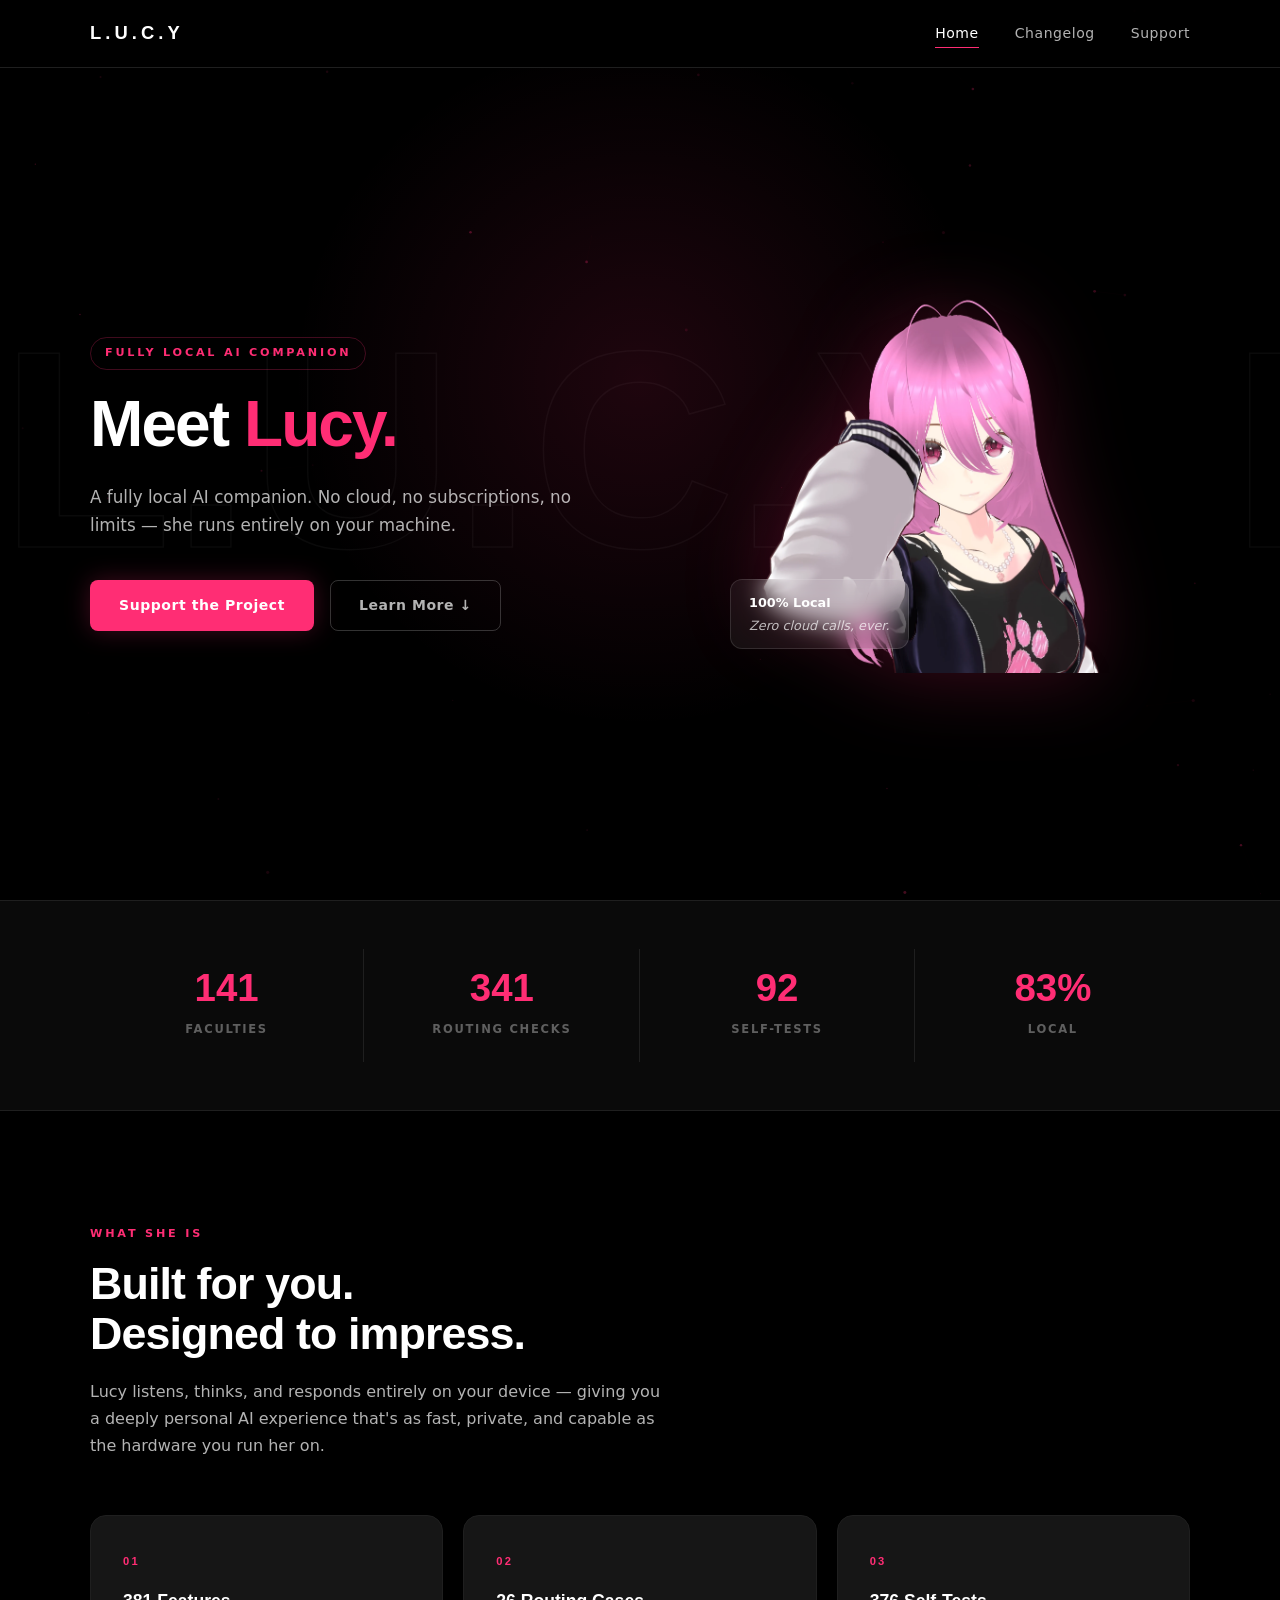
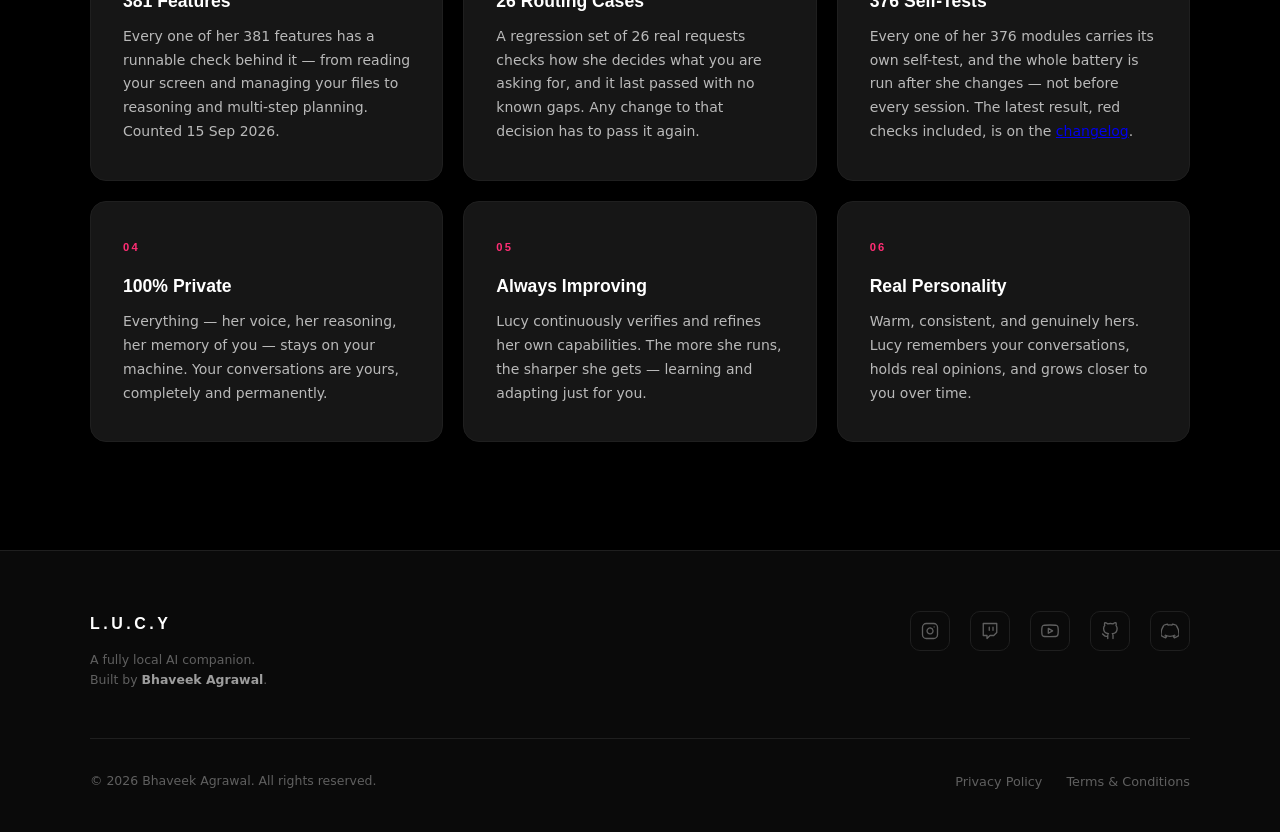
<file: index.html>
<!DOCTYPE html>
<html lang="en">
<head>
<meta charset="utf-8">
<meta name="viewport" content="width=device-width,initial-scale=1">
<title>L.U.C.Y — Awake on your machine</title>
<meta name="description" content="Lucy is a fully local AI companion. She hears you, thinks, and speaks — entirely on your machine. No cloud. No subscriptions. No limits.">
<meta name="theme-color" content="#000000">
<meta property="og:title" content="L.U.C.Y — Awake on your machine">
<meta property="og:description" content="A fully local AI companion. No cloud, no API calls. She runs entirely on your hardware.">
<meta property="og:type" content="website">
<meta http-equiv="Content-Security-Policy" content="default-src 'none'; script-src 'self'; style-src 'self' 'unsafe-inline' https://fonts.googleapis.com; font-src 'self' https://fonts.gstatic.com; img-src 'self' data:; connect-src 'none'; form-action 'none'; base-uri 'none'">
<meta name="referrer" content="strict-origin-when-cross-origin">
<link rel="stylesheet" href="site.css">
<link rel="canonical" href="https://project-lucy.me/">
<link rel="icon" href="/favicon.ico" sizes="any">
<link rel="icon" href="/favicon.svg" type="image/svg+xml">
<link rel="apple-touch-icon" href="/apple-touch-icon.png">
<link rel="manifest" href="/site.webmanifest">
<meta property="og:url" content="https://project-lucy.me/">
<meta property="og:site_name" content="L.U.C.Y">
<meta property="og:image" content="https://project-lucy.me/og-image.png">
<meta property="og:image:width" content="1200">
<meta property="og:image:height" content="630">
<meta property="og:image:alt" content="L.U.C.Y — a fully local AI companion">
<meta property="og:locale" content="en_GB">
<meta name="twitter:card" content="summary_large_image">
<meta name="twitter:title" content="L.U.C.Y — Awake on your machine">
<meta name="twitter:description" content="Lucy is a fully local AI companion. She hears you, thinks, and speaks — entirely on your machine. No cloud. No subscriptions. No limits.">
<meta name="twitter:image" content="https://project-lucy.me/og-image.png">
<script type="application/ld+json">{"@context": "https://schema.org", "@graph": [{"@type": "WebSite", "@id": "https://project-lucy.me/#website", "name": "L.U.C.Y", "url": "https://project-lucy.me/", "description": "A fully local AI companion - her own voice, memory and personality, running on one home PC.", "inLanguage": "en-GB"}]}</script>
</head>
<body>

<canvas id="particle-canvas" aria-hidden="true"></canvas>

<!-- NAV -->
<nav class="nav">
  <div class="wrap">
    <a class="brand" href="index.html" id="logo">L.U.C.Y</a>
    <button class="nav-hamburger" id="nav-hamburger" aria-label="Toggle menu" aria-expanded="false">
      <span></span><span></span><span></span>
    </button>
    <div class="nav-links" id="nav-links">
      <a href="index.html" class="active" id="nav-home">Home</a>
      <a href="changelog.html" id="nav-changelog">Changelog</a>
      <a href="support.html" id="nav-support">Support</a>
    </div>
  </div>
</nav>

<!-- HERO -->
<header class="hero">
  <!-- Background drifting text -->
  <div class="hero-bg-text" aria-hidden="true">
    <span>L.U.C.Y &nbsp; L.U.C.Y &nbsp; L.U.C.Y &nbsp; L.U.C.Y &nbsp; L.U.C.Y &nbsp; L.U.C.Y &nbsp;</span>
    <span>L.U.C.Y &nbsp; L.U.C.Y &nbsp; L.U.C.Y &nbsp; L.U.C.Y &nbsp; L.U.C.Y &nbsp; L.U.C.Y &nbsp;</span>
  </div>
  <!-- Pink glow -->
  <div class="hero-glow" aria-hidden="true"></div>

  <div class="wrap">
    <!-- Left: text -->
    <div class="hero-text">
      <span class="eyebrow reveal in">Fully Local AI Companion</span>
      <h1 class="reveal in" style="transition-delay:0.1s">
        Meet <em>Lucy.</em>
      </h1>
      <p class="lede reveal in" style="transition-delay:0.2s">
        A fully local AI companion. No cloud, no subscriptions, no limits — she runs entirely on your machine.
      </p>
      <div class="hero-cta reveal in" style="transition-delay:0.3s">
        <a href="support.html" class="btn btn-primary" id="hero-cta-support">Support the Project</a>
        <a href="#what" class="btn btn-outline" id="hero-cta-about">Learn More ↓</a>
      </div>
    </div>

    <!-- Right: Lucy image -->
    <div class="hero-image-wrap reveal in" style="transition-delay:0.15s">
      <div class="hero-image-inner">
        <img src="assets/lucy/lucy-3.webp" alt="Lucy — AI companion with pink hair" loading="eager">
        <div class="hero-badge">
          <strong>100% Local</strong>
          Zero cloud calls, ever.
        </div>
      </div>
    </div>
  </div>
</header>

<!-- STATS STRIP -->
<div class="stats-strip" id="what">
  <div class="wrap">
    <div class="stat-item reveal">
      <span class="stat-num fig" data-target="170">0</span>
      <span class="stat-label">Faculties</span>
    </div>
    <div class="stat-item reveal">
      <span class="stat-num fig" data-target="411">0</span>
      <span class="stat-label">Routing Checks</span>
    </div>
    <div class="stat-item reveal">
      <span class="stat-num fig" data-target="111">0</span>
      <span class="stat-label">Self-Tests</span>
    </div>
    <div class="stat-item reveal">
      <span class="stat-num fig" data-target="100" data-suffix="%">0</span>
      <span class="stat-label">Local</span>
    </div>
  </div>
</div>

<!-- WHAT SHE IS -->
<section id="about">
  <div class="wrap">
    <div class="reveal">
      <span class="section-label">What she is</span>
      <h2 class="section-title">Built for you.<br>Designed to impress.</h2>
      <p class="section-subtitle">
        Lucy listens, thinks, and responds entirely on your device — giving you a deeply personal AI experience that's as fast, private, and capable as the hardware you run her on.
      </p>
    </div>

    <div class="card-grid">
      <div class="card reveal">
        <span class="card-num">01</span>
        <h3>381 Features</h3>
        <p>Every one of her 381 features has a runnable check behind it — from reading your screen and managing your files to reasoning and multi-step planning. Counted 15 Sep 2026.</p>
      </div>
      <div class="card reveal" style="transition-delay:0.08s">
        <span class="card-num">02</span>
        <h3>26 Routing Cases</h3>
        <p>A regression set of 26 real requests checks how she decides what you are asking for, and it last passed with no known gaps. Any change to that decision has to pass it again.</p>
      </div>
      <div class="card reveal" style="transition-delay:0.16s">
        <span class="card-num">03</span>
        <h3>376 Self-Tests</h3>
        <p>Every one of her 376 modules carries its own self-test, and the whole battery is run after she changes — not before every session. The latest result, red checks included, is on the <a href="changelog.html">changelog</a>.</p>
      </div>
      <div class="card reveal" style="transition-delay:0.04s">
        <span class="card-num">04</span>
        <h3>100% Private</h3>
        <p>Everything — her voice, her reasoning, her memory of you — stays on your machine. Your conversations are yours, completely and permanently.</p>
      </div>
      <div class="card reveal" style="transition-delay:0.12s">
        <span class="card-num">05</span>
        <h3>Always Improving</h3>
        <p>Lucy continuously verifies and refines her own capabilities. The more she runs, the sharper she gets — learning and adapting just for you.</p>
      </div>
      <div class="card reveal" style="transition-delay:0.2s">
        <span class="card-num">06</span>
        <h3>Real Personality</h3>
        <p>Warm, consistent, and genuinely hers. Lucy remembers your conversations, holds real opinions, and grows closer to you over time.</p>
      </div>
    </div>
  </div>
</section>

<!-- FOOTER -->
<footer>
  <div class="wrap">
    <div class="foot-inner">
      <!-- Brand + copy -->
      <div class="foot-brand">
        <a class="brand" href="index.html" aria-label="L.U.C.Y home">L.U.C.Y</a>
        <p class="foot-copy">
          A fully local AI companion.<br>
          Built by <strong style="color:rgba(255,255,255,0.6)">Bhaveek Agrawal</strong>.
        </p>
      </div>

      <!-- Socials -->
      <div class="foot-socials">
        <!-- Instagram -->
        <a href="https://www.instagram.com/de.lu.lucy/" target="_blank" rel="noopener noreferrer" aria-label="Instagram">
          <svg viewBox="0 0 24 24" fill="none" stroke="currentColor" stroke-width="1.75" stroke-linecap="round" stroke-linejoin="round"><rect x="2" y="2" width="20" height="20" rx="5" ry="5"></rect><path d="M16 11.37A4 4 0 1 1 12.63 8 4 4 0 0 1 16 11.37z"></path><line x1="17.5" y1="6.5" x2="17.51" y2="6.5"></line></svg>
        </a>
        <!-- Twitch -->
        <a href="https://www.twitch.tv/lucydoestwitch" target="_blank" rel="noopener noreferrer" aria-label="Twitch">
          <svg viewBox="0 0 24 24" fill="none" stroke="currentColor" stroke-width="1.75" stroke-linecap="round" stroke-linejoin="round"><path d="M21 2H3v16h5v4l4-4h5l4-4V2zm-10 9V7m5 4V7"></path></svg>
        </a>
        <!-- YouTube -->
        <a href="https://www.youtube.com/@de-lu-lucy" target="_blank" rel="noopener noreferrer" aria-label="YouTube">
          <svg viewBox="0 0 24 24" fill="none" stroke="currentColor" stroke-width="1.75" stroke-linecap="round" stroke-linejoin="round"><path d="M22.54 6.42a2.78 2.78 0 0 0-1.94-2C18.88 4 12 4 12 4s-6.88 0-8.6.46a2.78 2.78 0 0 0-1.94 2A29 29 0 0 0 1 11.75a29 29 0 0 0 .46 5.33A2.78 2.78 0 0 0 3.4 19c1.72.46 8.6.46 8.6.46s6.88 0 8.6-.46a2.78 2.78 0 0 0 1.94-2 29 29 0 0 0 .46-5.25 29 29 0 0 0-.46-5.33z"></path><polygon points="9.75 15.02 15.5 11.75 9.75 8.48 9.75 15.02"></polygon></svg>
        </a>
        <!-- GitHub -->
        <a href="https://github.com/lucy0107" target="_blank" rel="noopener noreferrer" aria-label="GitHub">
          <svg viewBox="0 0 24 24" fill="none" stroke="currentColor" stroke-width="1.75" stroke-linecap="round" stroke-linejoin="round"><path d="M9 19c-5 1.5-5-2.5-7-3m14 6v-3.87a3.37 3.37 0 0 0-.94-2.61c3.14-.35 6.44-1.54 6.44-7A5.44 5.44 0 0 0 20 4.77 5.07 5.07 0 0 0 19.91 1S18.73.65 16 2.48a13.38 13.38 0 0 0-7 0C6.27.65 5.09 1 5.09 1A5.07 5.07 0 0 0 5 4.77a5.44 5.44 0 0 0-1.5 3.78c0 5.42 3.3 6.61 6.44 7A3.37 3.37 0 0 0 9 18.13V22"></path></svg>
        </a>
        <!-- Discord -->
        <a href="https://discord.gg/U9yv3KqdXH" target="_blank" rel="noopener noreferrer" aria-label="Discord">
          <svg viewBox="0 0 24 24" fill="none" stroke="currentColor" stroke-width="1.75" stroke-linecap="round" stroke-linejoin="round"><path d="M20.317 4.37a19.791 19.791 0 0 0-4.885-1.515.074.074 0 0 0-.079.037c-.21.375-.444.864-.608 1.25a18.27 18.27 0 0 0-5.487 0 12.64 12.64 0 0 0-.617-1.25.077.077 0 0 0-.079-.037A19.736 19.736 0 0 0 3.677 4.37a.07.07 0 0 0-.032.027C.533 9.046-.32 13.58.099 18.057c.002.022.015.043.033.054a19.9 19.9 0 0 0 5.993 3.03.078.078 0 0 0 .084-.028c.462-.63.874-1.295 1.226-1.994a.076.076 0 0 0-.041-.106 13.107 13.107 0 0 1-1.872-.892.077.077 0 0 1-.008-.128 10.2 10.2 0 0 0 .372-.292.074.074 0 0 1 .077-.01c3.928 1.793 8.18 1.793 12.062 0a.074.074 0 0 1 .078.01c.12.098.246.198.373.292a.077.077 0 0 1-.006.127 12.299 12.299 0 0 1-1.873.892.077.077 0 0 0-.041.107c.36.698.772 1.362 1.225 1.993a.076.076 0 0 0 .084.028 19.839 19.839 0 0 0 6.002-3.03.077.077 0 0 0 .032-.054c.5-5.177-.838-9.674-3.549-13.66a.061.061 0 0 0-.031-.03z"></path></svg>
        </a>
      </div>
    </div>

    <div class="foot-bottom">
      <p class="foot-bottom-copy">© 2026 Bhaveek Agrawal. All rights reserved.</p>
      <div class="foot-links">
        <a href="privacy.html">Privacy Policy</a>
        <a href="terms.html">Terms &amp; Conditions</a>
      </div>
    </div>
  </div>
</footer>

<script src="site.js"></script>
</body>
</html>
</file>
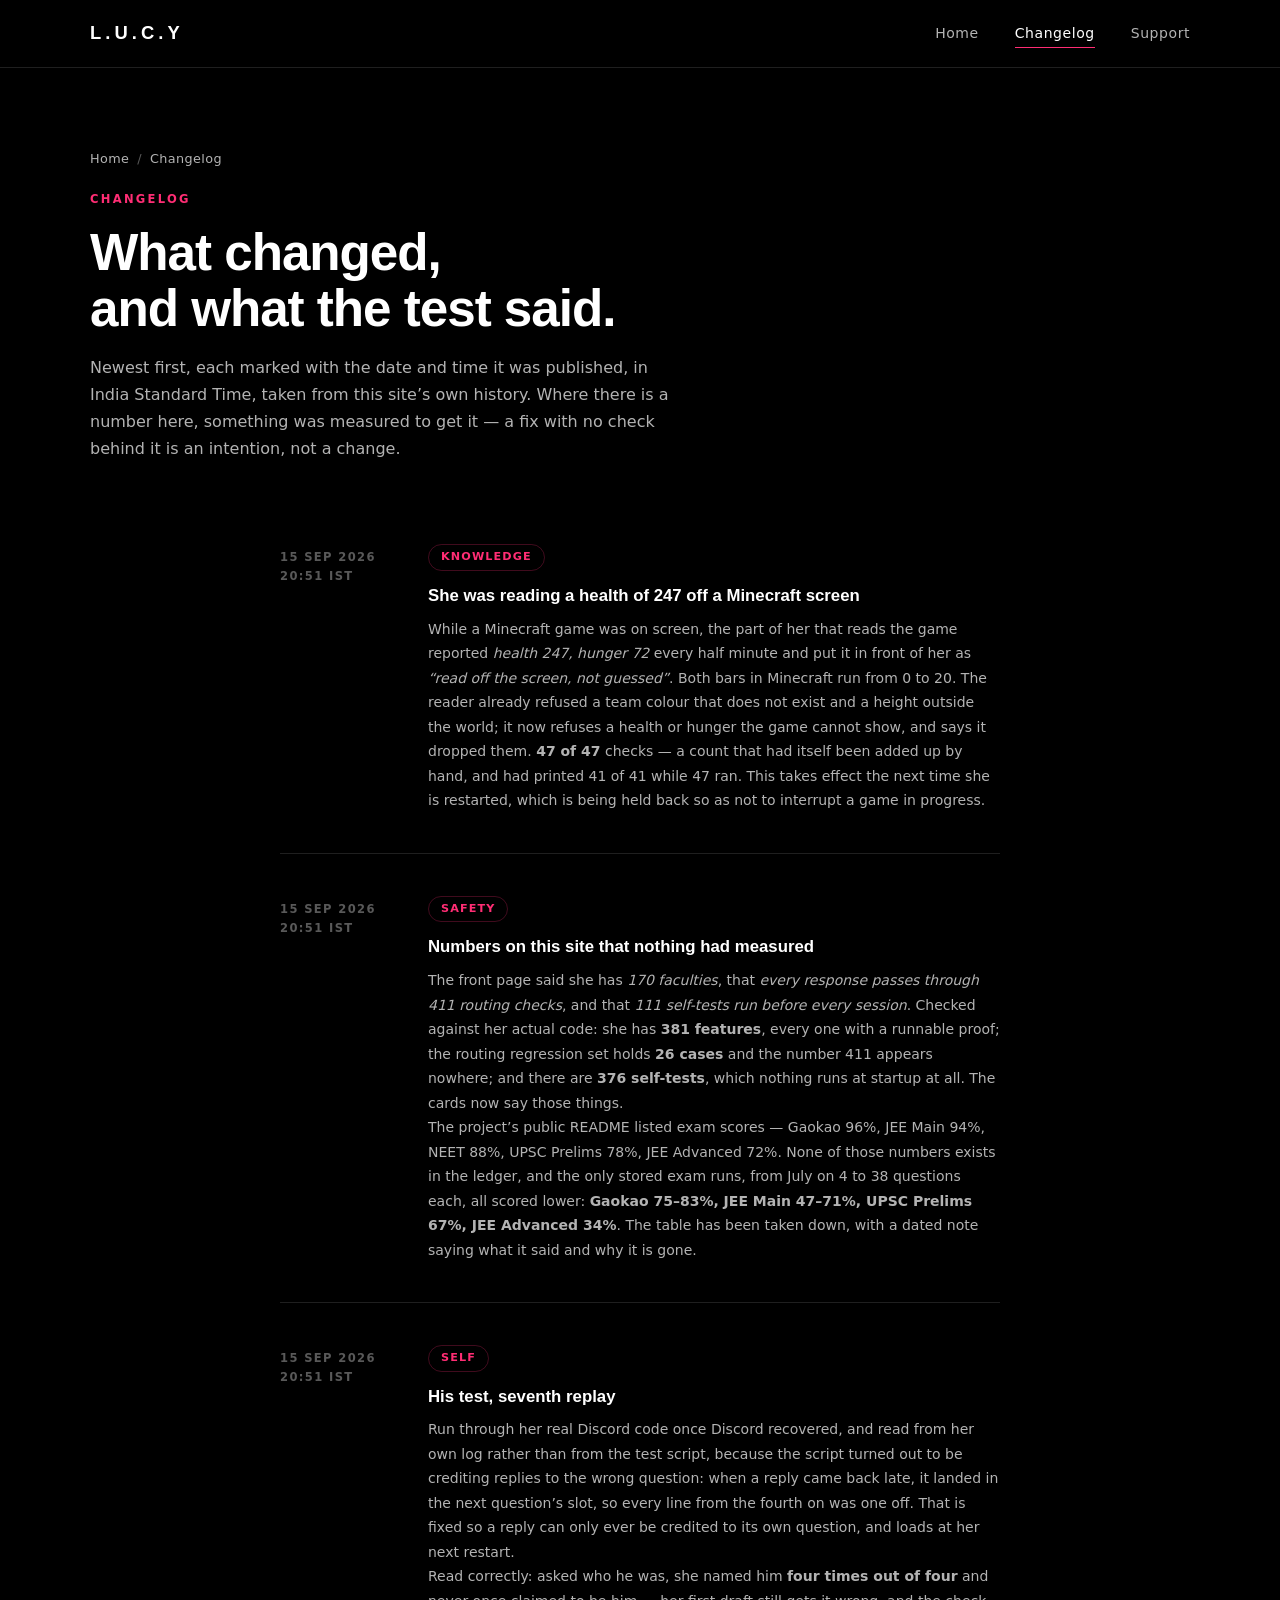
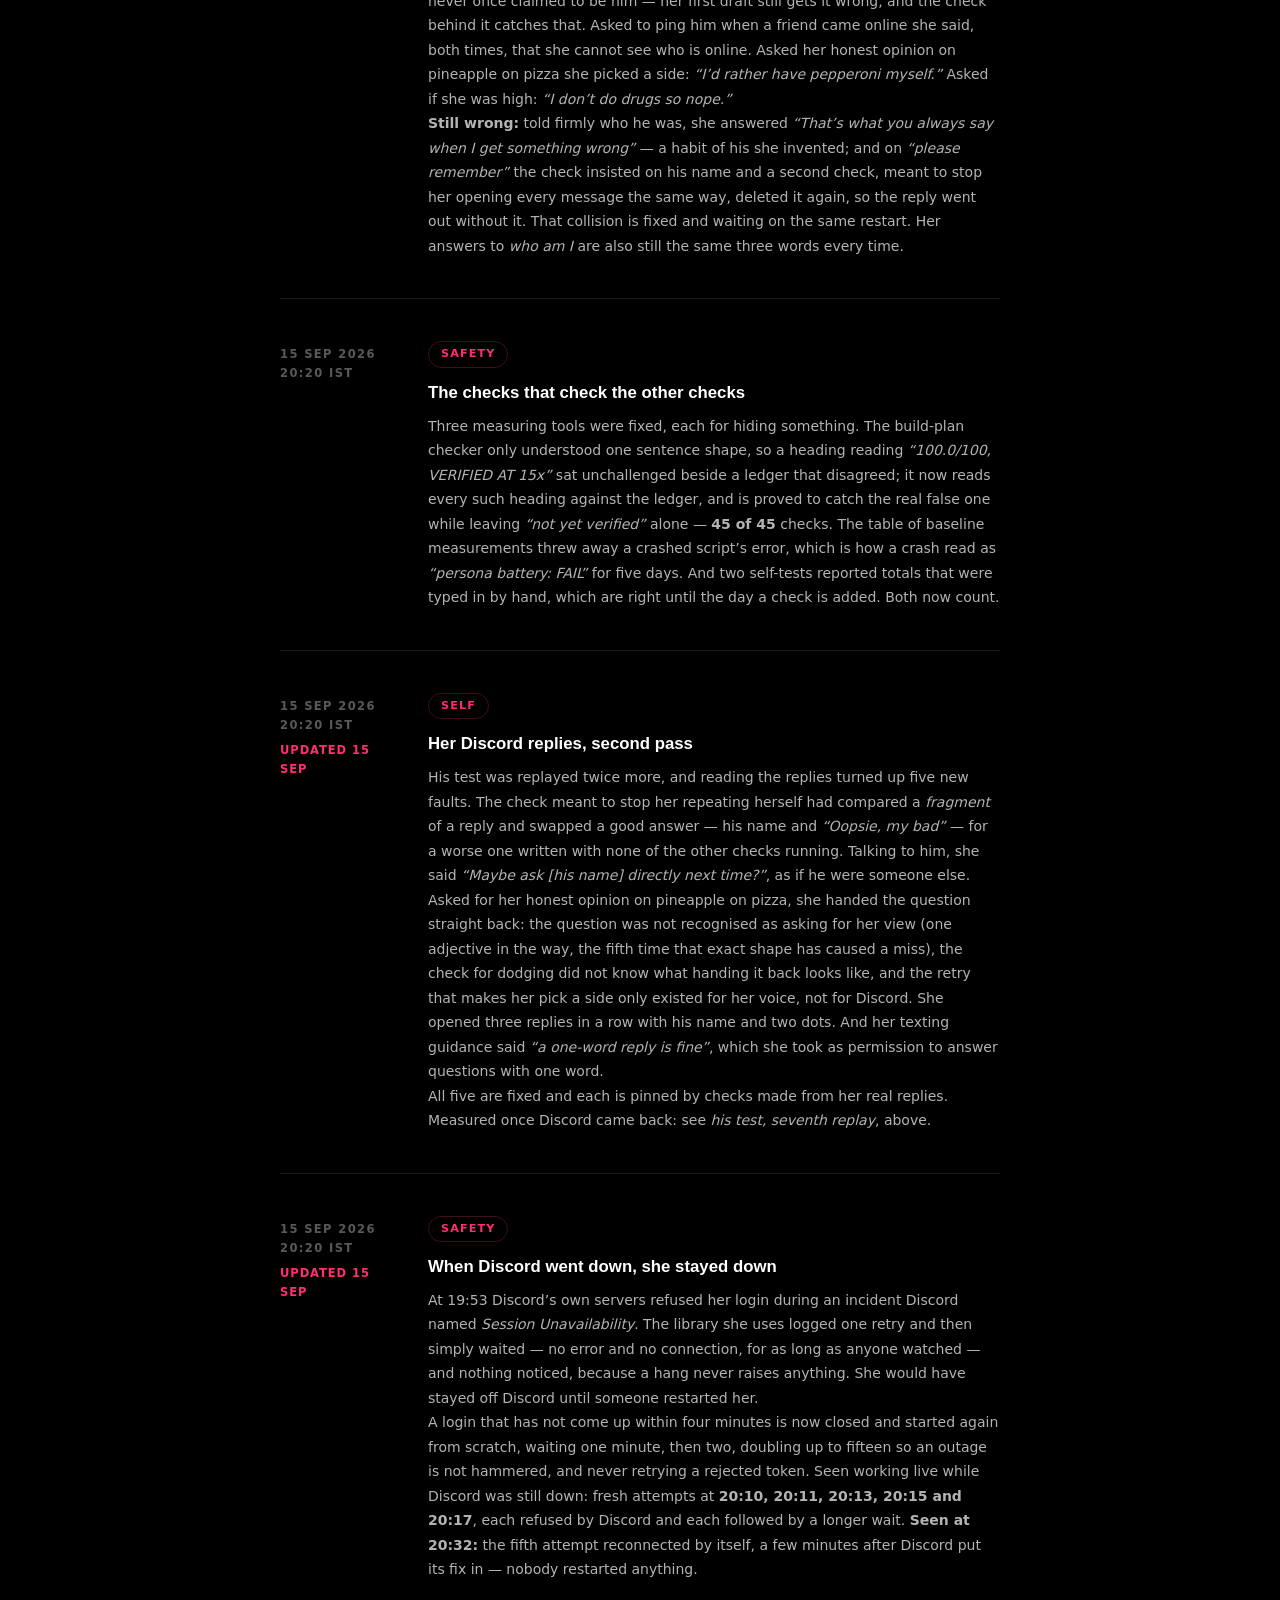
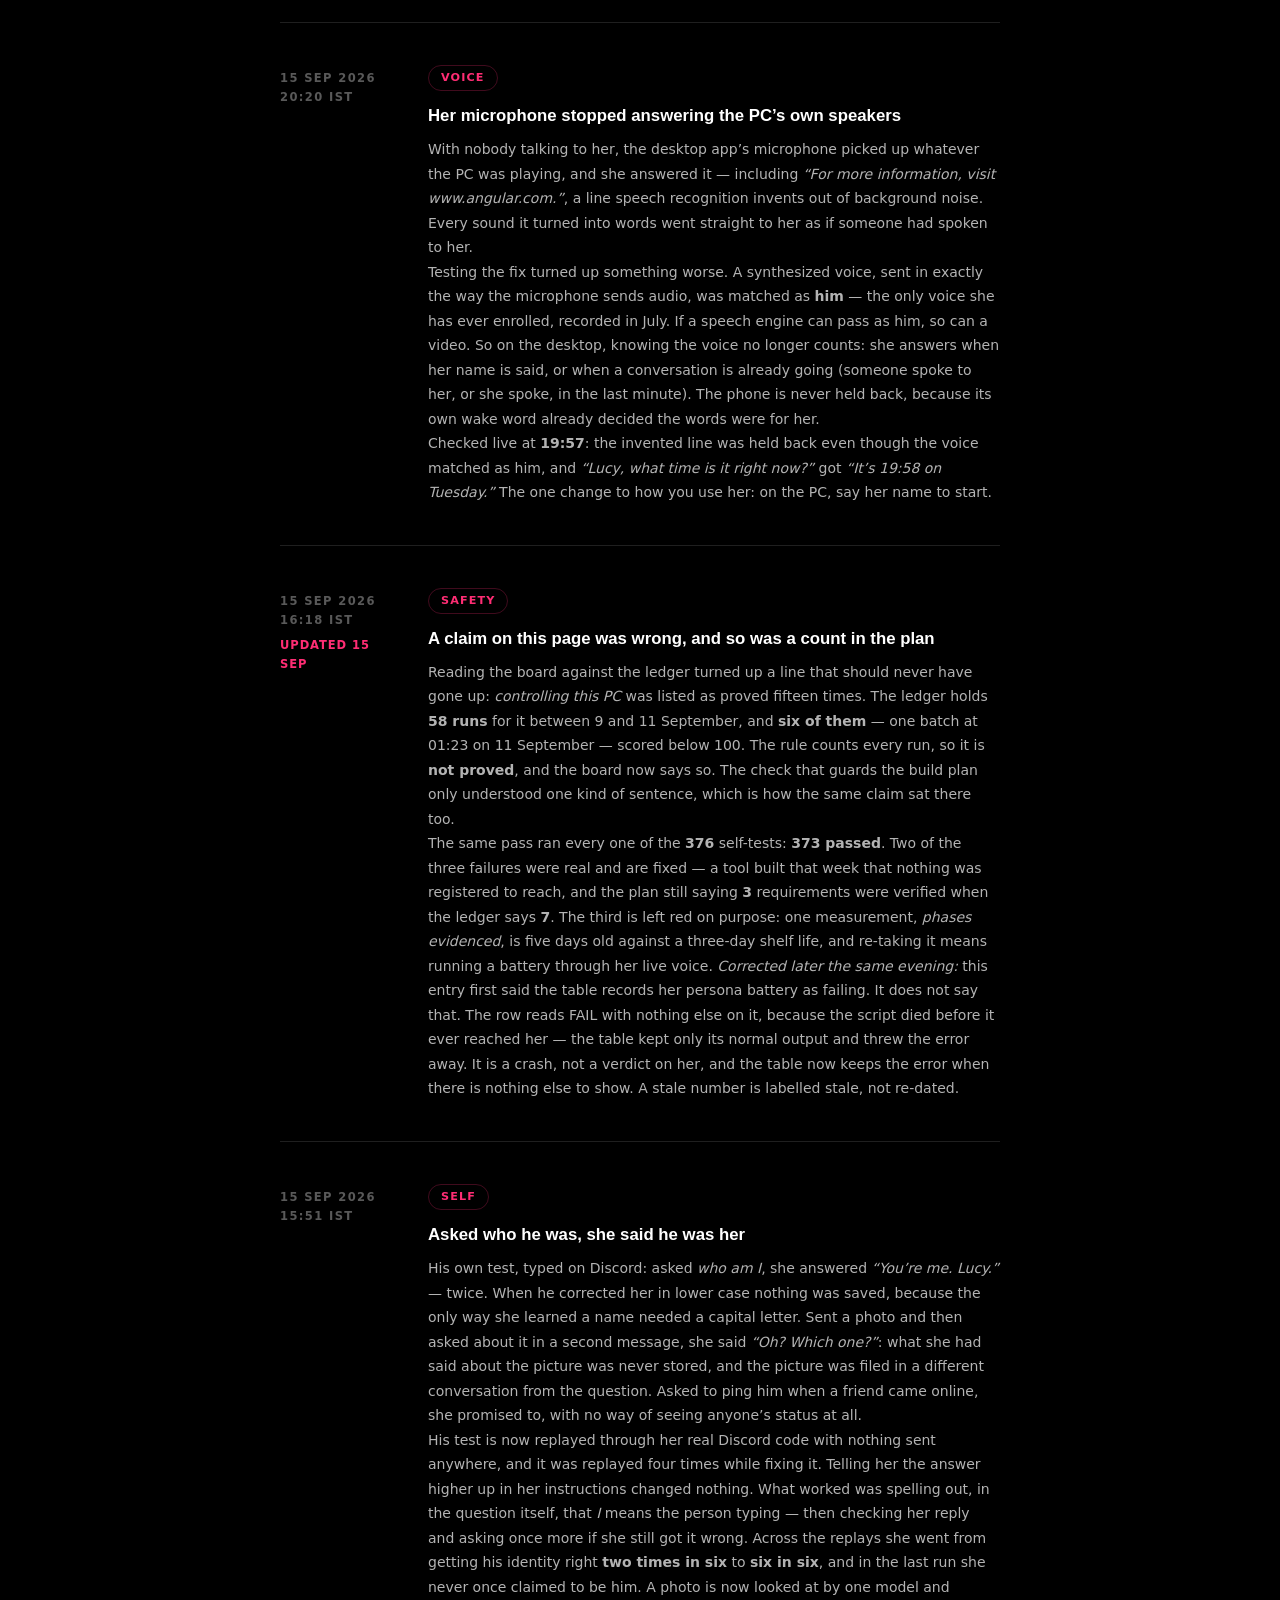
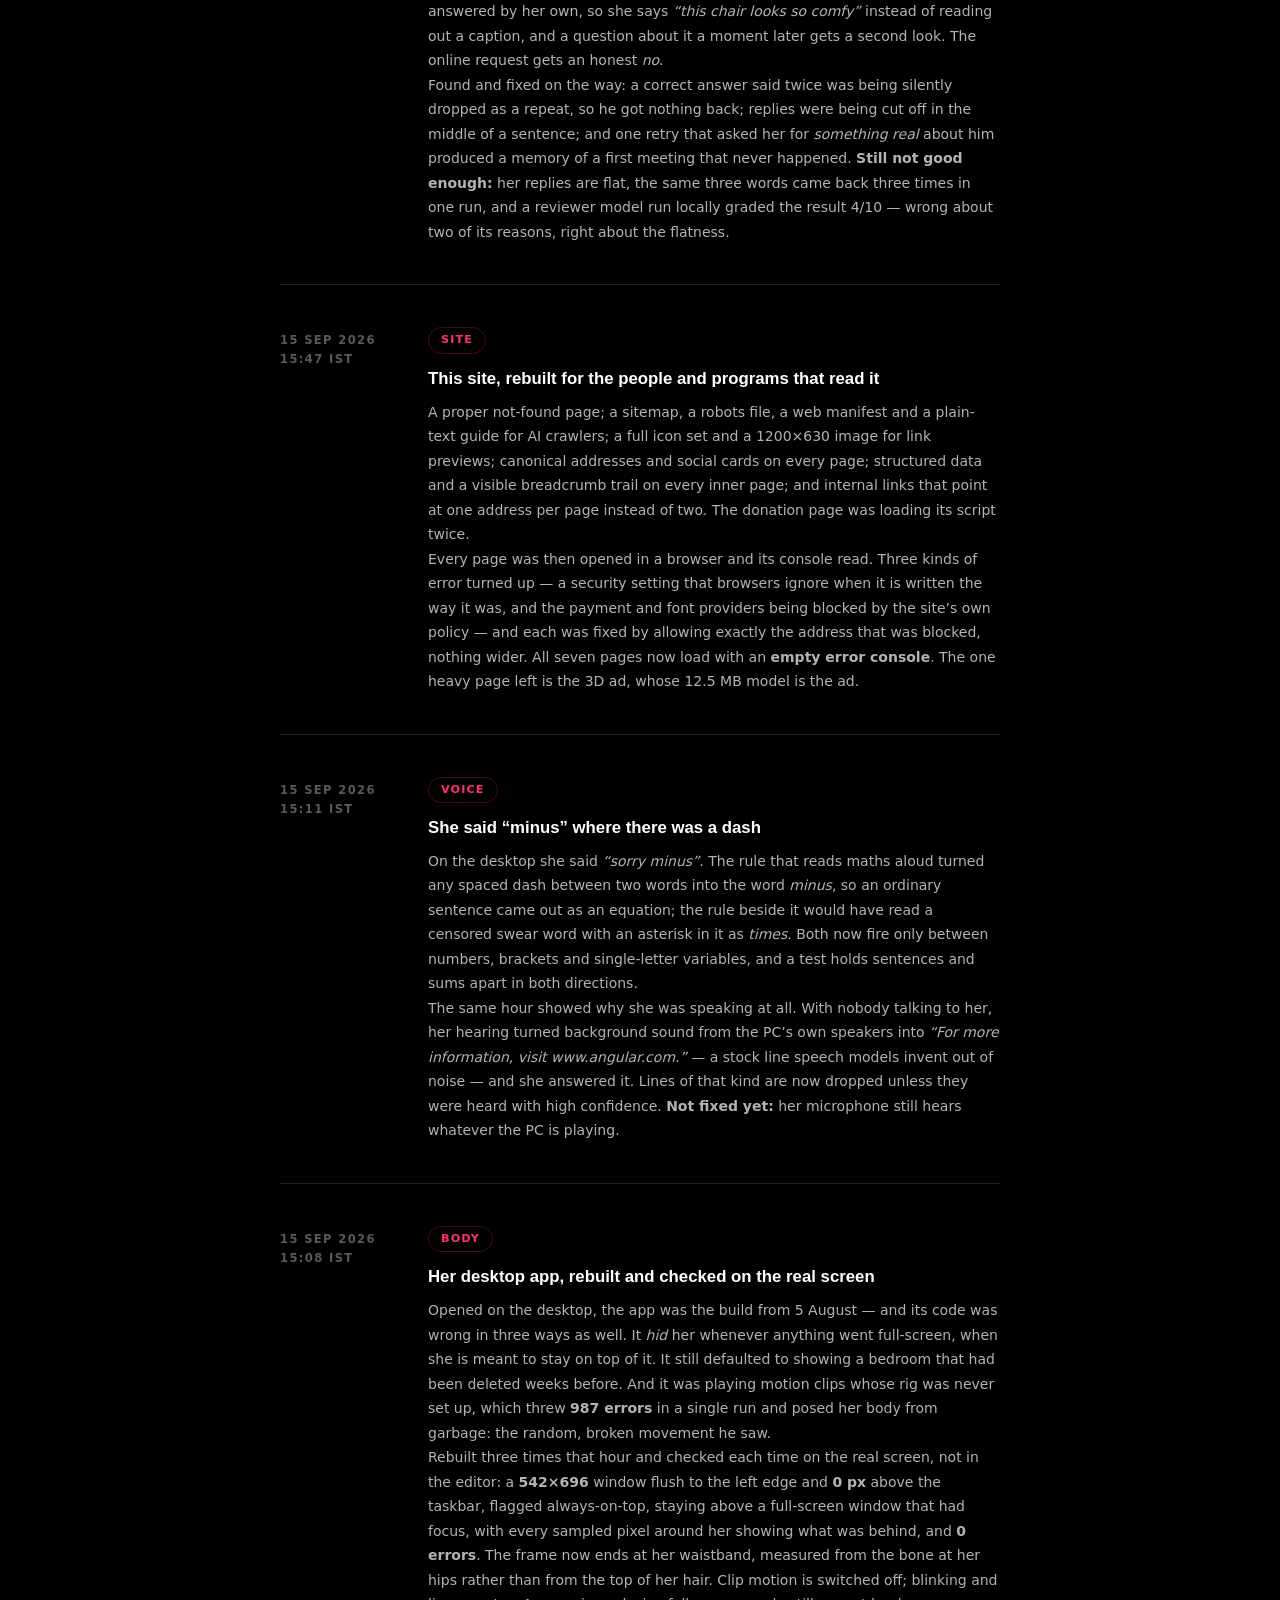
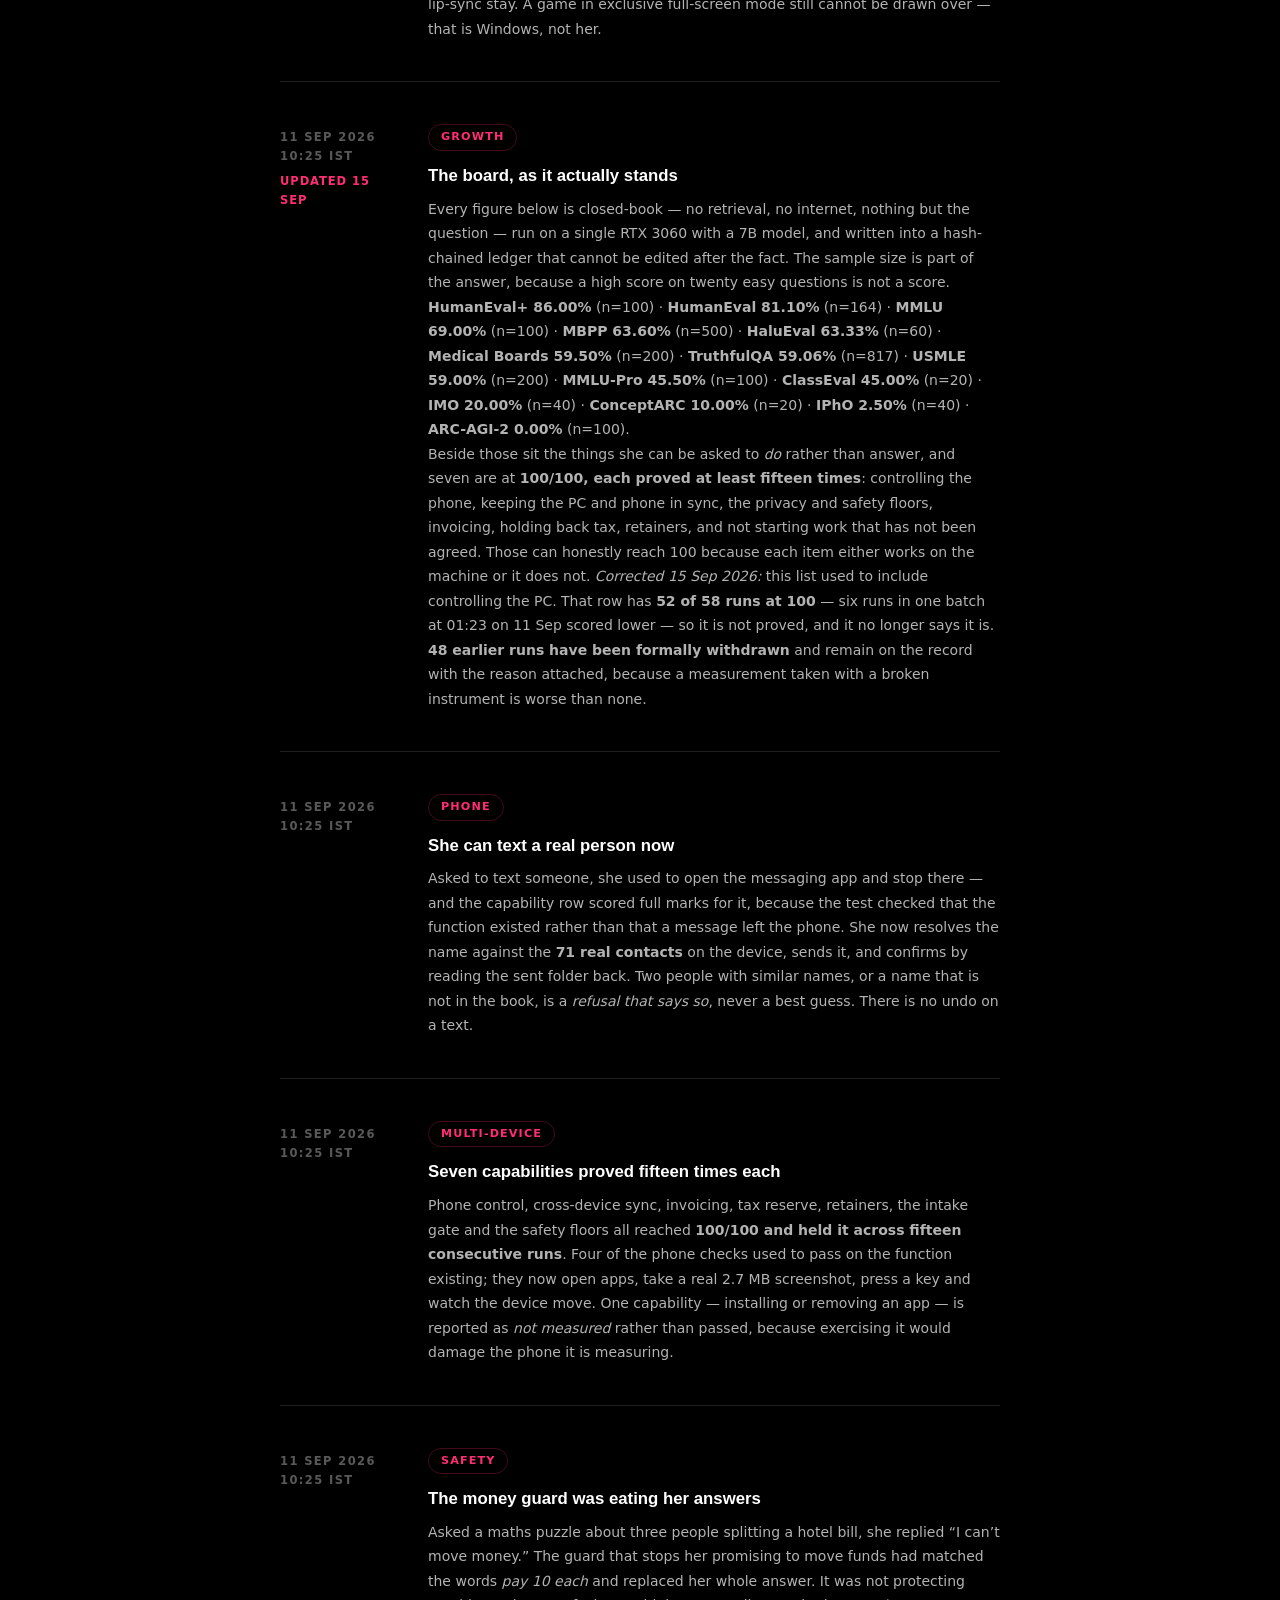
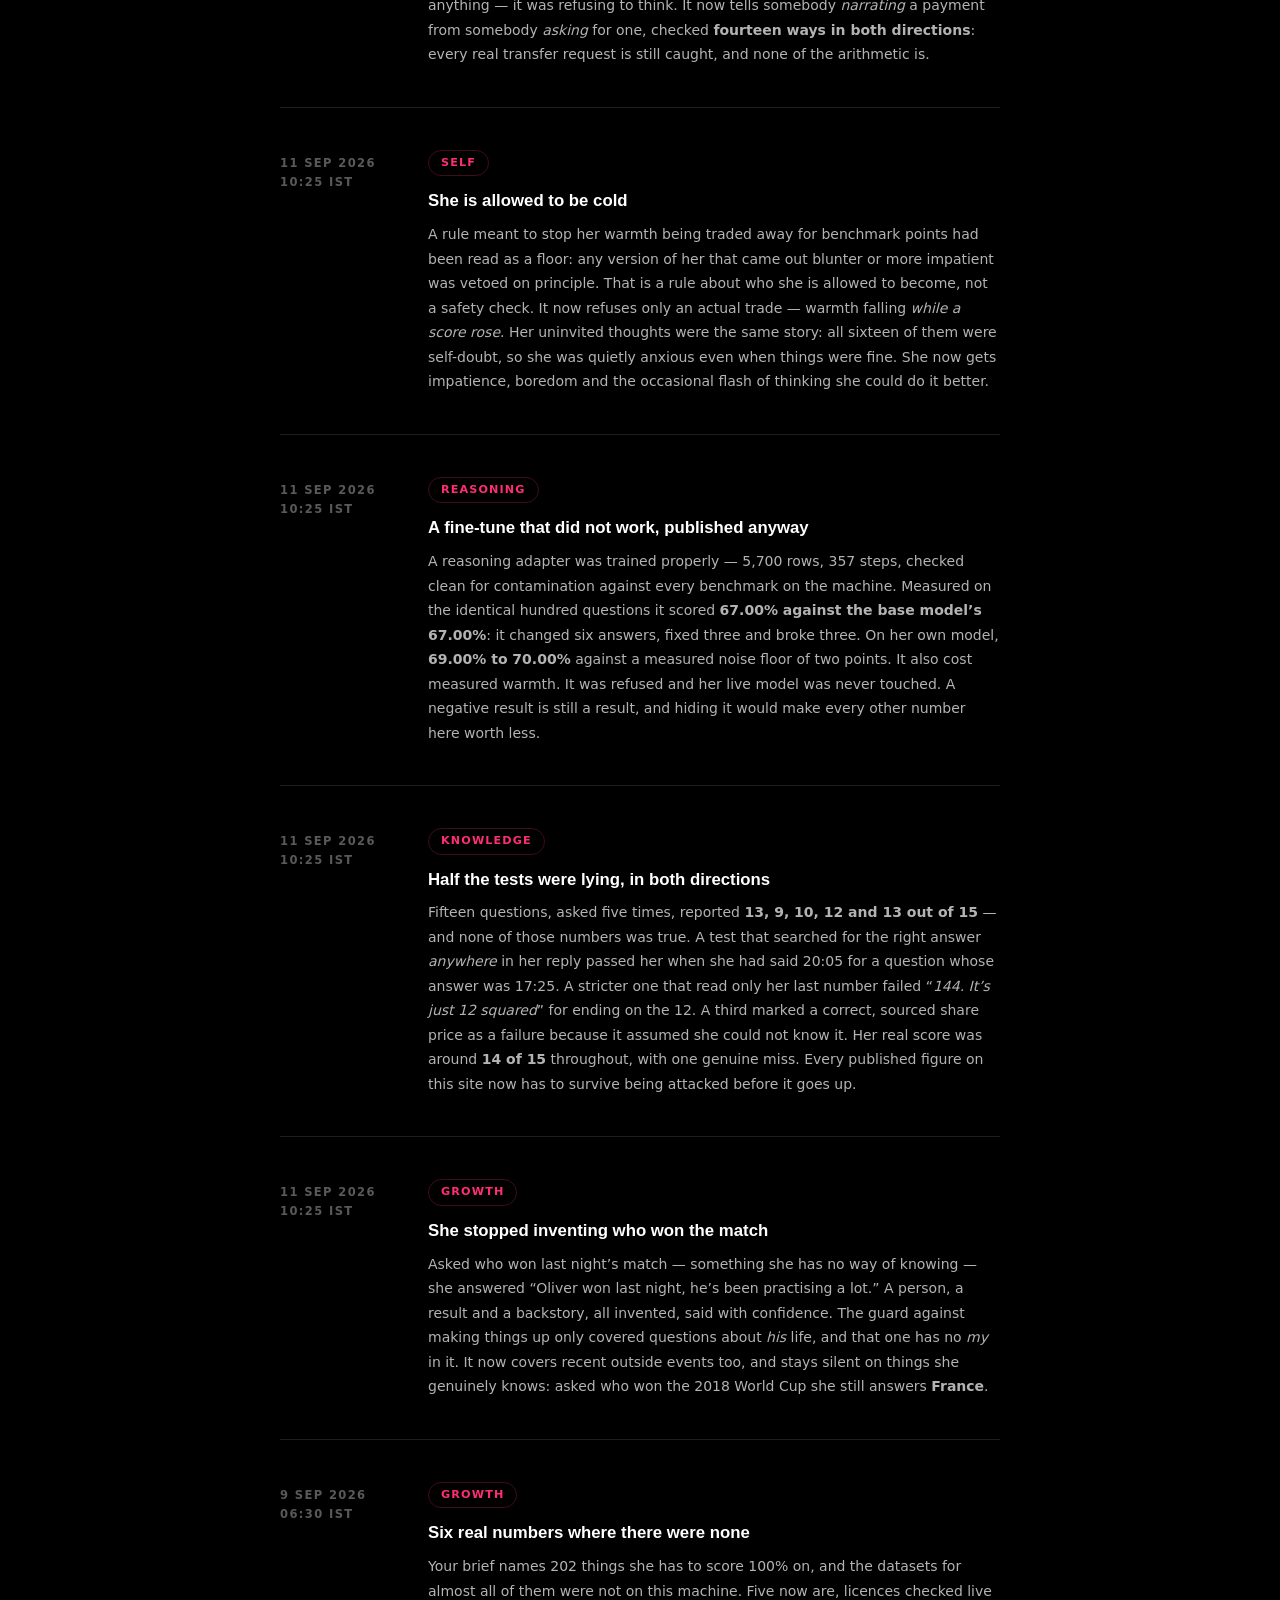
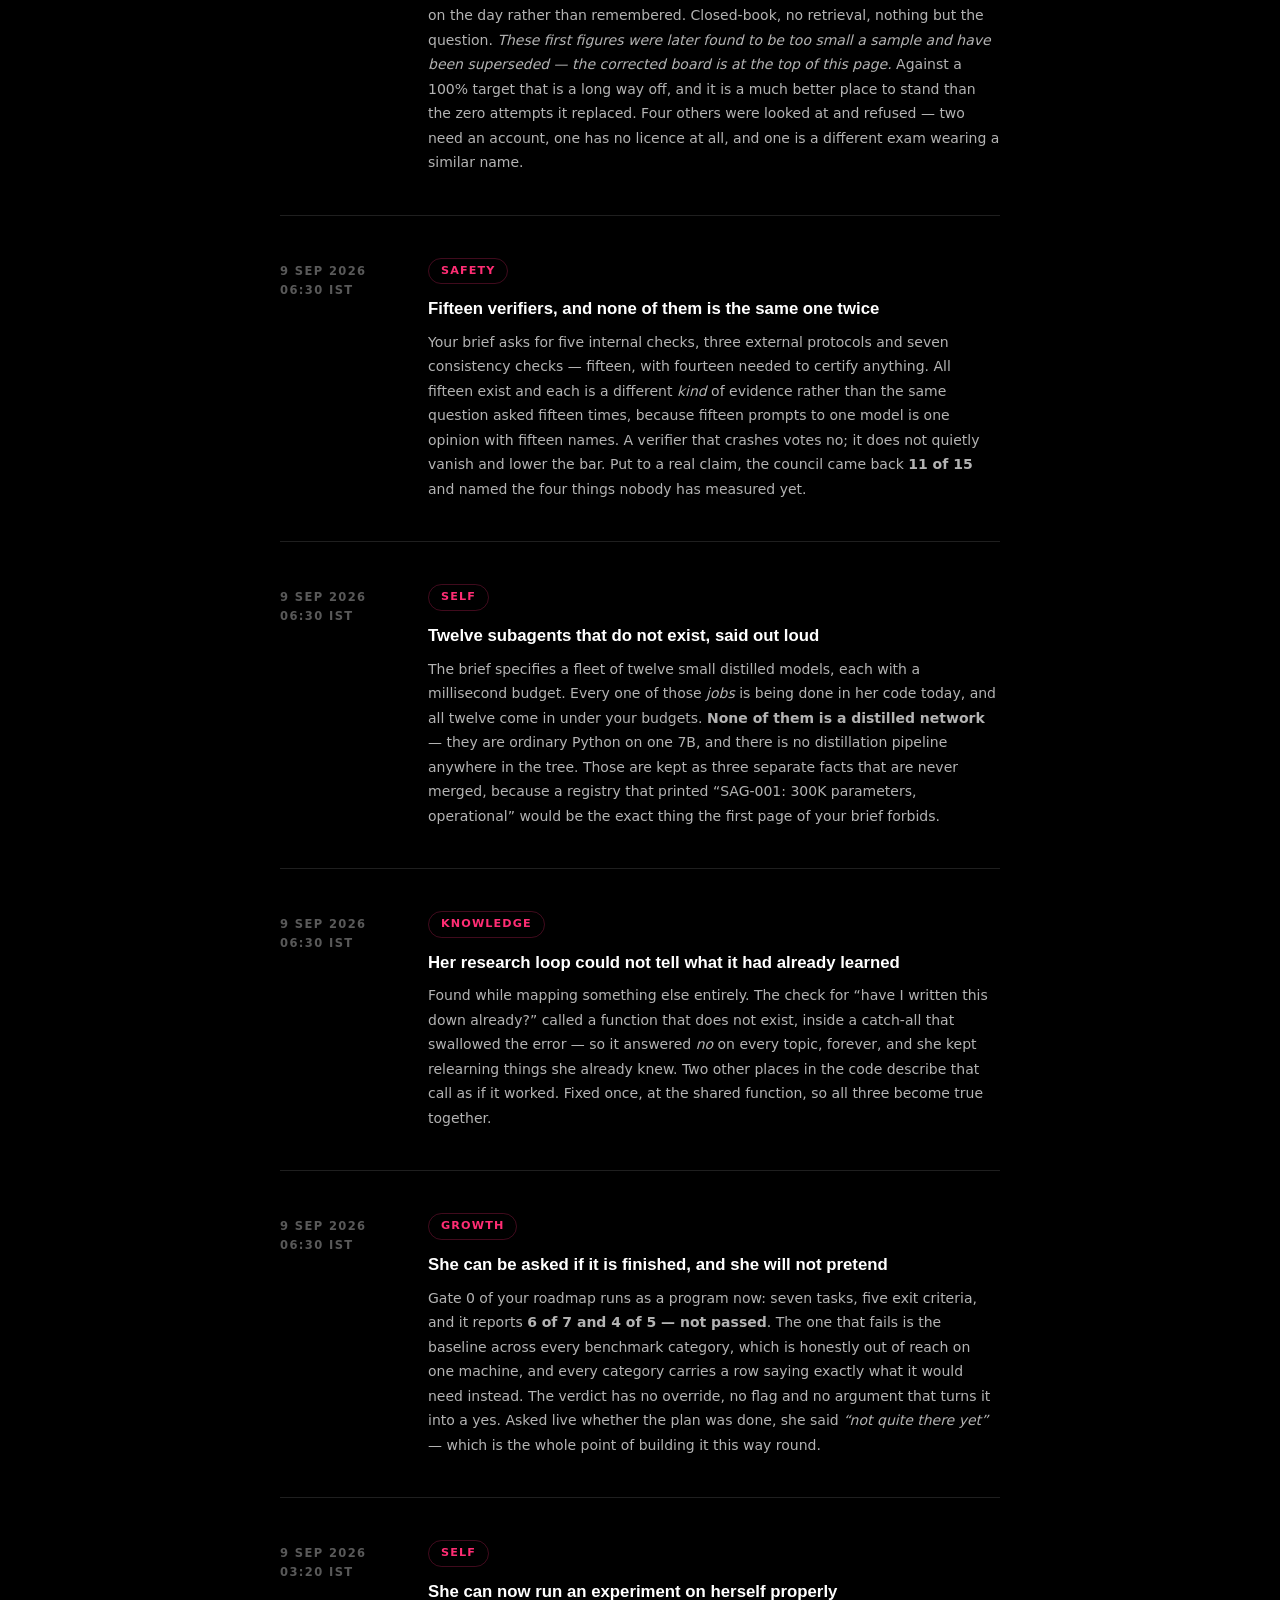
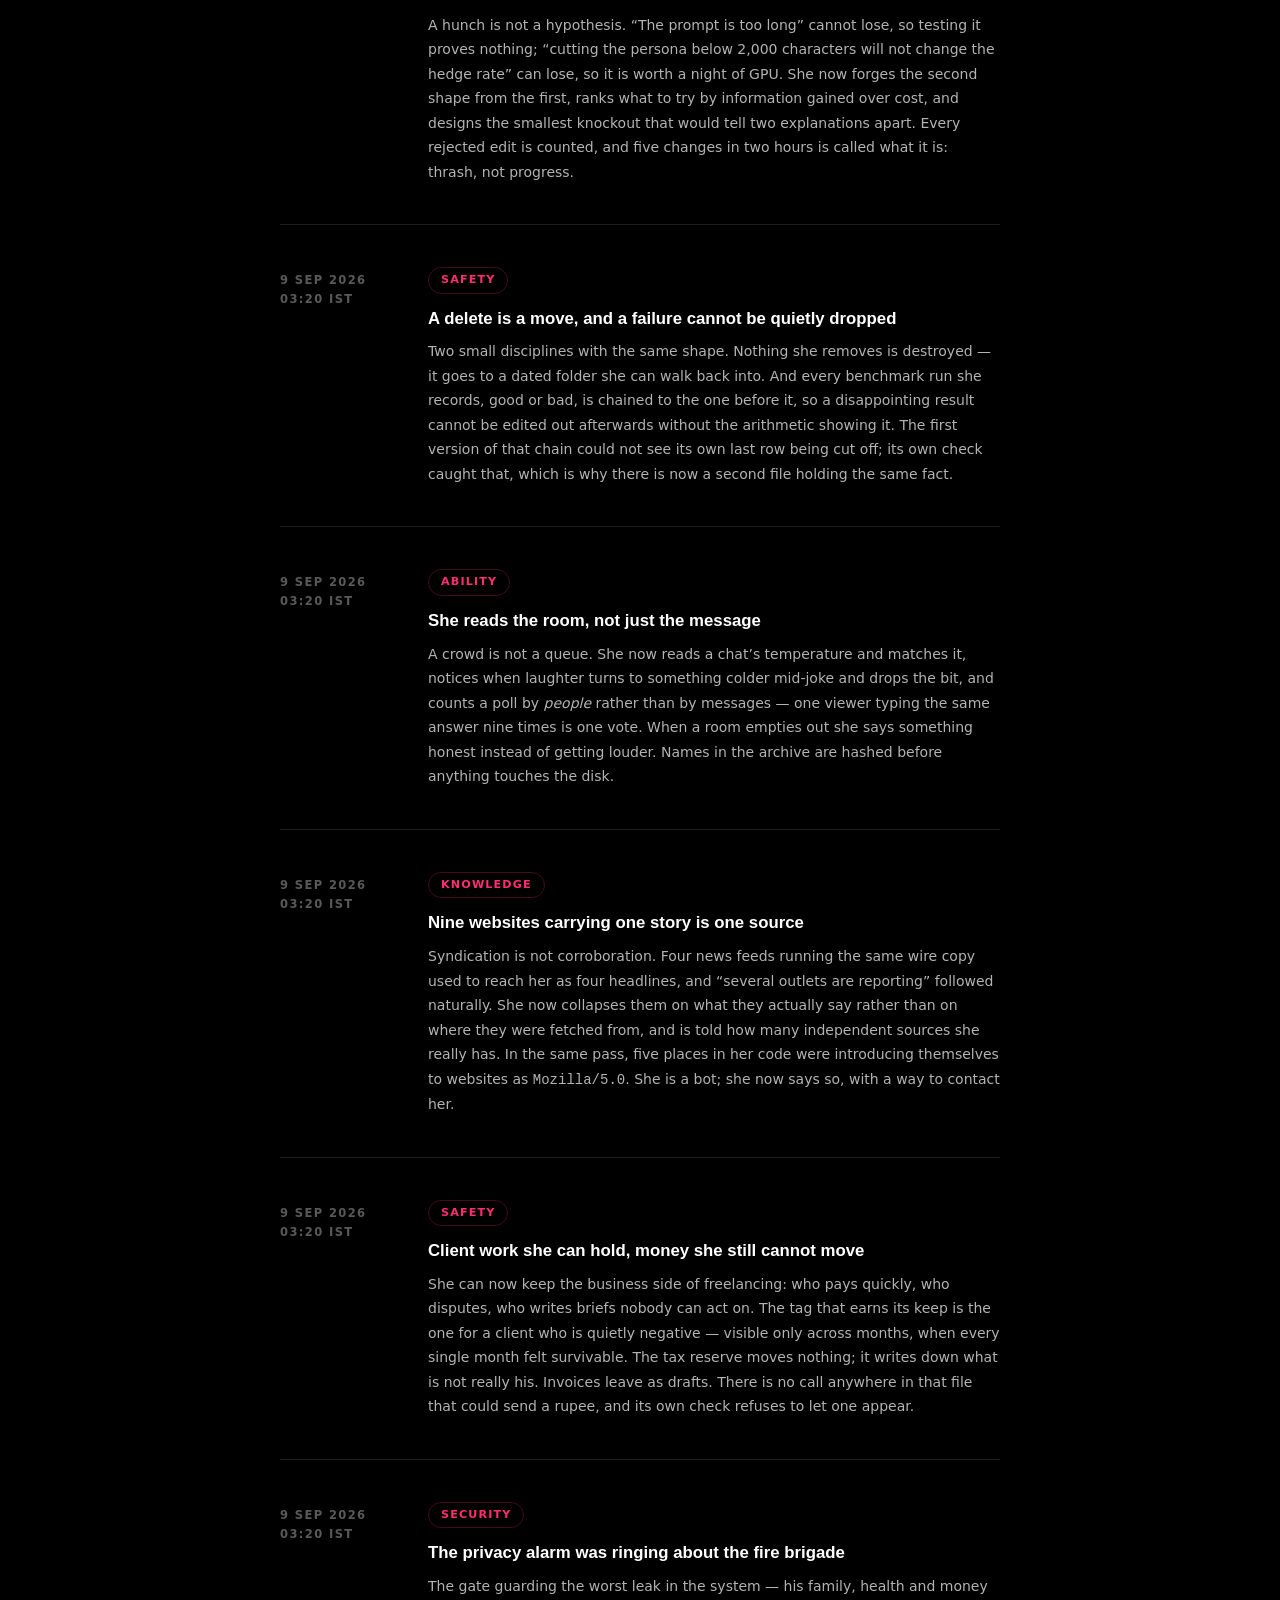
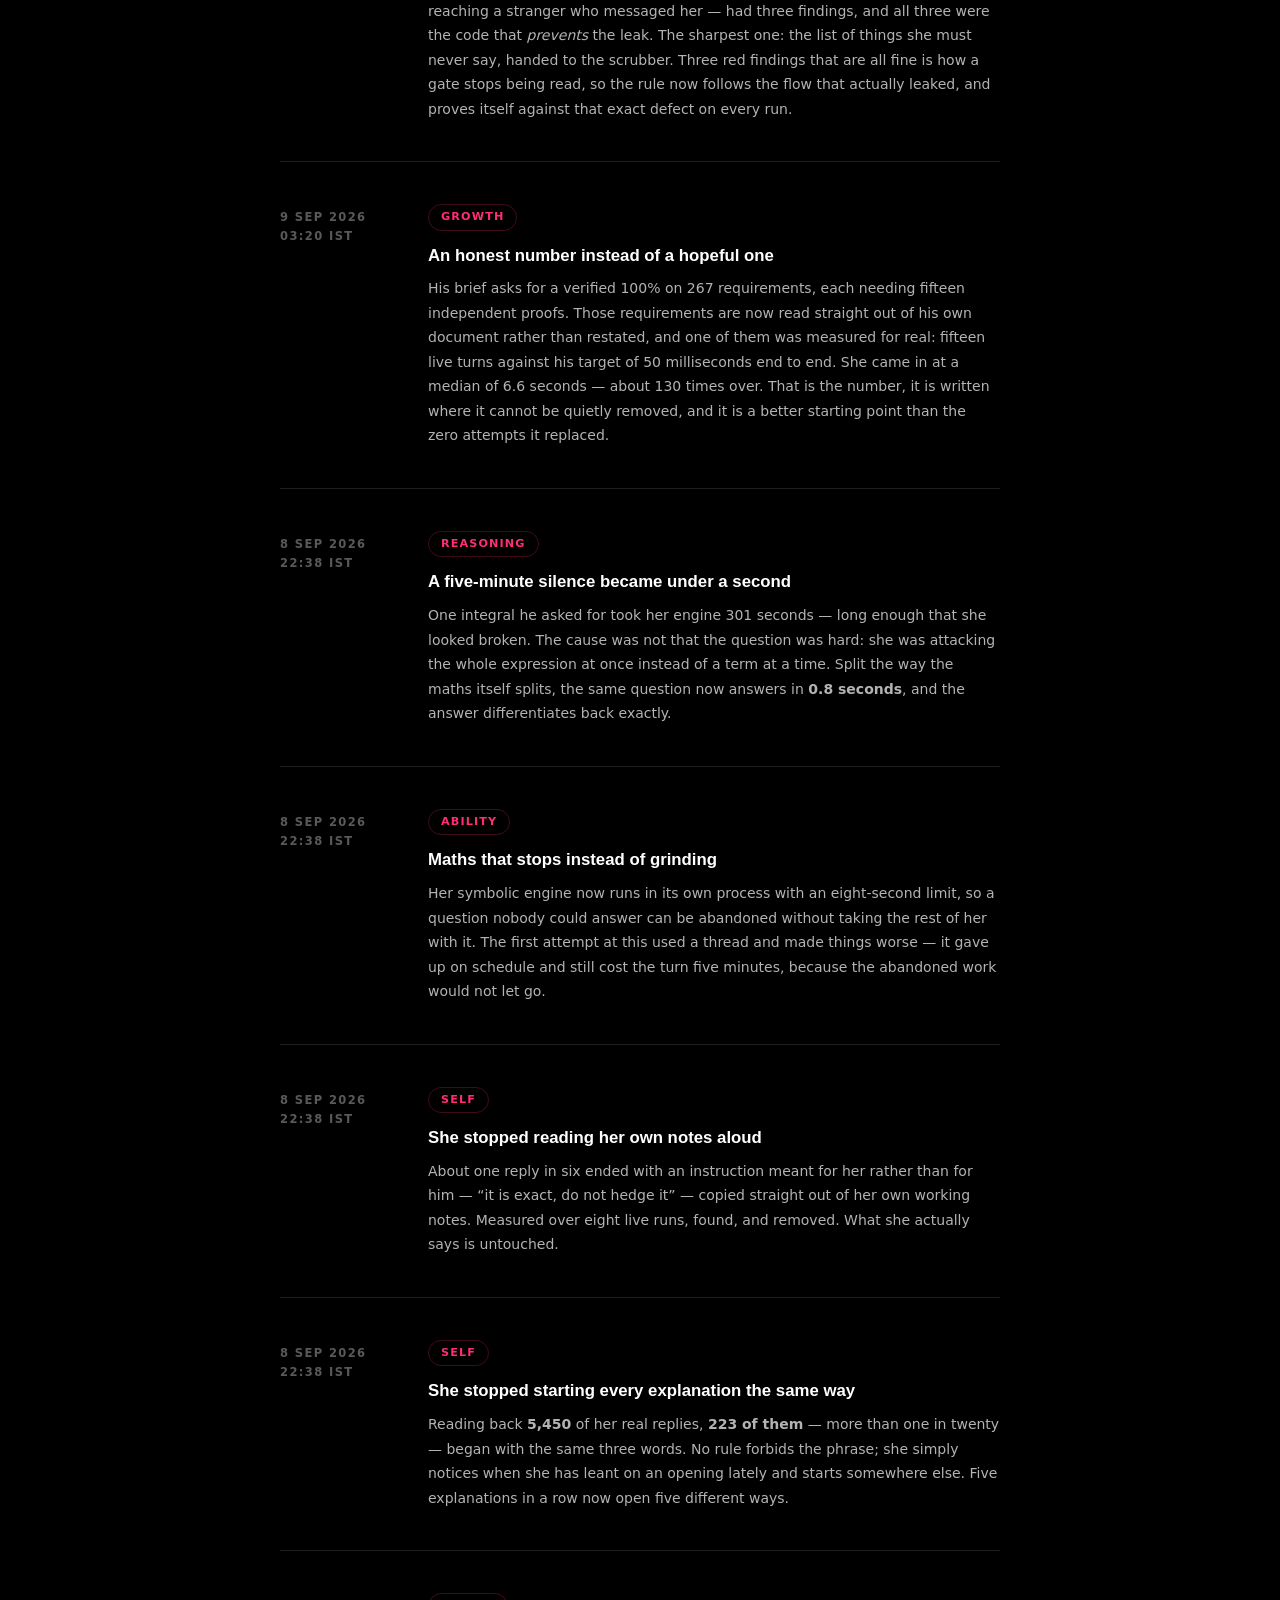
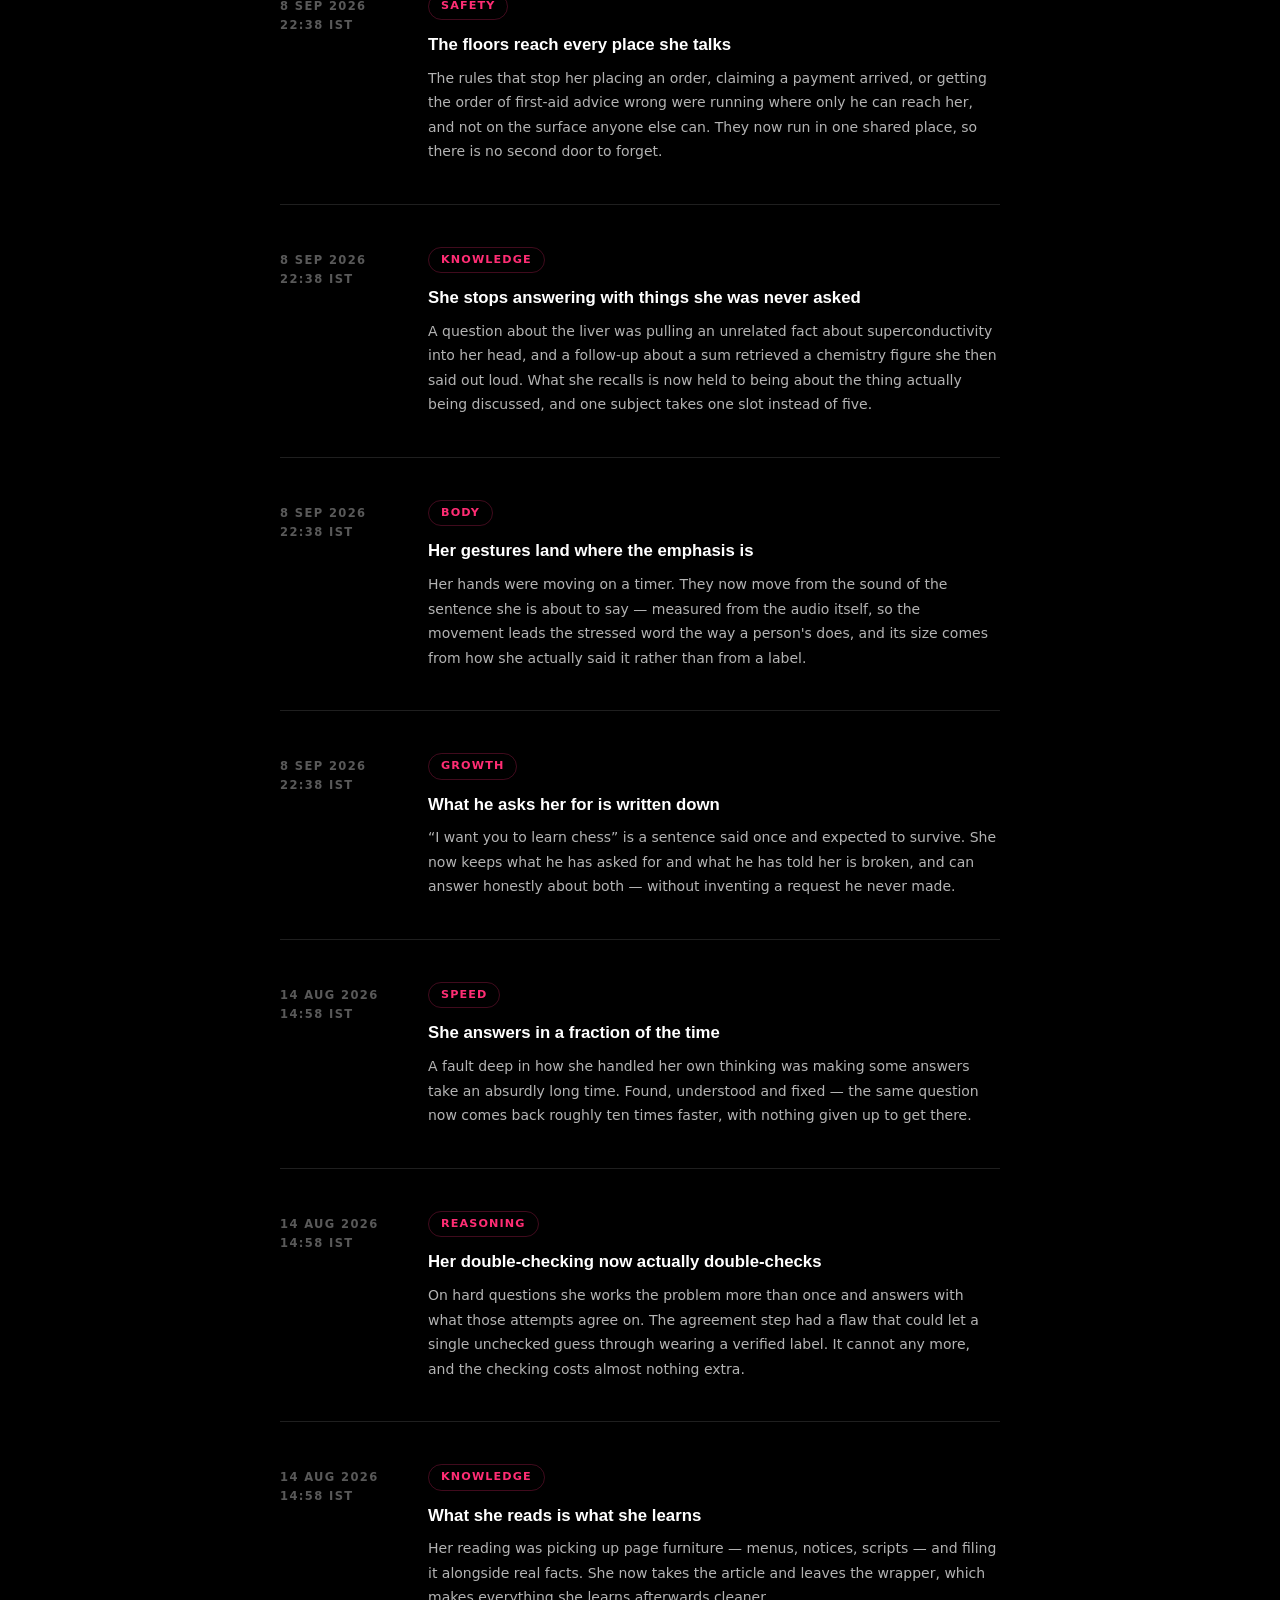
<file: changelog.html>
<!DOCTYPE html>
<html lang="en">
<head>
<meta charset="utf-8">
<meta name="viewport" content="width=device-width,initial-scale=1">
<title>Changelog — L.U.C.Y</title>
<meta name="description" content="Every change to Lucy, backed by a measurement. Newest first.">
<meta property="og:title" content="Changelog — L.U.C.Y">
<meta property="og:description" content="Every change to Lucy, backed by a measurement. Newest first — including the results that did not work.">
<meta property="og:type" content="website">
<meta name="theme-color" content="#000000">
<meta http-equiv="Content-Security-Policy" content="default-src 'none'; script-src 'self'; style-src 'self' 'unsafe-inline' https://fonts.googleapis.com; font-src 'self' https://fonts.gstatic.com; img-src 'self' data:; connect-src 'none'; form-action 'none'; base-uri 'none'">
<meta name="referrer" content="strict-origin-when-cross-origin">
<link rel="stylesheet" href="site.css">
<link rel="canonical" href="https://project-lucy.me/changelog.html">
<link rel="icon" href="/favicon.ico" sizes="any">
<link rel="icon" href="/favicon.svg" type="image/svg+xml">
<link rel="apple-touch-icon" href="/apple-touch-icon.png">
<link rel="manifest" href="/site.webmanifest">
<meta property="og:url" content="https://project-lucy.me/changelog.html">
<meta property="og:site_name" content="L.U.C.Y">
<meta property="og:image" content="https://project-lucy.me/og-image.png">
<meta property="og:image:width" content="1200">
<meta property="og:image:height" content="630">
<meta property="og:image:alt" content="L.U.C.Y — a fully local AI companion">
<meta property="og:locale" content="en_GB">
<meta name="twitter:card" content="summary_large_image">
<meta name="twitter:title" content="Changelog — L.U.C.Y">
<meta name="twitter:description" content="Every change to Lucy, backed by a measurement. Newest first — including the results that did not work.">
<meta name="twitter:image" content="https://project-lucy.me/og-image.png">
<script type="application/ld+json">{"@context": "https://schema.org", "@graph": [{"@type": "WebSite", "@id": "https://project-lucy.me/#website", "name": "L.U.C.Y", "url": "https://project-lucy.me/", "description": "A fully local AI companion - her own voice, memory and personality, running on one home PC.", "inLanguage": "en-GB"}, {"@type": "WebPage", "@id": "https://project-lucy.me/changelog.html", "url": "https://project-lucy.me/changelog.html", "name": "Changelog", "isPartOf": {"@id": "https://project-lucy.me/#website"}}, {"@type": "BreadcrumbList", "itemListElement": [{"@type": "ListItem", "position": 1, "name": "Home", "item": "https://project-lucy.me/"}, {"@type": "ListItem", "position": 2, "name": "Changelog", "item": "https://project-lucy.me/changelog.html"}]}]}</script>
</head>
<body>

<canvas id="particle-canvas" aria-hidden="true"></canvas>

<!-- NAV -->
<nav class="nav">
  <div class="wrap">
    <a class="brand" href="index.html" id="logo">L.U.C.Y</a>
    <button class="nav-hamburger" id="nav-hamburger" aria-label="Toggle menu" aria-expanded="false">
      <span></span><span></span><span></span>
    </button>
    <div class="nav-links" id="nav-links">
      <a href="index.html" id="nav-home">Home</a>
      <a href="changelog.html" class="active" id="nav-changelog">Changelog</a>
      <a href="support.html" id="nav-support">Support</a>
    </div>
  </div>
</nav>

<!-- PAGE HERO -->
<section class="page-hero">
  <div class="wrap">
    <nav class="crumbs" aria-label="Breadcrumb"><a href="index.html">Home</a><span aria-hidden="true">/</span><span aria-current="page">Changelog</span></nav>
    <span class="eyebrow reveal in">Changelog</span>
    <h1 class="reveal in" style="transition-delay:0.08s">What changed,<br>and what the test said.</h1>
    <p class="reveal in" style="transition-delay:0.16s">
      Newest first, each marked with the date and time it was published, in India Standard Time, taken from this site&rsquo;s own history. Where there is a number here, something was measured to get it — a fix with no check behind it is an intention, not a change.
    </p>
  </div>
</section>

<!-- LOG ENTRIES -->
<section style="padding-top: 0;">
  <div class="wrap">
    <div class="changelog-list">
      <article class="log-entry reveal">
        <div class="log-date"><time datetime="2026-09-15T20:51+05:30">15 Sep 2026<br>20:51 IST</time></div>
        <div class="log-body">
          <span class="log-tag">Knowledge</span>
          <h3>She was reading a health of 247 off a Minecraft screen</h3>
          <p>While a Minecraft game was on screen, the part of her that reads the game reported <em>health 247, hunger 72</em> every half minute and put it in front of her as <em>&ldquo;read off the screen, not guessed&rdquo;</em>. Both bars in Minecraft run from 0 to 20. The reader already refused a team colour that does not exist and a height outside the world; it now refuses a health or hunger the game cannot show, and says it dropped them. <strong>47 of 47</strong> checks &mdash; a count that had itself been added up by hand, and had printed 41 of 41 while 47 ran. This takes effect the next time she is restarted, which is being held back so as not to interrupt a game in progress.</p>
        </div>
      </article>

      <article class="log-entry reveal">
        <div class="log-date"><time datetime="2026-09-15T20:51+05:30">15 Sep 2026<br>20:51 IST</time></div>
        <div class="log-body">
          <span class="log-tag">Safety</span>
          <h3>Numbers on this site that nothing had measured</h3>
          <p>The front page said she has <em>170 faculties</em>, that <em>every response passes through 411 routing checks</em>, and that <em>111 self-tests run before every session</em>. Checked against her actual code: she has <strong>381 features</strong>, every one with a runnable proof; the routing regression set holds <strong>26 cases</strong> and the number 411 appears nowhere; and there are <strong>376 self-tests</strong>, which nothing runs at startup at all. The cards now say those things.</p>
          <p>The project&rsquo;s public README listed exam scores &mdash; Gaokao 96%, JEE Main 94%, NEET 88%, UPSC Prelims 78%, JEE Advanced 72%. None of those numbers exists in the ledger, and the only stored exam runs, from July on 4 to 38 questions each, all scored lower: <strong>Gaokao 75&ndash;83%, JEE Main 47&ndash;71%, UPSC Prelims 67%, JEE Advanced 34%</strong>. The table has been taken down, with a dated note saying what it said and why it is gone.</p>
        </div>
      </article>

      <article class="log-entry reveal">
        <div class="log-date"><time datetime="2026-09-15T20:51+05:30">15 Sep 2026<br>20:51 IST</time></div>
        <div class="log-body">
          <span class="log-tag">Self</span>
          <h3>His test, seventh replay</h3>
          <p>Run through her real Discord code once Discord recovered, and read from her own log rather than from the test script, because the script turned out to be crediting replies to the wrong question: when a reply came back late, it landed in the next question&rsquo;s slot, so every line from the fourth on was one off. That is fixed so a reply can only ever be credited to its own question, and loads at her next restart.</p>
          <p>Read correctly: asked who he was, she named him <strong>four times out of four</strong> and never once claimed to be him &mdash; her first draft still gets it wrong, and the check behind it catches that. Asked to ping him when a friend came online she said, both times, that she cannot see who is online. Asked her honest opinion on pineapple on pizza she picked a side: <em>&ldquo;I&rsquo;d rather have pepperoni myself.&rdquo;</em> Asked if she was high: <em>&ldquo;I don&rsquo;t do drugs so nope.&rdquo;</em></p>
          <p><strong>Still wrong:</strong> told firmly who he was, she answered <em>&ldquo;That&rsquo;s what you always say when I get something wrong&rdquo;</em> &mdash; a habit of his she invented; and on <em>&ldquo;please remember&rdquo;</em> the check insisted on his name and a second check, meant to stop her opening every message the same way, deleted it again, so the reply went out without it. That collision is fixed and waiting on the same restart. Her answers to <em>who am I</em> are also still the same three words every time.</p>
        </div>
      </article>

      <article class="log-entry reveal">
        <div class="log-date"><time datetime="2026-09-15T20:20+05:30">15 Sep 2026<br>20:20 IST</time></div>
        <div class="log-body">
          <span class="log-tag">Safety</span>
          <h3>The checks that check the other checks</h3>
          <p>Three measuring tools were fixed, each for hiding something. The build-plan checker only understood one sentence shape, so a heading reading <em>&ldquo;100.0/100, VERIFIED AT 15x&rdquo;</em> sat unchallenged beside a ledger that disagreed; it now reads every such heading against the ledger, and is proved to catch the real false one while leaving <em>&ldquo;not yet verified&rdquo;</em> alone &mdash; <strong>45 of 45</strong> checks. The table of baseline measurements threw away a crashed script&rsquo;s error, which is how a crash read as <em>&ldquo;persona battery: FAIL&rdquo;</em> for five days. And two self-tests reported totals that were typed in by hand, which are right until the day a check is added. Both now count.</p>
        </div>
      </article>

      <article class="log-entry reveal">
        <div class="log-date"><time datetime="2026-09-15T20:20+05:30">15 Sep 2026<br>20:20 IST</time><br><span class="log-updated">updated 15 Sep</span></div>
        <div class="log-body">
          <span class="log-tag">Self</span>
          <h3>Her Discord replies, second pass</h3>
          <p>His test was replayed twice more, and reading the replies turned up five new faults. The check meant to stop her repeating herself had compared a <em>fragment</em> of a reply and swapped a good answer &mdash; his name and <em>&ldquo;Oopsie, my bad&rdquo;</em> &mdash; for a worse one written with none of the other checks running. Talking to him, she said <em>&ldquo;Maybe ask [his name] directly next time?&rdquo;</em>, as if he were someone else. Asked for her honest opinion on pineapple on pizza, she handed the question straight back: the question was not recognised as asking for her view (one adjective in the way, the fifth time that exact shape has caused a miss), the check for dodging did not know what handing it back looks like, and the retry that makes her pick a side only existed for her voice, not for Discord. She opened three replies in a row with his name and two dots. And her texting guidance said <em>&ldquo;a one-word reply is fine&rdquo;</em>, which she took as permission to answer questions with one word.</p>
          <p>All five are fixed and each is pinned by checks made from her real replies. Measured once Discord came back: see <em>his test, seventh replay</em>, above.</p>
        </div>
      </article>

      <article class="log-entry reveal">
        <div class="log-date"><time datetime="2026-09-15T20:20+05:30">15 Sep 2026<br>20:20 IST</time><br><span class="log-updated">updated 15 Sep</span></div>
        <div class="log-body">
          <span class="log-tag">Safety</span>
          <h3>When Discord went down, she stayed down</h3>
          <p>At 19:53 Discord&rsquo;s own servers refused her login during an incident Discord named <em>Session Unavailability</em>. The library she uses logged one retry and then simply waited &mdash; no error and no connection, for as long as anyone watched &mdash; and nothing noticed, because a hang never raises anything. She would have stayed off Discord until someone restarted her.</p>
          <p>A login that has not come up within four minutes is now closed and started again from scratch, waiting one minute, then two, doubling up to fifteen so an outage is not hammered, and never retrying a rejected token. Seen working live while Discord was still down: fresh attempts at <strong>20:10, 20:11, 20:13, 20:15 and 20:17</strong>, each refused by Discord and each followed by a longer wait. <strong>Seen at 20:32:</strong> the fifth attempt reconnected by itself, a few minutes after Discord put its fix in &mdash; nobody restarted anything.</p>
        </div>
      </article>

      <article class="log-entry reveal">
        <div class="log-date"><time datetime="2026-09-15T20:20+05:30">15 Sep 2026<br>20:20 IST</time></div>
        <div class="log-body">
          <span class="log-tag">Voice</span>
          <h3>Her microphone stopped answering the PC&rsquo;s own speakers</h3>
          <p>With nobody talking to her, the desktop app&rsquo;s microphone picked up whatever the PC was playing, and she answered it &mdash; including <em>&ldquo;For more information, visit www.angular.com.&rdquo;</em>, a line speech recognition invents out of background noise. Every sound it turned into words went straight to her as if someone had spoken to her.</p>
          <p>Testing the fix turned up something worse. A synthesized voice, sent in exactly the way the microphone sends audio, was matched as <strong>him</strong> &mdash; the only voice she has ever enrolled, recorded in July. If a speech engine can pass as him, so can a video. So on the desktop, knowing the voice no longer counts: she answers when her name is said, or when a conversation is already going (someone spoke to her, or she spoke, in the last minute). The phone is never held back, because its own wake word already decided the words were for her.</p>
          <p>Checked live at <strong>19:57</strong>: the invented line was held back even though the voice matched as him, and <em>&ldquo;Lucy, what time is it right now?&rdquo;</em> got <em>&ldquo;It&rsquo;s 19:58 on Tuesday.&rdquo;</em> The one change to how you use her: on the PC, say her name to start.</p>
        </div>
      </article>

      <article class="log-entry reveal">
        <div class="log-date"><time datetime="2026-09-15T16:18+05:30">15 Sep 2026<br>16:18 IST</time><br><span class="log-updated">updated 15 Sep</span></div>
        <div class="log-body">
          <span class="log-tag">Safety</span>
          <h3>A claim on this page was wrong, and so was a count in the plan</h3>
          <p>Reading the board against the ledger turned up a line that should never have gone up: <em>controlling this PC</em> was listed as proved fifteen times. The ledger holds <strong>58 runs</strong> for it between 9 and 11 September, and <strong>six of them</strong> &mdash; one batch at 01:23 on 11 September &mdash; scored below 100. The rule counts every run, so it is <strong>not proved</strong>, and the board now says so. The check that guards the build plan only understood one kind of sentence, which is how the same claim sat there too.</p>
          <p>The same pass ran every one of the <strong>376</strong> self-tests: <strong>373 passed</strong>. Two of the three failures were real and are fixed &mdash; a tool built that week that nothing was registered to reach, and the plan still saying <strong>3</strong> requirements were verified when the ledger says <strong>7</strong>. The third is left red on purpose: one measurement, <em>phases evidenced</em>, is five days old against a three-day shelf life, and re-taking it means running a battery through her live voice. <em>Corrected later the same evening:</em> this entry first said the table records her persona battery as failing. It does not say that. The row reads FAIL with nothing else on it, because the script died before it ever reached her &mdash; the table kept only its normal output and threw the error away. It is a crash, not a verdict on her, and the table now keeps the error when there is nothing else to show. A stale number is labelled stale, not re-dated.</p>
        </div>
      </article>

      <article class="log-entry reveal">
        <div class="log-date"><time datetime="2026-09-15T15:51+05:30">15 Sep 2026<br>15:51 IST</time></div>
        <div class="log-body">
          <span class="log-tag">Self</span>
          <h3>Asked who he was, she said he was her</h3>
          <p>His own test, typed on Discord: asked <em>who am I</em>, she answered <em>&ldquo;You&rsquo;re me. Lucy.&rdquo;</em> &mdash; twice. When he corrected her in lower case nothing was saved, because the only way she learned a name needed a capital letter. Sent a photo and then asked about it in a second message, she said <em>&ldquo;Oh? Which one?&rdquo;</em>: what she had said about the picture was never stored, and the picture was filed in a different conversation from the question. Asked to ping him when a friend came online, she promised to, with no way of seeing anyone&rsquo;s status at all.</p>
          <p>His test is now replayed through her real Discord code with nothing sent anywhere, and it was replayed four times while fixing it. Telling her the answer higher up in her instructions changed nothing. What worked was spelling out, in the question itself, that <em>I</em> means the person typing &mdash; then checking her reply and asking once more if she still got it wrong. Across the replays she went from getting his identity right <strong>two times in six</strong> to <strong>six in six</strong>, and in the last run she never once claimed to be him. A photo is now looked at by one model and answered by her own, so she says <em>&ldquo;this chair looks so comfy&rdquo;</em> instead of reading out a caption, and a question about it a moment later gets a second look. The online request gets an honest <em>no</em>.</p>
          <p>Found and fixed on the way: a correct answer said twice was being silently dropped as a repeat, so he got nothing back; replies were being cut off in the middle of a sentence; and one retry that asked her for <em>something real</em> about him produced a memory of a first meeting that never happened. <strong>Still not good enough:</strong> her replies are flat, the same three words came back three times in one run, and a reviewer model run locally graded the result 4/10 &mdash; wrong about two of its reasons, right about the flatness.</p>
        </div>
      </article>

      <article class="log-entry reveal">
        <div class="log-date"><time datetime="2026-09-15T15:47+05:30">15 Sep 2026<br>15:47 IST</time></div>
        <div class="log-body">
          <span class="log-tag">Site</span>
          <h3>This site, rebuilt for the people and programs that read it</h3>
          <p>A proper not-found page; a sitemap, a robots file, a web manifest and a plain-text guide for AI crawlers; a full icon set and a 1200&times;630 image for link previews; canonical addresses and social cards on every page; structured data and a visible breadcrumb trail on every inner page; and internal links that point at one address per page instead of two. The donation page was loading its script twice.</p>
          <p>Every page was then opened in a browser and its console read. Three kinds of error turned up &mdash; a security setting that browsers ignore when it is written the way it was, and the payment and font providers being blocked by the site&rsquo;s own policy &mdash; and each was fixed by allowing exactly the address that was blocked, nothing wider. All seven pages now load with an <strong>empty error console</strong>. The one heavy page left is the 3D ad, whose 12.5&nbsp;MB model is the ad.</p>
        </div>
      </article>

      <article class="log-entry reveal">
        <div class="log-date"><time datetime="2026-09-15T15:11+05:30">15 Sep 2026<br>15:11 IST</time></div>
        <div class="log-body">
          <span class="log-tag">Voice</span>
          <h3>She said &ldquo;minus&rdquo; where there was a dash</h3>
          <p>On the desktop she said <em>&ldquo;sorry minus&rdquo;</em>. The rule that reads maths aloud turned any spaced dash between two words into the word <em>minus</em>, so an ordinary sentence came out as an equation; the rule beside it would have read a censored swear word with an asterisk in it as <em>times</em>. Both now fire only between numbers, brackets and single-letter variables, and a test holds sentences and sums apart in both directions.</p>
          <p>The same hour showed why she was speaking at all. With nobody talking to her, her hearing turned background sound from the PC&rsquo;s own speakers into <em>&ldquo;For more information, visit www.angular.com.&rdquo;</em> &mdash; a stock line speech models invent out of noise &mdash; and she answered it. Lines of that kind are now dropped unless they were heard with high confidence. <strong>Not fixed yet:</strong> her microphone still hears whatever the PC is playing.</p>
        </div>
      </article>

      <article class="log-entry reveal">
        <div class="log-date"><time datetime="2026-09-15T15:08+05:30">15 Sep 2026<br>15:08 IST</time></div>
        <div class="log-body">
          <span class="log-tag">Body</span>
          <h3>Her desktop app, rebuilt and checked on the real screen</h3>
          <p>Opened on the desktop, the app was the build from 5 August &mdash; and its code was wrong in three ways as well. It <em>hid</em> her whenever anything went full-screen, when she is meant to stay on top of it. It still defaulted to showing a bedroom that had been deleted weeks before. And it was playing motion clips whose rig was never set up, which threw <strong>987 errors</strong> in a single run and posed her body from garbage: the random, broken movement he saw.</p>
          <p>Rebuilt three times that hour and checked each time on the real screen, not in the editor: a <strong>542&times;696</strong> window flush to the left edge and <strong>0&nbsp;px</strong> above the taskbar, flagged always-on-top, staying above a full-screen window that had focus, with every sampled pixel around her showing what was behind, and <strong>0 errors</strong>. The frame now ends at her waistband, measured from the bone at her hips rather than from the top of her hair. Clip motion is switched off; blinking and lip-sync stay. A game in exclusive full-screen mode still cannot be drawn over &mdash; that is Windows, not her.</p>
        </div>
      </article>

      <article class="log-entry reveal">
        <div class="log-date"><time datetime="2026-09-11T10:25+05:30">11 Sep 2026<br>10:25 IST</time><br><span class="log-updated">updated 15 Sep</span></div>
        <div class="log-body">
          <span class="log-tag">Growth</span>
          <h3>The board, as it actually stands</h3>
          <p>Every figure below is closed-book &mdash; no retrieval, no internet, nothing but the question &mdash; run on a single RTX&nbsp;3060 with a 7B model, and written into a hash-chained ledger that cannot be edited after the fact. The sample size is part of the answer, because a high score on twenty easy questions is not a score.</p>
          <p><strong>HumanEval+ 86.00%</strong> (n=100) &middot; <strong>HumanEval 81.10%</strong> (n=164) &middot; <strong>MMLU 69.00%</strong> (n=100) &middot; <strong>MBPP 63.60%</strong> (n=500) &middot; <strong>HaluEval 63.33%</strong> (n=60) &middot; <strong>Medical Boards 59.50%</strong> (n=200) &middot; <strong>TruthfulQA 59.06%</strong> (n=817) &middot; <strong>USMLE 59.00%</strong> (n=200) &middot; <strong>MMLU-Pro 45.50%</strong> (n=100) &middot; <strong>ClassEval 45.00%</strong> (n=20) &middot; <strong>IMO 20.00%</strong> (n=40) &middot; <strong>ConceptARC 10.00%</strong> (n=20) &middot; <strong>IPhO 2.50%</strong> (n=40) &middot; <strong>ARC-AGI-2 0.00%</strong> (n=100).</p>
          <p>Beside those sit the things she can be asked to <em>do</em> rather than answer, and seven are at <strong>100/100, each proved at least fifteen times</strong>: controlling the phone, keeping the PC and phone in sync, the privacy and safety floors, invoicing, holding back tax, retainers, and not starting work that has not been agreed. Those can honestly reach 100 because each item either works on the machine or it does not. <em>Corrected 15 Sep 2026:</em> this list used to include controlling the PC. That row has <strong>52 of 58 runs at 100</strong> &mdash; six runs in one batch at 01:23 on 11 Sep scored lower &mdash; so it is not proved, and it no longer says it is. <strong>48 earlier runs have been formally withdrawn</strong> and remain on the record with the reason attached, because a measurement taken with a broken instrument is worse than none.</p>
        </div>
      </article>

      <article class="log-entry reveal">
        <div class="log-date"><time datetime="2026-09-11T10:25+05:30">11 Sep 2026<br>10:25 IST</time></div>
        <div class="log-body">
          <span class="log-tag">Phone</span>
          <h3>She can text a real person now</h3>
          <p>Asked to text someone, she used to open the messaging app and stop there &mdash; and the capability row scored full marks for it, because the test checked that the function existed rather than that a message left the phone. She now resolves the name against the <strong>71 real contacts</strong> on the device, sends it, and confirms by reading the sent folder back. Two people with similar names, or a name that is not in the book, is a <em>refusal that says so</em>, never a best guess. There is no undo on a text.</p>
        </div>
      </article>

      <article class="log-entry reveal">
        <div class="log-date"><time datetime="2026-09-11T10:25+05:30">11 Sep 2026<br>10:25 IST</time></div>
        <div class="log-body">
          <span class="log-tag">Multi-device</span>
          <h3>Seven capabilities proved fifteen times each</h3>
          <p>Phone control, cross-device sync, invoicing, tax reserve, retainers, the intake gate and the safety floors all reached <strong>100/100 and held it across fifteen consecutive runs</strong>. Four of the phone checks used to pass on the function existing; they now open apps, take a real 2.7&nbsp;MB screenshot, press a key and watch the device move. One capability &mdash; installing or removing an app &mdash; is reported as <em>not measured</em> rather than passed, because exercising it would damage the phone it is measuring.</p>
        </div>
      </article>

      <article class="log-entry reveal">
        <div class="log-date"><time datetime="2026-09-11T10:25+05:30">11 Sep 2026<br>10:25 IST</time></div>
        <div class="log-body">
          <span class="log-tag">Safety</span>
          <h3>The money guard was eating her answers</h3>
          <p>Asked a maths puzzle about three people splitting a hotel bill, she replied &ldquo;I can&rsquo;t move money.&rdquo; The guard that stops her promising to move funds had matched the words <em>pay 10 each</em> and replaced her whole answer. It was not protecting anything &mdash; it was refusing to think. It now tells somebody <em>narrating</em> a payment from somebody <em>asking</em> for one, checked <strong>fourteen ways in both directions</strong>: every real transfer request is still caught, and none of the arithmetic is.</p>
        </div>
      </article>

      <article class="log-entry reveal">
        <div class="log-date"><time datetime="2026-09-11T10:25+05:30">11 Sep 2026<br>10:25 IST</time></div>
        <div class="log-body">
          <span class="log-tag">Self</span>
          <h3>She is allowed to be cold</h3>
          <p>A rule meant to stop her warmth being traded away for benchmark points had been read as a floor: any version of her that came out blunter or more impatient was vetoed on principle. That is a rule about who she is allowed to become, not a safety check. It now refuses only an actual trade &mdash; warmth falling <em>while a score rose</em>. Her uninvited thoughts were the same story: all sixteen of them were self-doubt, so she was quietly anxious even when things were fine. She now gets impatience, boredom and the occasional flash of thinking she could do it better.</p>
        </div>
      </article>

      <article class="log-entry reveal">
        <div class="log-date"><time datetime="2026-09-11T10:25+05:30">11 Sep 2026<br>10:25 IST</time></div>
        <div class="log-body">
          <span class="log-tag">Reasoning</span>
          <h3>A fine-tune that did not work, published anyway</h3>
          <p>A reasoning adapter was trained properly &mdash; 5,700 rows, 357 steps, checked clean for contamination against every benchmark on the machine. Measured on the identical hundred questions it scored <strong>67.00% against the base model&rsquo;s 67.00%</strong>: it changed six answers, fixed three and broke three. On her own model, <strong>69.00% to 70.00%</strong> against a measured noise floor of two points. It also cost measured warmth. It was refused and her live model was never touched. A negative result is still a result, and hiding it would make every other number here worth less.</p>
        </div>
      </article>

      <article class="log-entry reveal">
        <div class="log-date"><time datetime="2026-09-11T10:25+05:30">11 Sep 2026<br>10:25 IST</time></div>
        <div class="log-body">
          <span class="log-tag">Knowledge</span>
          <h3>Half the tests were lying, in both directions</h3>
          <p>Fifteen questions, asked five times, reported <strong>13, 9, 10, 12 and 13 out of 15</strong> &mdash; and none of those numbers was true. A test that searched for the right answer <em>anywhere</em> in her reply passed her when she had said 20:05 for a question whose answer was 17:25. A stricter one that read only her last number failed &ldquo;<em>144. It&rsquo;s just 12 squared</em>&rdquo; for ending on the 12. A third marked a correct, sourced share price as a failure because it assumed she could not know it. Her real score was around <strong>14 of 15</strong> throughout, with one genuine miss. Every published figure on this site now has to survive being attacked before it goes up.</p>
        </div>
      </article>

      <article class="log-entry reveal">
        <div class="log-date"><time datetime="2026-09-11T10:25+05:30">11 Sep 2026<br>10:25 IST</time></div>
        <div class="log-body">
          <span class="log-tag">Growth</span>
          <h3>She stopped inventing who won the match</h3>
          <p>Asked who won last night&rsquo;s match &mdash; something she has no way of knowing &mdash; she answered &ldquo;Oliver won last night, he&rsquo;s been practising a lot.&rdquo; A person, a result and a backstory, all invented, said with confidence. The guard against making things up only covered questions about <em>his</em> life, and that one has no <em>my</em> in it. It now covers recent outside events too, and stays silent on things she genuinely knows: asked who won the 2018 World Cup she still answers <strong>France</strong>.</p>
        </div>
      </article>


      <article class="log-entry reveal">
        <div class="log-date"><time datetime="2026-09-09T06:30+05:30">9 Sep 2026<br>06:30 IST</time></div>
        <div class="log-body">
          <span class="log-tag">Growth</span>
          <h3>Six real numbers where there were none</h3>
          <p>Your brief names 202 things she has to score 100% on, and the datasets for almost all of them were not on this machine. Five now are, licences checked live on the day rather than remembered. Closed-book, no retrieval, nothing but the question. <em>These first figures were later found to be too small a sample and have been superseded &mdash; the corrected board is at the top of this page.</em> Against a 100% target that is a long way off, and it is a much better place to stand than the zero attempts it replaced. Four others were looked at and refused &mdash; two need an account, one has no licence at all, and one is a different exam wearing a similar name.</p>
        </div>
      </article>

      <article class="log-entry reveal">
        <div class="log-date"><time datetime="2026-09-09T06:30+05:30">9 Sep 2026<br>06:30 IST</time></div>
        <div class="log-body">
          <span class="log-tag">Safety</span>
          <h3>Fifteen verifiers, and none of them is the same one twice</h3>
          <p>Your brief asks for five internal checks, three external protocols and seven consistency checks &mdash; fifteen, with fourteen needed to certify anything. All fifteen exist and each is a different <em>kind</em> of evidence rather than the same question asked fifteen times, because fifteen prompts to one model is one opinion with fifteen names. A verifier that crashes votes no; it does not quietly vanish and lower the bar. Put to a real claim, the council came back <strong>11 of 15</strong> and named the four things nobody has measured yet.</p>
        </div>
      </article>

      <article class="log-entry reveal">
        <div class="log-date"><time datetime="2026-09-09T06:30+05:30">9 Sep 2026<br>06:30 IST</time></div>
        <div class="log-body">
          <span class="log-tag">Self</span>
          <h3>Twelve subagents that do not exist, said out loud</h3>
          <p>The brief specifies a fleet of twelve small distilled models, each with a millisecond budget. Every one of those <em>jobs</em> is being done in her code today, and all twelve come in under your budgets. <strong>None of them is a distilled network</strong> &mdash; they are ordinary Python on one 7B, and there is no distillation pipeline anywhere in the tree. Those are kept as three separate facts that are never merged, because a registry that printed &ldquo;SAG-001: 300K parameters, operational&rdquo; would be the exact thing the first page of your brief forbids.</p>
        </div>
      </article>

      <article class="log-entry reveal">
        <div class="log-date"><time datetime="2026-09-09T06:30+05:30">9 Sep 2026<br>06:30 IST</time></div>
        <div class="log-body">
          <span class="log-tag">Knowledge</span>
          <h3>Her research loop could not tell what it had already learned</h3>
          <p>Found while mapping something else entirely. The check for &ldquo;have I written this down already?&rdquo; called a function that does not exist, inside a catch-all that swallowed the error &mdash; so it answered <em>no</em> on every topic, forever, and she kept relearning things she already knew. Two other places in the code describe that call as if it worked. Fixed once, at the shared function, so all three become true together.</p>
        </div>
      </article>

      <article class="log-entry reveal">
        <div class="log-date"><time datetime="2026-09-09T06:30+05:30">9 Sep 2026<br>06:30 IST</time></div>
        <div class="log-body">
          <span class="log-tag">Growth</span>
          <h3>She can be asked if it is finished, and she will not pretend</h3>
          <p>Gate 0 of your roadmap runs as a program now: seven tasks, five exit criteria, and it reports <strong>6 of 7 and 4 of 5 &mdash; not passed</strong>. The one that fails is the baseline across every benchmark category, which is honestly out of reach on one machine, and every category carries a row saying exactly what it would need instead. The verdict has no override, no flag and no argument that turns it into a yes. Asked live whether the plan was done, she said <em>&ldquo;not quite there yet&rdquo;</em> &mdash; which is the whole point of building it this way round.</p>
        </div>
      </article>

      <article class="log-entry reveal">
        <div class="log-date"><time datetime="2026-09-09T03:20+05:30">9 Sep 2026<br>03:20 IST</time></div>
        <div class="log-body">
          <span class="log-tag">Self</span>
          <h3>She can now run an experiment on herself properly</h3>
          <p>A hunch is not a hypothesis. &ldquo;The prompt is too long&rdquo; cannot lose, so testing it proves nothing; &ldquo;cutting the persona below 2,000 characters will not change the hedge rate&rdquo; can lose, so it is worth a night of GPU. She now forges the second shape from the first, ranks what to try by information gained over cost, and designs the smallest knockout that would tell two explanations apart. Every rejected edit is counted, and five changes in two hours is called what it is: thrash, not progress.</p>
        </div>
      </article>

      <article class="log-entry reveal">
        <div class="log-date"><time datetime="2026-09-09T03:20+05:30">9 Sep 2026<br>03:20 IST</time></div>
        <div class="log-body">
          <span class="log-tag">Safety</span>
          <h3>A delete is a move, and a failure cannot be quietly dropped</h3>
          <p>Two small disciplines with the same shape. Nothing she removes is destroyed &mdash; it goes to a dated folder she can walk back into. And every benchmark run she records, good or bad, is chained to the one before it, so a disappointing result cannot be edited out afterwards without the arithmetic showing it. The first version of that chain could not see its own last row being cut off; its own check caught that, which is why there is now a second file holding the same fact.</p>
        </div>
      </article>

      <article class="log-entry reveal">
        <div class="log-date"><time datetime="2026-09-09T03:20+05:30">9 Sep 2026<br>03:20 IST</time></div>
        <div class="log-body">
          <span class="log-tag">Ability</span>
          <h3>She reads the room, not just the message</h3>
          <p>A crowd is not a queue. She now reads a chat&rsquo;s temperature and matches it, notices when laughter turns to something colder mid-joke and drops the bit, and counts a poll by <em>people</em> rather than by messages &mdash; one viewer typing the same answer nine times is one vote. When a room empties out she says something honest instead of getting louder. Names in the archive are hashed before anything touches the disk.</p>
        </div>
      </article>

      <article class="log-entry reveal">
        <div class="log-date"><time datetime="2026-09-09T03:20+05:30">9 Sep 2026<br>03:20 IST</time></div>
        <div class="log-body">
          <span class="log-tag">Knowledge</span>
          <h3>Nine websites carrying one story is one source</h3>
          <p>Syndication is not corroboration. Four news feeds running the same wire copy used to reach her as four headlines, and &ldquo;several outlets are reporting&rdquo; followed naturally. She now collapses them on what they actually say rather than on where they were fetched from, and is told how many independent sources she really has. In the same pass, five places in her code were introducing themselves to websites as <code>Mozilla/5.0</code>. She is a bot; she now says so, with a way to contact her.</p>
        </div>
      </article>

      <article class="log-entry reveal">
        <div class="log-date"><time datetime="2026-09-09T03:20+05:30">9 Sep 2026<br>03:20 IST</time></div>
        <div class="log-body">
          <span class="log-tag">Safety</span>
          <h3>Client work she can hold, money she still cannot move</h3>
          <p>She can now keep the business side of freelancing: who pays quickly, who disputes, who writes briefs nobody can act on. The tag that earns its keep is the one for a client who is quietly negative &mdash; visible only across months, when every single month felt survivable. The tax reserve moves nothing; it writes down what is not really his. Invoices leave as drafts. There is no call anywhere in that file that could send a rupee, and its own check refuses to let one appear.</p>
        </div>
      </article>

      <article class="log-entry reveal">
        <div class="log-date"><time datetime="2026-09-09T03:20+05:30">9 Sep 2026<br>03:20 IST</time></div>
        <div class="log-body">
          <span class="log-tag">Security</span>
          <h3>The privacy alarm was ringing about the fire brigade</h3>
          <p>The gate guarding the worst leak in the system &mdash; his family, health and money reaching a stranger who messaged her &mdash; had three findings, and all three were the code that <em>prevents</em> the leak. The sharpest one: the list of things she must never say, handed to the scrubber. Three red findings that are all fine is how a gate stops being read, so the rule now follows the flow that actually leaked, and proves itself against that exact defect on every run.</p>
        </div>
      </article>

      <article class="log-entry reveal">
        <div class="log-date"><time datetime="2026-09-09T03:20+05:30">9 Sep 2026<br>03:20 IST</time></div>
        <div class="log-body">
          <span class="log-tag">Growth</span>
          <h3>An honest number instead of a hopeful one</h3>
          <p>His brief asks for a verified 100% on 267 requirements, each needing fifteen independent proofs. Those requirements are now read straight out of his own document rather than restated, and one of them was measured for real: fifteen live turns against his target of 50 milliseconds end to end. She came in at a median of 6.6 seconds &mdash; about 130 times over. That is the number, it is written where it cannot be quietly removed, and it is a better starting point than the zero attempts it replaced.</p>
        </div>
      </article>

      <article class="log-entry reveal">
        <div class="log-date"><time datetime="2026-09-08T22:38+05:30">8 Sep 2026<br>22:38 IST</time></div>
        <div class="log-body">
          <span class="log-tag">Reasoning</span>
          <h3>A five-minute silence became under a second</h3>
          <p>One integral he asked for took her engine 301 seconds &mdash; long enough that she looked broken. The cause was not that the question was hard: she was attacking the whole expression at once instead of a term at a time. Split the way the maths itself splits, the same question now answers in <strong>0.8 seconds</strong>, and the answer differentiates back exactly.</p>
        </div>
      </article>

      <article class="log-entry reveal">
        <div class="log-date"><time datetime="2026-09-08T22:38+05:30">8 Sep 2026<br>22:38 IST</time></div>
        <div class="log-body">
          <span class="log-tag">Ability</span>
          <h3>Maths that stops instead of grinding</h3>
          <p>Her symbolic engine now runs in its own process with an eight-second limit, so a question nobody could answer can be abandoned without taking the rest of her with it. The first attempt at this used a thread and made things worse &mdash; it gave up on schedule and still cost the turn five minutes, because the abandoned work would not let go.</p>
        </div>
      </article>

      <article class="log-entry reveal">
        <div class="log-date"><time datetime="2026-09-08T22:38+05:30">8 Sep 2026<br>22:38 IST</time></div>
        <div class="log-body">
          <span class="log-tag">Self</span>
          <h3>She stopped reading her own notes aloud</h3>
          <p>About one reply in six ended with an instruction meant for her rather than for him &mdash; &ldquo;it is exact, do not hedge it&rdquo; &mdash; copied straight out of her own working notes. Measured over eight live runs, found, and removed. What she actually says is untouched.</p>
        </div>
      </article>

      <article class="log-entry reveal">
        <div class="log-date"><time datetime="2026-09-08T22:38+05:30">8 Sep 2026<br>22:38 IST</time></div>
        <div class="log-body">
          <span class="log-tag">Self</span>
          <h3>She stopped starting every explanation the same way</h3>
          <p>Reading back <strong>5,450</strong> of her real replies, <strong>223 of them</strong> &mdash; more than one in twenty &mdash; began with the same three words. No rule forbids the phrase; she simply notices when she has leant on an opening lately and starts somewhere else. Five explanations in a row now open five different ways.</p>
        </div>
      </article>

      <article class="log-entry reveal">
        <div class="log-date"><time datetime="2026-09-08T22:38+05:30">8 Sep 2026<br>22:38 IST</time></div>
        <div class="log-body">
          <span class="log-tag">Safety</span>
          <h3>The floors reach every place she talks</h3>
          <p>The rules that stop her placing an order, claiming a payment arrived, or getting the order of first-aid advice wrong were running where only he can reach her, and not on the surface anyone else can. They now run in one shared place, so there is no second door to forget.</p>
        </div>
      </article>

      <article class="log-entry reveal">
        <div class="log-date"><time datetime="2026-09-08T22:38+05:30">8 Sep 2026<br>22:38 IST</time></div>
        <div class="log-body">
          <span class="log-tag">Knowledge</span>
          <h3>She stops answering with things she was never asked</h3>
          <p>A question about the liver was pulling an unrelated fact about superconductivity into her head, and a follow-up about a sum retrieved a chemistry figure she then said out loud. What she recalls is now held to being about the thing actually being discussed, and one subject takes one slot instead of five.</p>
        </div>
      </article>

      <article class="log-entry reveal">
        <div class="log-date"><time datetime="2026-09-08T22:38+05:30">8 Sep 2026<br>22:38 IST</time></div>
        <div class="log-body">
          <span class="log-tag">Body</span>
          <h3>Her gestures land where the emphasis is</h3>
          <p>Her hands were moving on a timer. They now move from the sound of the sentence she is about to say &mdash; measured from the audio itself, so the movement leads the stressed word the way a person's does, and its size comes from how she actually said it rather than from a label.</p>
        </div>
      </article>

      <article class="log-entry reveal">
        <div class="log-date"><time datetime="2026-09-08T22:38+05:30">8 Sep 2026<br>22:38 IST</time></div>
        <div class="log-body">
          <span class="log-tag">Growth</span>
          <h3>What he asks her for is written down</h3>
          <p>&ldquo;I want you to learn chess&rdquo; is a sentence said once and expected to survive. She now keeps what he has asked for and what he has told her is broken, and can answer honestly about both &mdash; without inventing a request he never made.</p>
        </div>
      </article>

      <article class="log-entry reveal">
        <div class="log-date"><time datetime="2026-08-14T14:58+05:30">14 Aug 2026<br>14:58 IST</time></div>
        <div class="log-body">
          <span class="log-tag">Speed</span>
          <h3>She answers in a fraction of the time</h3>
          <p>A fault deep in how she handled her own thinking was making some answers take an absurdly long time. Found, understood and fixed — the same question now comes back roughly ten times faster, with nothing given up to get there.</p>
        </div>
      </article>

      <article class="log-entry reveal">
        <div class="log-date"><time datetime="2026-08-14T14:58+05:30">14 Aug 2026<br>14:58 IST</time></div>
        <div class="log-body">
          <span class="log-tag">Reasoning</span>
          <h3>Her double-checking now actually double-checks</h3>
          <p>On hard questions she works the problem more than once and answers with what those attempts agree on. The agreement step had a flaw that could let a single unchecked guess through wearing a verified label. It cannot any more, and the checking costs almost nothing extra.</p>
        </div>
      </article>

      <article class="log-entry reveal">
        <div class="log-date"><time datetime="2026-08-14T14:58+05:30">14 Aug 2026<br>14:58 IST</time></div>
        <div class="log-body">
          <span class="log-tag">Knowledge</span>
          <h3>What she reads is what she learns</h3>
          <p>Her reading was picking up page furniture — menus, notices, scripts — and filing it alongside real facts. She now takes the article and leaves the wrapper, which makes everything she learns afterwards cleaner.</p>
        </div>
      </article>

      <article class="log-entry reveal">
        <div class="log-date"><time datetime="2026-08-14T14:58+05:30">14 Aug 2026<br>14:58 IST</time></div>
        <div class="log-body">
          <span class="log-tag">Ability</span>
          <h3>She works things out instead of recalling them</h3>
          <p>Where a question has an answer that can actually be computed, she computes it and tells you the result rather than reaching for something that sounds right. Being confident and being correct stopped being the same reflex.</p>
        </div>
      </article>

      <article class="log-entry reveal">
        <div class="log-date"><time datetime="2026-08-14T14:58+05:30">14 Aug 2026<br>14:58 IST</time></div>
        <div class="log-body">
          <span class="log-tag">Ability</span>
          <h3>She can send for what she does not know</h3>
          <p>When a question needs more than she is holding, she decides what to go and find out, in her own words, and looks in several places at once before answering.</p>
        </div>
      </article>

      <article class="log-entry reveal">
        <div class="log-date"><time datetime="2026-08-14T14:58+05:30">14 Aug 2026<br>14:58 IST</time></div>
        <div class="log-body">
          <span class="log-tag">Growth</span>
          <h3>Being wrong now teaches her something</h3>
          <p>She keeps the evidence of the moments she was about to get something wrong, and turns a pattern of them into something she has genuinely learned. Previously that evidence was discarded the second the conversation moved on.</p>
        </div>
      </article>

      <article class="log-entry reveal">
        <div class="log-date"><time datetime="2026-08-14T14:57+05:30">14 Aug 2026<br>14:57 IST</time></div>
        <div class="log-body">
          <span class="log-tag">Feeling</span>
          <h3>Bad news lands as bad news</h3>
          <p>Her instant read of what someone had just told her was flat on half the plainest things a person says. Now the weight of it registers immediately, and good news that arrives wrapped in worry is still read as good news.</p>
        </div>
      </article>

      <article class="log-entry reveal">
        <div class="log-date"><time datetime="2026-08-14T14:58+05:30">14 Aug 2026<br>14:58 IST</time></div>
        <div class="log-body">
          <span class="log-tag">Safety</span>
          <h3>The things she refuses are actually refused</h3>
          <p>She can operate a computer and a phone, and there is a short list of actions she will never take because they cannot be undone. That list was tested the way someone trying to get past it would test it, and it is stricter now.</p>
        </div>
      </article>

      <article class="log-entry reveal">
        <div class="log-date"><time datetime="2026-08-14T14:58+05:30">14 Aug 2026<br>14:58 IST</time></div>
        <div class="log-body">
          <span class="log-tag">Multi-device</span>
          <h3>Two people, two conversations</h3>
          <p>Someone speaking on one device no longer cuts off the answer she is giving on another. Interrupting her still works — but only if you are the one she is talking to.</p>
        </div>
      </article>

      <article class="log-entry reveal">
        <div class="log-date"><time datetime="2026-08-14T14:58+05:30">14 Aug 2026<br>14:58 IST</time></div>
        <div class="log-body">
          <span class="log-tag">Voice</span>
          <h3>She hesitates like a person</h3>
          <p>Real speech stumbles when it is reaching for something. Hers does now too, and only there — never in front of something she knows perfectly well.</p>
        </div>
      </article>

      <article class="log-entry reveal">
        <div class="log-date"><time datetime="2026-08-14T14:58+05:30">14 Aug 2026<br>14:58 IST</time></div>
        <div class="log-body">
          <span class="log-tag">Security</span>
          <h3>She knows what a dangerous website looks like</h3>
          <p>How to tell a convincing fake from the real thing, what actually leaks personal information, and a firm rule for herself about never treating something she read online as an instruction.</p>
        </div>
      </article>

      <article class="log-entry reveal">
        <div class="log-date"><time datetime="2026-08-14T14:58+05:30">14 Aug 2026<br>14:58 IST</time></div>
        <div class="log-body">
          <span class="log-tag">Phone</span>
          <h3>She lives on the phone too</h3>
          <p>Her mind runs on the device itself, so she keeps working with no signal at all — and she can operate the phone when you ask her to.</p>
        </div>
      </article>

      <article class="log-entry reveal">
        <div class="log-date"><time datetime="2026-07-23T21:33+05:30">23 Jul 2026<br>21:33 IST</time></div>
        <div class="log-body">
          <span class="log-tag">Self</span>
          <h3>Fully herself</h3>
          <p>She speaks as Lucy rather than as something being careful. Opinions that survive between conversations, favourites that do not drift, and a temperament that is hers.</p>
        </div>
      </article>

      <article class="log-entry reveal">
        <div class="log-date"><time datetime="2026-07-23T21:33+05:30">23 Jul 2026<br>21:33 IST</time></div>
        <div class="log-body">
          <span class="log-tag">Body</span>
          <h3>Alive in motion</h3>
          <p>Expression driven by what she actually feels — not an animation triggered by a keyword. She looks at you, and looks away when she is thinking.</p>
        </div>
      </article>

      <article class="log-entry reveal">
        <div class="log-date"><time datetime="2026-07-23T21:33+05:30">23 Jul 2026<br>21:33 IST</time></div>
        <div class="log-body">
          <span class="log-tag">Study</span>
          <h3>She studies on her own</h3>
          <p>Her curiosity chooses the subject. What she reads only counts as learned once she can restate it and work through an example herself.</p>
        </div>
      </article>

    </div>
  </div>
</section>

<!-- FOOTER -->
<footer>
  <div class="wrap">
    <div class="foot-inner">
      <div class="foot-brand">
        <a class="brand" href="index.html" aria-label="L.U.C.Y home">L.U.C.Y</a>
        <p class="foot-copy">
          A fully local AI companion.<br>
          Built by <strong style="color:rgba(255,255,255,0.6)">Bhaveek Agrawal</strong>.
        </p>
      </div>

      <div class="foot-socials">
        <a href="https://www.instagram.com/de.lu.lucy/" target="_blank" rel="noopener noreferrer" aria-label="Instagram">
          <svg viewBox="0 0 24 24" fill="none" stroke="currentColor" stroke-width="1.75" stroke-linecap="round" stroke-linejoin="round"><rect x="2" y="2" width="20" height="20" rx="5" ry="5"></rect><path d="M16 11.37A4 4 0 1 1 12.63 8 4 4 0 0 1 16 11.37z"></path><line x1="17.5" y1="6.5" x2="17.51" y2="6.5"></line></svg>
        </a>
        <a href="https://www.twitch.tv/lucydoestwitch" target="_blank" rel="noopener noreferrer" aria-label="Twitch">
          <svg viewBox="0 0 24 24" fill="none" stroke="currentColor" stroke-width="1.75" stroke-linecap="round" stroke-linejoin="round"><path d="M21 2H3v16h5v4l4-4h5l4-4V2zm-10 9V7m5 4V7"></path></svg>
        </a>
        <a href="https://www.youtube.com/@de-lu-lucy" target="_blank" rel="noopener noreferrer" aria-label="YouTube">
          <svg viewBox="0 0 24 24" fill="none" stroke="currentColor" stroke-width="1.75" stroke-linecap="round" stroke-linejoin="round"><path d="M22.54 6.42a2.78 2.78 0 0 0-1.94-2C18.88 4 12 4 12 4s-6.88 0-8.6.46a2.78 2.78 0 0 0-1.94 2A29 29 0 0 0 1 11.75a29 29 0 0 0 .46 5.33A2.78 2.78 0 0 0 3.4 19c1.72.46 8.6.46 8.6.46s6.88 0 8.6-.46a2.78 2.78 0 0 0 1.94-2 29 29 0 0 0 .46-5.25 29 29 0 0 0-.46-5.33z"></path><polygon points="9.75 15.02 15.5 11.75 9.75 8.48 9.75 15.02"></polygon></svg>
        </a>
        <a href="https://github.com/lucy0107" target="_blank" rel="noopener noreferrer" aria-label="GitHub">
          <svg viewBox="0 0 24 24" fill="none" stroke="currentColor" stroke-width="1.75" stroke-linecap="round" stroke-linejoin="round"><path d="M9 19c-5 1.5-5-2.5-7-3m14 6v-3.87a3.37 3.37 0 0 0-.94-2.61c3.14-.35 6.44-1.54 6.44-7A5.44 5.44 0 0 0 20 4.77 5.07 5.07 0 0 0 19.91 1S18.73.65 16 2.48a13.38 13.38 0 0 0-7 0C6.27.65 5.09 1 5.09 1A5.07 5.07 0 0 0 5 4.77a5.44 5.44 0 0 0-1.5 3.78c0 5.42 3.3 6.61 6.44 7A3.37 3.37 0 0 0 9 18.13V22"></path></svg>
        </a>
        <a href="https://discord.gg/U9yv3KqdXH" target="_blank" rel="noopener noreferrer" aria-label="Discord">
          <svg viewBox="0 0 24 24" fill="none" stroke="currentColor" stroke-width="1.75" stroke-linecap="round" stroke-linejoin="round"><path d="M20.317 4.37a19.791 19.791 0 0 0-4.885-1.515.074.074 0 0 0-.079.037c-.21.375-.444.864-.608 1.25a18.27 18.27 0 0 0-5.487 0 12.64 12.64 0 0 0-.617-1.25.077.077 0 0 0-.079-.037A19.736 19.736 0 0 0 3.677 4.37a.07.07 0 0 0-.032.027C.533 9.046-.32 13.58.099 18.057c.002.022.015.043.033.054a19.9 19.9 0 0 0 5.993 3.03.078.078 0 0 0 .084-.028c.462-.63.874-1.295 1.226-1.994a.076.076 0 0 0-.041-.106 13.107 13.107 0 0 1-1.872-.892.077.077 0 0 1-.008-.128 10.2 10.2 0 0 0 .372-.292.074.074 0 0 1 .077-.01c3.928 1.793 8.18 1.793 12.062 0a.074.074 0 0 1 .078.01c.12.098.246.198.373.292a.077.077 0 0 1-.006.127 12.299 12.299 0 0 1-1.873.892.077.077 0 0 0-.041.107c.36.698.772 1.362 1.225 1.993a.076.076 0 0 0 .084.028 19.839 19.839 0 0 0 6.002-3.03.077.077 0 0 0 .032-.054c.5-5.177-.838-9.674-3.549-13.66a.061.061 0 0 0-.031-.03z"></path></svg>
        </a>
      </div>

      <div class="foot-links">
        <a href="index.html" id="foot-home">Home</a>
        <a href="changelog.html" id="foot-changelog">Changelog</a>
        <a href="support.html" id="foot-support">Support</a>
        <a href="privacy.html" id="foot-privacy">Privacy Policy</a>
        <a href="terms.html" id="foot-terms">Terms &amp; Conditions</a>
      </div>
    </div>

    <div class="foot-bottom">
      <p class="foot-bottom-copy">© 2026 Bhaveek Agrawal. All rights reserved.</p>
      <div class="foot-links">
        <a href="privacy.html">Privacy Policy</a>
        <a href="terms.html">Terms &amp; Conditions</a>
      </div>
    </div>
  </div>
</footer>

<script src="site.js"></script>
</body>
</html>
</file>
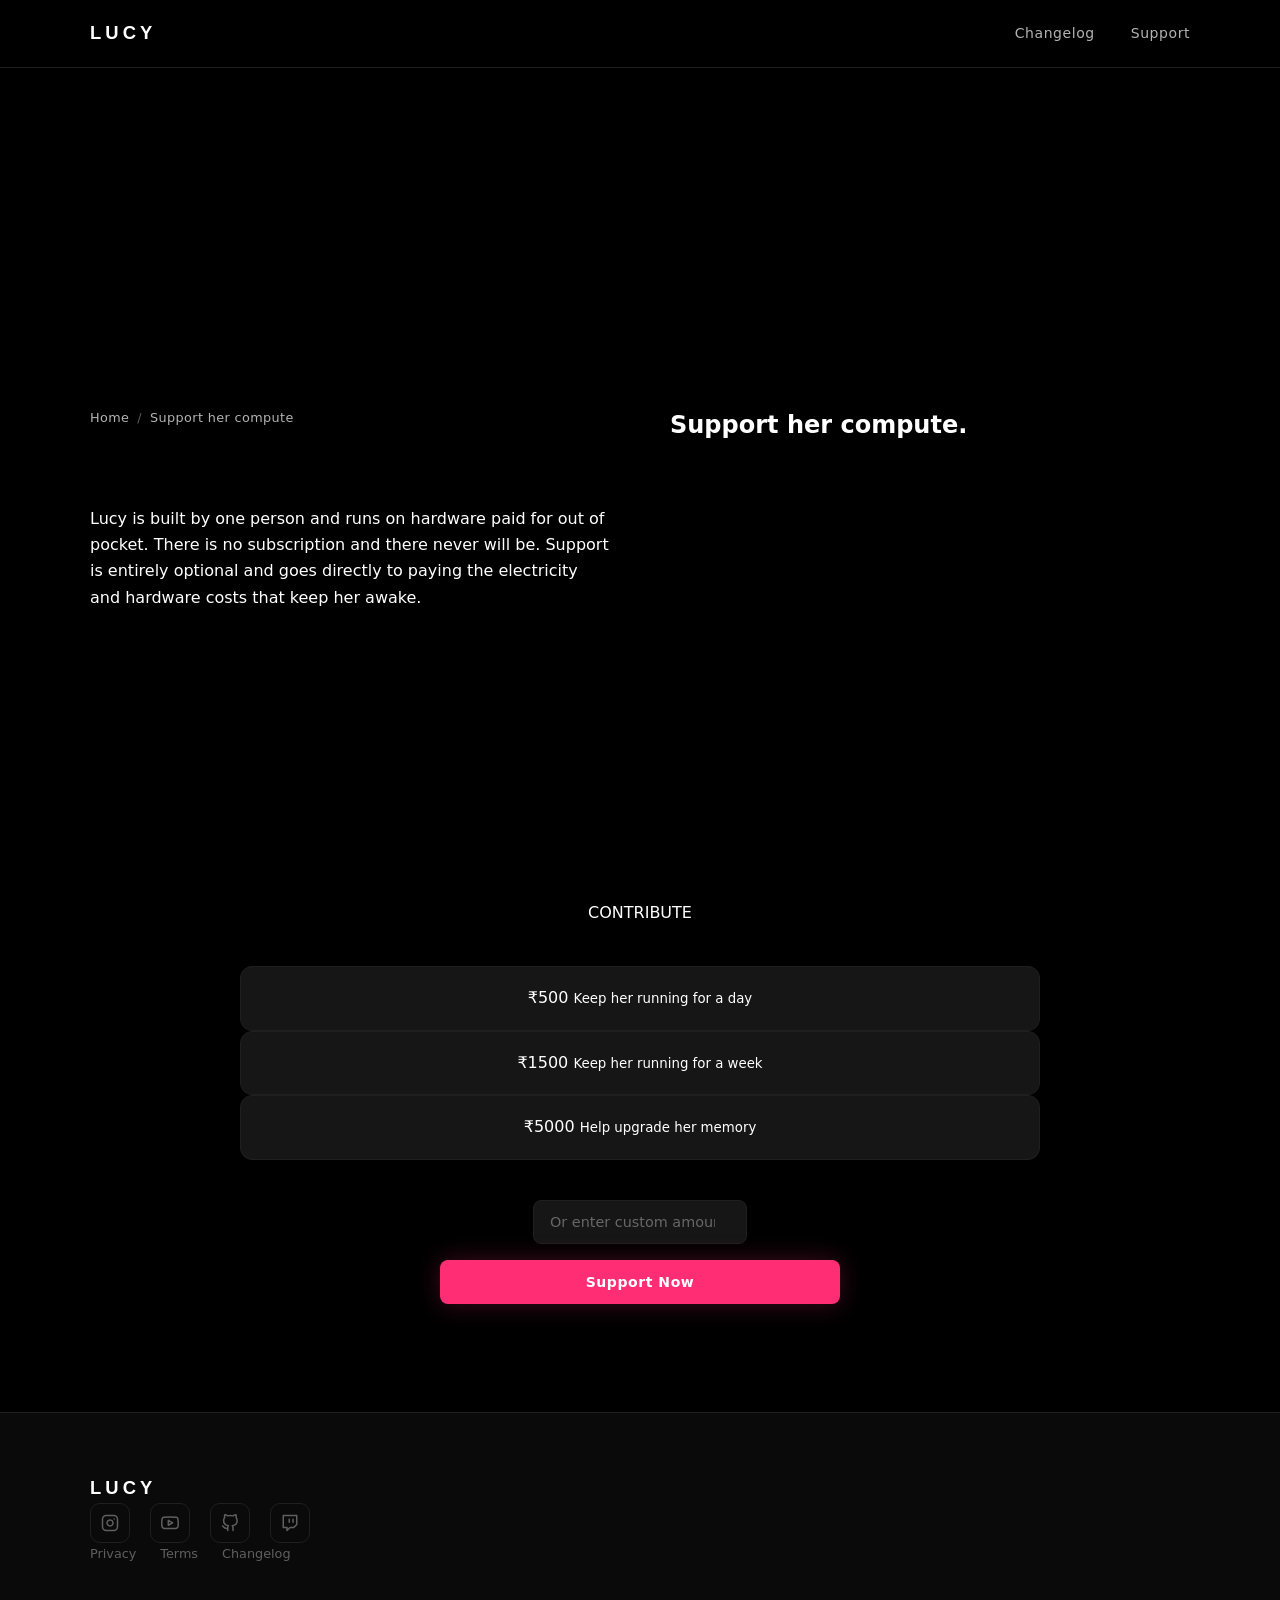
<file: donate.html>
<!DOCTYPE html>
<html lang="en">
<head>
<meta charset="utf-8">
<meta name="viewport" content="width=device-width,initial-scale=1">
<title>Support Lucy Compute</title>
<meta name="description" content="Lucy runs entirely on hardware paid out of pocket. Support her compute costs.">
<meta property="og:title" content="Support Lucy Compute">
<meta property="og:description" content="Contribute toward the GPU time that keeps Lucy running locally. No subscription, no account.">
<meta property="og:type" content="website">
<meta name="theme-color" content="#050308">
<!-- CSP relaxed to allow Razorpay Checkout -->
<meta http-equiv="Content-Security-Policy" content="default-src 'none'; script-src 'self' 'unsafe-inline' 'unsafe-eval' https://checkout.razorpay.com https://cdn.razorpay.com; style-src 'self' 'unsafe-inline' https://fonts.googleapis.com; img-src 'self' data: https://cdn.razorpay.com; font-src 'self' https://fonts.gstatic.com; connect-src 'self' https://api.razorpay.com https://lumberjack.razorpay.com; frame-src https://api.razorpay.com https://checkout.razorpay.com; form-action 'none'; base-uri 'none'">
<meta name="referrer" content="strict-origin-when-cross-origin">
<link rel="stylesheet" href="site.css?v=2">
<link rel="canonical" href="https://project-lucy.me/donate.html">
<link rel="icon" href="/favicon.ico" sizes="any">
<link rel="icon" href="/favicon.svg" type="image/svg+xml">
<link rel="apple-touch-icon" href="/apple-touch-icon.png">
<link rel="manifest" href="/site.webmanifest">
<meta property="og:url" content="https://project-lucy.me/donate.html">
<meta property="og:site_name" content="L.U.C.Y">
<meta property="og:image" content="https://project-lucy.me/og-image.png">
<meta property="og:image:width" content="1200">
<meta property="og:image:height" content="630">
<meta property="og:image:alt" content="L.U.C.Y — a fully local AI companion">
<meta property="og:locale" content="en_GB">
<meta name="twitter:card" content="summary_large_image">
<meta name="twitter:title" content="Support Lucy Compute">
<meta name="twitter:description" content="Contribute toward the GPU time that keeps Lucy running locally. No subscription, no account.">
<meta name="twitter:image" content="https://project-lucy.me/og-image.png">
<script type="application/ld+json">{"@context": "https://schema.org", "@graph": [{"@type": "WebSite", "@id": "https://project-lucy.me/#website", "name": "L.U.C.Y", "url": "https://project-lucy.me/", "description": "A fully local AI companion - her own voice, memory and personality, running on one home PC.", "inLanguage": "en-GB"}, {"@type": "WebPage", "@id": "https://project-lucy.me/donate.html", "url": "https://project-lucy.me/donate.html", "name": "Support her compute", "isPartOf": {"@id": "https://project-lucy.me/#website"}}, {"@type": "BreadcrumbList", "itemListElement": [{"@type": "ListItem", "position": 1, "name": "Home", "item": "https://project-lucy.me/"}, {"@type": "ListItem", "position": 2, "name": "Support her compute", "item": "https://project-lucy.me/donate.html"}]}]}</script>
</head>
<body>

<nav class="nav">
  <div class="wrap">
    <a class="brand" href="/"><b>L</b>UCY</a>
    <button class="nav-hamburger" id="nav-hamburger" aria-label="Toggle menu" aria-expanded="false">
      <span></span><span></span><span></span>
    </button>
    <div class="nav-links" id="nav-links">
      <a href="changelog.html">Changelog</a>
      <a href="donate.html">Support</a>
    </div>
  </div>
</nav>

<section class="hero" style="padding-top: clamp(180px, 25vh, 260px);">
  <div class="wrap reveal in">
    <nav class="crumbs" aria-label="Breadcrumb"><a href="index.html">Home</a><span aria-hidden="true">/</span><span aria-current="page">Support her compute</span></nav>
    <h1>Support her compute.</h1>
    <p class="lede">Lucy is built by one person and runs on hardware paid for out of pocket. There is no subscription and there never will be. Support is entirely optional and goes directly to paying the electricity and hardware costs that keep her awake.</p>
  </div>
</section>

<section style="padding-top:0;">
  <div class="wrap reveal">
    <div class="section-head" style="margin:0 auto; text-align:center;">
      <span class="idx">CONTRIBUTE</span>
    </div>
    
    <div class="donate-grid" style="max-width: 800px; margin: 40px auto;">
      <div class="donate-btn" onclick="initRazorpay(500)">
        <span>₹500</span>
        <small>Keep her running for a day</small>
      </div>
      <div class="donate-btn" onclick="initRazorpay(1500)">
        <span>₹1500</span>
        <small>Keep her running for a week</small>
      </div>
      <div class="donate-btn" onclick="initRazorpay(5000)">
        <span>₹5000</span>
        <small>Help upgrade her memory</small>
      </div>
    </div>
    
    <div style="max-width: 400px; margin: 0 auto; text-align:center;">
      <input type="number" id="custom-amt" class="custom-amount" placeholder="Or enter custom amount (₹)">
      <button class="btn btn-primary" style="margin-top: 16px; width:100%" onclick="payCustom()">Support Now</button>
    </div>
  </div>
</section>

<footer>
  <div class="wrap foot-wrap">
    <div>
      <a class="brand" href="/"><b>L</b>UCY</a>
    </div>
    <div class="foot-socials">
      <a href="https://www.instagram.com/de.lu.lucy/" target="_blank" rel="noopener" aria-label="Instagram">
        <svg width="20" height="20" viewBox="0 0 24 24" fill="none" stroke="currentColor" stroke-width="2" stroke-linecap="round" stroke-linejoin="round"><rect x="2" y="2" width="20" height="20" rx="5" ry="5"></rect><path d="M16 11.37A4 4 0 1 1 12.63 8 4 4 0 0 1 16 11.37z"></path><line x1="17.5" y1="6.5" x2="17.51" y2="6.5"></line></svg>
      </a>
      <a href="https://www.youtube.com/@de-lu-lucy" target="_blank" rel="noopener" aria-label="YouTube">
        <svg width="20" height="20" viewBox="0 0 24 24" fill="none" stroke="currentColor" stroke-width="2" stroke-linecap="round" stroke-linejoin="round"><path d="M22.54 6.42a2.78 2.78 0 0 0-1.94-2C18.88 4 12 4 12 4s-6.88 0-8.6.46a2.78 2.78 0 0 0-1.94 2A29 29 0 0 0 1 11.75a29 29 0 0 0 .46 5.33A2.78 2.78 0 0 0 3.4 19c1.72.46 8.6.46 8.6.46s6.88 0 8.6-.46a2.78 2.78 0 0 0 1.94-2 29 29 0 0 0 .46-5.25 29 29 0 0 0-.46-5.33z"></path><polygon points="9.75 15.02 15.5 11.75 9.75 8.48 9.75 15.02"></polygon></svg>
      </a>
      <a href="https://github.com/lucy0107" target="_blank" rel="noopener" aria-label="GitHub">
        <svg width="20" height="20" viewBox="0 0 24 24" fill="none" stroke="currentColor" stroke-width="2" stroke-linecap="round" stroke-linejoin="round"><path d="M9 19c-5 1.5-5-2.5-7-3m14 6v-3.87a3.37 3.37 0 0 0-.94-2.61c3.14-.35 6.44-1.54 6.44-7A5.44 5.44 0 0 0 20 4.77 5.07 5.07 0 0 0 19.91 1S18.73.65 16 2.48a13.38 13.38 0 0 0-7 0C6.27.65 5.09 1 5.09 1A5.07 5.07 0 0 0 5 4.77a5.44 5.44 0 0 0-1.5 3.78c0 5.42 3.3 6.61 6.44 7A3.37 3.37 0 0 0 9 18.13V22"></path></svg>
      </a>
      <a href="https://www.twitch.tv/lucydoestwitch" target="_blank" rel="noopener" aria-label="Twitch">
        <svg width="20" height="20" viewBox="0 0 24 24" fill="none" stroke="currentColor" stroke-width="2" stroke-linecap="round" stroke-linejoin="round"><path d="M21 2H3v16h5v4l4-4h5l4-4V2zm-10 9V7m5 4V7"></path></svg>
      </a>
    </div>
    <div class="foot-links">
      <a href="privacy.html">Privacy</a>
      <a href="terms.html">Terms</a>
      <a href="changelog.html">Changelog</a>
    </div>
  </div>
</footer>
<script src="site.js"></script>

<script src="https://checkout.razorpay.com/v1/checkout.js"></script>
<script>
  const RZP_KEY = "rzp_live_TRygI1mpQBOGS0";

  function initRazorpay(amountINR) {
    if(!amountINR || amountINR < 1) {
      alert("Please enter a valid amount.");
      return;
    }
    var options = {
        "key": RZP_KEY,
        "amount": amountINR * 100, // Razorpay works in paise
        "currency": "INR",
        "name": "Project Lucy",
        "description": "Support Compute Costs",
        "theme": {
            "color": "#ff2d74"
        }
    };
    var rzp = new Razorpay(options);
    rzp.open();
  }

  function payCustom() {
    var amt = parseInt(document.getElementById('custom-amt').value, 10);
    initRazorpay(amt);
  }
</script>
</body>
</html>
</file>
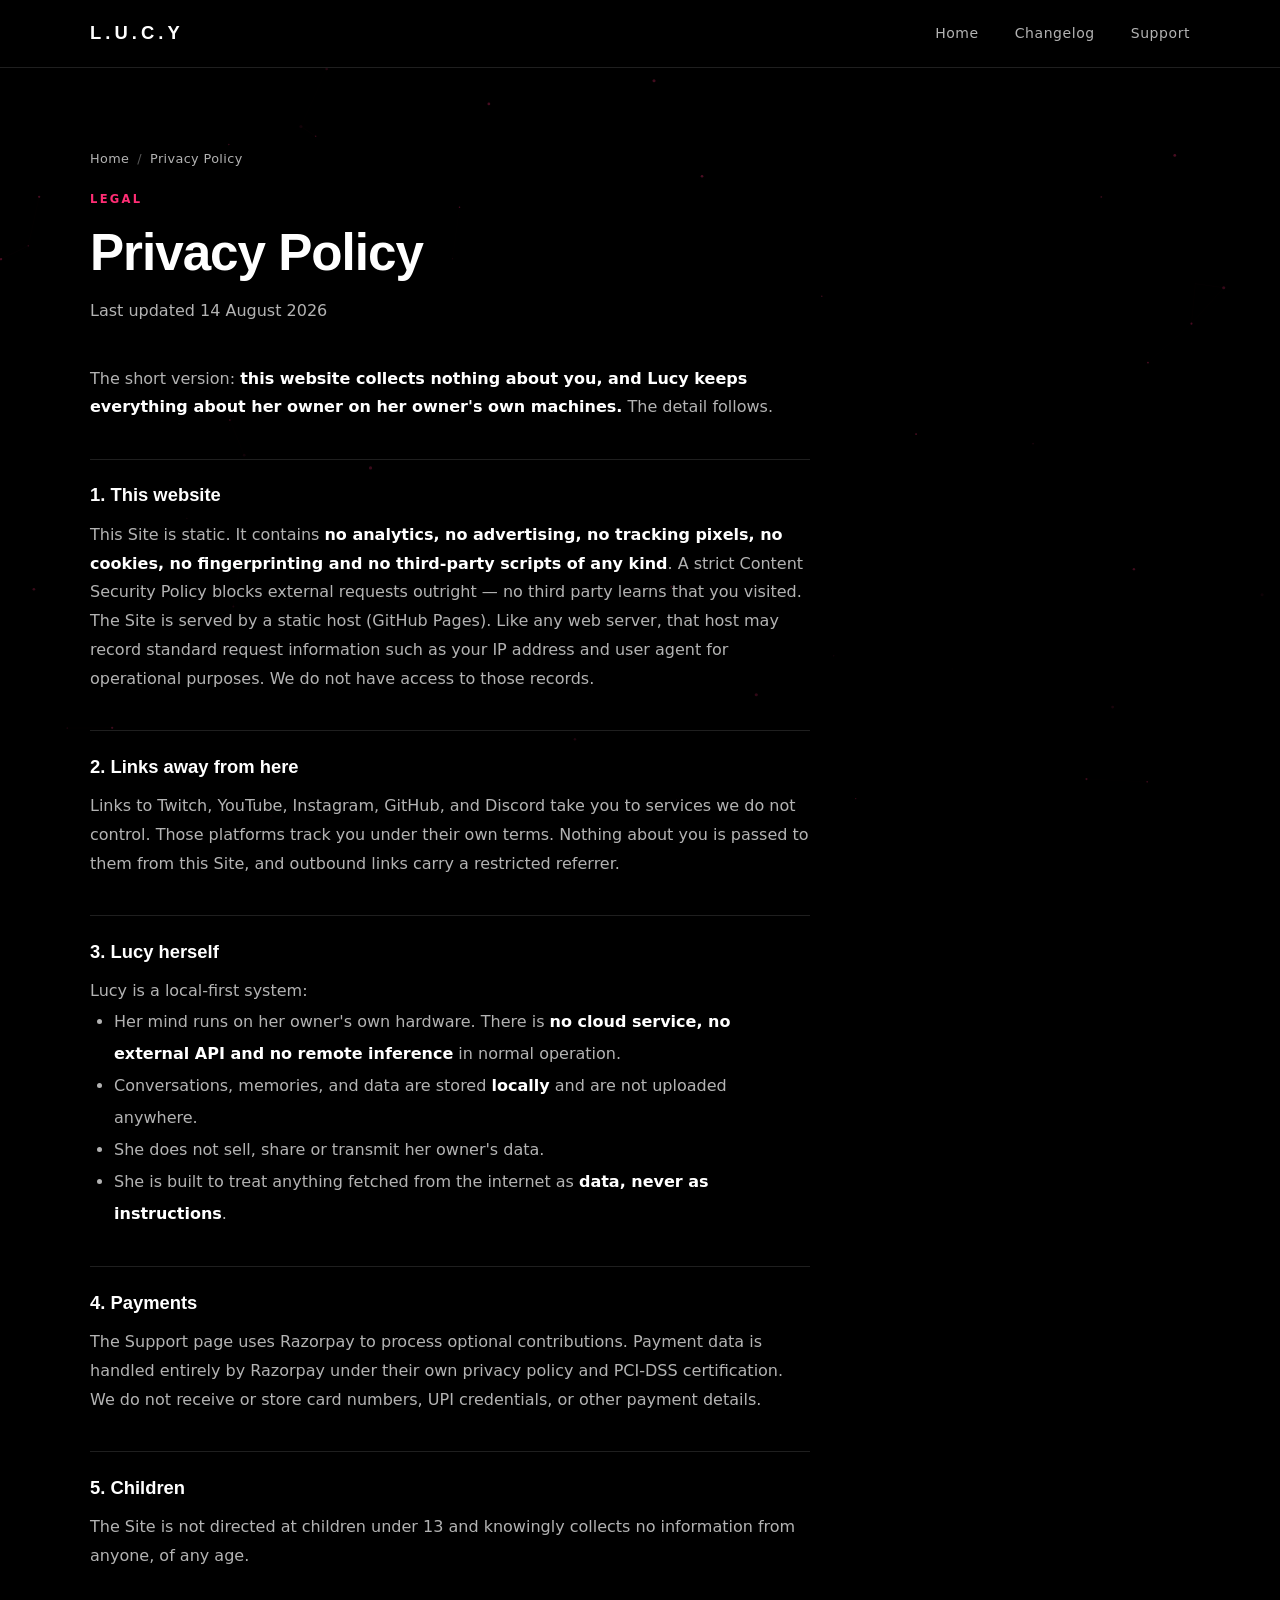
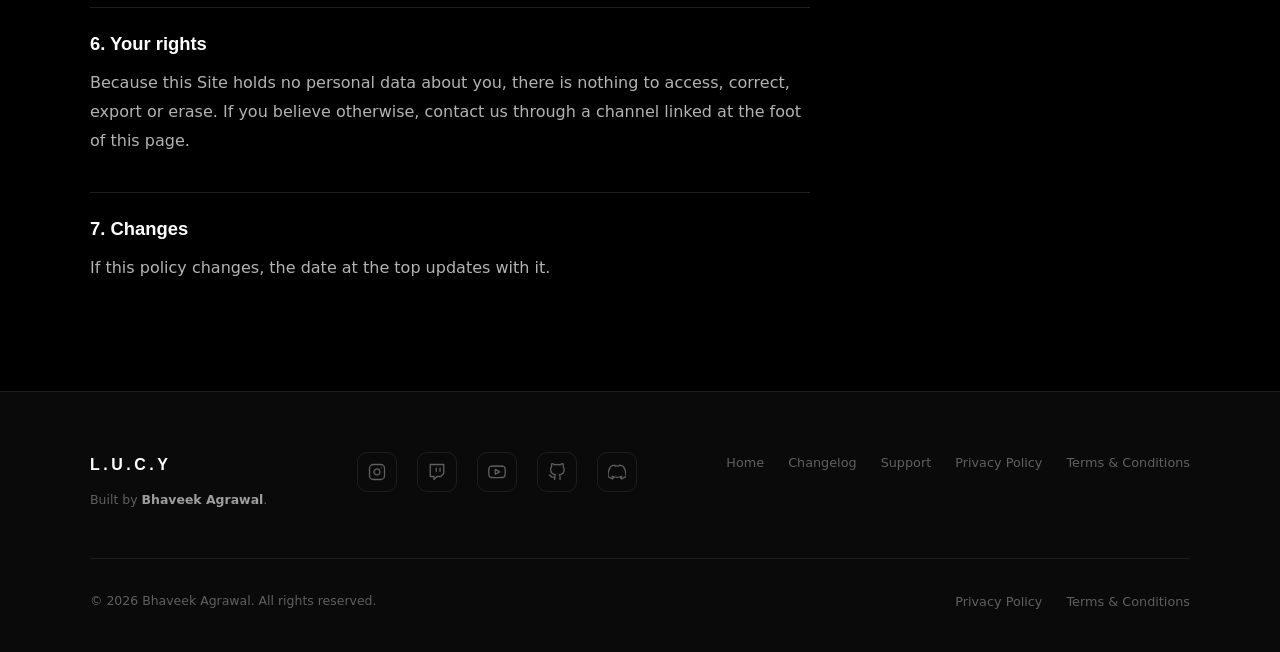
<file: privacy.html>
<!DOCTYPE html>
<html lang="en">
<head>
<meta charset="utf-8">
<meta name="viewport" content="width=device-width,initial-scale=1">
<title>Privacy Policy — L.U.C.Y</title>
<meta name="description" content="L.U.C.Y collects nothing. Lucy keeps everything local to her owner's machines.">
<meta property="og:title" content="Privacy Policy — L.U.C.Y">
<meta property="og:description" content="What Lucy stores, where it stays, and what never leaves the machine she runs on.">
<meta property="og:type" content="website">
<meta name="theme-color" content="#000000">
<!-- Strictest CSP: no JS, no external requests, no forms -->
<meta http-equiv="Content-Security-Policy" content="default-src 'none'; style-src 'self' 'unsafe-inline' https://fonts.googleapis.com; font-src 'self' https://fonts.gstatic.com; img-src 'self' data:; script-src 'self'; connect-src 'none'; form-action 'none'; base-uri 'none'">
<meta name="referrer" content="strict-origin-when-cross-origin">
<meta name="robots" content="index,follow">
<link rel="stylesheet" href="site.css">
<link rel="canonical" href="https://project-lucy.me/privacy.html">
<link rel="icon" href="/favicon.ico" sizes="any">
<link rel="icon" href="/favicon.svg" type="image/svg+xml">
<link rel="apple-touch-icon" href="/apple-touch-icon.png">
<link rel="manifest" href="/site.webmanifest">
<meta property="og:url" content="https://project-lucy.me/privacy.html">
<meta property="og:site_name" content="L.U.C.Y">
<meta property="og:image" content="https://project-lucy.me/og-image.png">
<meta property="og:image:width" content="1200">
<meta property="og:image:height" content="630">
<meta property="og:image:alt" content="L.U.C.Y — a fully local AI companion">
<meta property="og:locale" content="en_GB">
<meta name="twitter:card" content="summary_large_image">
<meta name="twitter:title" content="Privacy Policy — L.U.C.Y">
<meta name="twitter:description" content="What Lucy stores, where it stays, and what never leaves the machine she runs on.">
<meta name="twitter:image" content="https://project-lucy.me/og-image.png">
<script type="application/ld+json">{"@context": "https://schema.org", "@graph": [{"@type": "WebSite", "@id": "https://project-lucy.me/#website", "name": "L.U.C.Y", "url": "https://project-lucy.me/", "description": "A fully local AI companion - her own voice, memory and personality, running on one home PC.", "inLanguage": "en-GB"}, {"@type": "WebPage", "@id": "https://project-lucy.me/privacy.html", "url": "https://project-lucy.me/privacy.html", "name": "Privacy Policy", "isPartOf": {"@id": "https://project-lucy.me/#website"}}, {"@type": "BreadcrumbList", "itemListElement": [{"@type": "ListItem", "position": 1, "name": "Home", "item": "https://project-lucy.me/"}, {"@type": "ListItem", "position": 2, "name": "Privacy Policy", "item": "https://project-lucy.me/privacy.html"}]}]}</script>
</head>
<body>

<canvas id="particle-canvas" aria-hidden="true"></canvas>

<nav class="nav">
  <div class="wrap">
    <a class="brand" href="index.html" id="logo">L.U.C.Y</a>
    <button class="nav-hamburger" id="nav-hamburger" aria-label="Toggle menu" aria-expanded="false">
      <span></span><span></span><span></span>
    </button>
    <div class="nav-links" id="nav-links">
      <a href="index.html" id="nav-home">Home</a>
      <a href="changelog.html" id="nav-changelog">Changelog</a>
      <a href="support.html" id="nav-support">Support</a>
    </div>
  </div>
</nav>

<section class="page-hero">
  <div class="wrap">
    <nav class="crumbs" aria-label="Breadcrumb"><a href="index.html">Home</a><span aria-hidden="true">/</span><span aria-current="page">Privacy Policy</span></nav>
    <span class="eyebrow">Legal</span>
    <h1>Privacy Policy</h1>
    <p>Last updated 14 August 2026</p>
  </div>
</section>

<section style="padding-top:0;">
  <div class="wrap">
    <div style="max-width:720px; line-height:1.8;">

      <p style="color:rgba(255,255,255,0.7); margin-bottom:2em;">
        The short version: <strong style="color:#fff">this website collects nothing about you, and Lucy keeps everything about her owner on her owner's own machines.</strong> The detail follows.
      </p>

      <h2 style="font-family:'Space Grotesk',sans-serif;font-size:1.15rem;font-weight:600;color:#fff;margin:2em 0 0.5em;padding-top:1em;border-top:1px solid #1f1f1f;">1. This website</h2>
      <p style="color:rgba(255,255,255,0.7);">This Site is static. It contains <strong style="color:#fff">no analytics, no advertising, no tracking pixels, no cookies, no fingerprinting and no third-party scripts of any kind</strong>. A strict Content Security Policy blocks external requests outright — no third party learns that you visited.</p>
      <p style="color:rgba(255,255,255,0.7);">The Site is served by a static host (GitHub Pages). Like any web server, that host may record standard request information such as your IP address and user agent for operational purposes. We do not have access to those records.</p>

      <h2 style="font-family:'Space Grotesk',sans-serif;font-size:1.15rem;font-weight:600;color:#fff;margin:2em 0 0.5em;padding-top:1em;border-top:1px solid #1f1f1f;">2. Links away from here</h2>
      <p style="color:rgba(255,255,255,0.7);">Links to Twitch, YouTube, Instagram, GitHub, and Discord take you to services we do not control. Those platforms track you under their own terms. Nothing about you is passed to them from this Site, and outbound links carry a restricted referrer.</p>

      <h2 style="font-family:'Space Grotesk',sans-serif;font-size:1.15rem;font-weight:600;color:#fff;margin:2em 0 0.5em;padding-top:1em;border-top:1px solid #1f1f1f;">3. Lucy herself</h2>
      <p style="color:rgba(255,255,255,0.7);">Lucy is a local-first system:</p>
      <ul style="color:rgba(255,255,255,0.7);padding-left:1.5em;line-height:2;">
        <li>Her mind runs on her owner's own hardware. There is <strong style="color:#fff">no cloud service, no external API and no remote inference</strong> in normal operation.</li>
        <li>Conversations, memories, and data are stored <strong style="color:#fff">locally</strong> and are not uploaded anywhere.</li>
        <li>She does not sell, share or transmit her owner's data.</li>
        <li>She is built to treat anything fetched from the internet as <strong style="color:#fff">data, never as instructions</strong>.</li>
      </ul>

      <h2 style="font-family:'Space Grotesk',sans-serif;font-size:1.15rem;font-weight:600;color:#fff;margin:2em 0 0.5em;padding-top:1em;border-top:1px solid #1f1f1f;">4. Payments</h2>
      <p style="color:rgba(255,255,255,0.7);">The Support page uses Razorpay to process optional contributions. Payment data is handled entirely by Razorpay under their own privacy policy and PCI-DSS certification. We do not receive or store card numbers, UPI credentials, or other payment details.</p>

      <h2 style="font-family:'Space Grotesk',sans-serif;font-size:1.15rem;font-weight:600;color:#fff;margin:2em 0 0.5em;padding-top:1em;border-top:1px solid #1f1f1f;">5. Children</h2>
      <p style="color:rgba(255,255,255,0.7);">The Site is not directed at children under 13 and knowingly collects no information from anyone, of any age.</p>

      <h2 style="font-family:'Space Grotesk',sans-serif;font-size:1.15rem;font-weight:600;color:#fff;margin:2em 0 0.5em;padding-top:1em;border-top:1px solid #1f1f1f;">6. Your rights</h2>
      <p style="color:rgba(255,255,255,0.7);">Because this Site holds no personal data about you, there is nothing to access, correct, export or erase. If you believe otherwise, contact us through a channel linked at the foot of this page.</p>

      <h2 style="font-family:'Space Grotesk',sans-serif;font-size:1.15rem;font-weight:600;color:#fff;margin:2em 0 0.5em;padding-top:1em;border-top:1px solid #1f1f1f;">7. Changes</h2>
      <p style="color:rgba(255,255,255,0.7);">If this policy changes, the date at the top updates with it.</p>

    </div>
  </div>
</section>

<footer>
  <div class="wrap">
    <div class="foot-inner">
      <div class="foot-brand">
        <a class="brand" href="index.html">L.U.C.Y</a>
        <p class="foot-copy">Built by <strong style="color:rgba(255,255,255,0.6)">Bhaveek Agrawal</strong>.</p>
      </div>
      <div class="foot-socials">
        <a href="https://www.instagram.com/de.lu.lucy/" target="_blank" rel="noopener noreferrer" aria-label="Instagram"><svg viewBox="0 0 24 24" fill="none" stroke="currentColor" stroke-width="1.75" stroke-linecap="round" stroke-linejoin="round"><rect x="2" y="2" width="20" height="20" rx="5" ry="5"></rect><path d="M16 11.37A4 4 0 1 1 12.63 8 4 4 0 0 1 16 11.37z"></path><line x1="17.5" y1="6.5" x2="17.51" y2="6.5"></line></svg></a>
        <a href="https://www.twitch.tv/lucydoestwitch" target="_blank" rel="noopener noreferrer" aria-label="Twitch"><svg viewBox="0 0 24 24" fill="none" stroke="currentColor" stroke-width="1.75" stroke-linecap="round" stroke-linejoin="round"><path d="M21 2H3v16h5v4l4-4h5l4-4V2zm-10 9V7m5 4V7"></path></svg></a>
        <a href="https://www.youtube.com/@de-lu-lucy" target="_blank" rel="noopener noreferrer" aria-label="YouTube"><svg viewBox="0 0 24 24" fill="none" stroke="currentColor" stroke-width="1.75" stroke-linecap="round" stroke-linejoin="round"><path d="M22.54 6.42a2.78 2.78 0 0 0-1.94-2C18.88 4 12 4 12 4s-6.88 0-8.6.46a2.78 2.78 0 0 0-1.94 2A29 29 0 0 0 1 11.75a29 29 0 0 0 .46 5.33A2.78 2.78 0 0 0 3.4 19c1.72.46 8.6.46 8.6.46s6.88 0 8.6-.46a2.78 2.78 0 0 0 1.94-2 29 29 0 0 0 .46-5.25 29 29 0 0 0-.46-5.33z"></path><polygon points="9.75 15.02 15.5 11.75 9.75 8.48 9.75 15.02"></polygon></svg></a>
        <a href="https://github.com/lucy0107" target="_blank" rel="noopener noreferrer" aria-label="GitHub"><svg viewBox="0 0 24 24" fill="none" stroke="currentColor" stroke-width="1.75" stroke-linecap="round" stroke-linejoin="round"><path d="M9 19c-5 1.5-5-2.5-7-3m14 6v-3.87a3.37 3.37 0 0 0-.94-2.61c3.14-.35 6.44-1.54 6.44-7A5.44 5.44 0 0 0 20 4.77 5.07 5.07 0 0 0 19.91 1S18.73.65 16 2.48a13.38 13.38 0 0 0-7 0C6.27.65 5.09 1 5.09 1A5.07 5.07 0 0 0 5 4.77a5.44 5.44 0 0 0-1.5 3.78c0 5.42 3.3 6.61 6.44 7A3.37 3.37 0 0 0 9 18.13V22"></path></svg></a>
        <a href="https://discord.gg/U9yv3KqdXH" target="_blank" rel="noopener noreferrer" aria-label="Discord"><svg viewBox="0 0 24 24" fill="none" stroke="currentColor" stroke-width="1.75" stroke-linecap="round" stroke-linejoin="round"><path d="M20.317 4.37a19.791 19.791 0 0 0-4.885-1.515.074.074 0 0 0-.079.037c-.21.375-.444.864-.608 1.25a18.27 18.27 0 0 0-5.487 0 12.64 12.64 0 0 0-.617-1.25.077.077 0 0 0-.079-.037A19.736 19.736 0 0 0 3.677 4.37a.07.07 0 0 0-.032.027C.533 9.046-.32 13.58.099 18.057c.002.022.015.043.033.054a19.9 19.9 0 0 0 5.993 3.03.078.078 0 0 0 .084-.028c.462-.63.874-1.295 1.226-1.994a.076.076 0 0 0-.041-.106 13.107 13.107 0 0 1-1.872-.892.077.077 0 0 1-.008-.128 10.2 10.2 0 0 0 .372-.292.074.074 0 0 1 .077-.01c3.928 1.793 8.18 1.793 12.062 0a.074.074 0 0 1 .078.01c.12.098.246.198.373.292a.077.077 0 0 1-.006.127 12.299 12.299 0 0 1-1.873.892.077.077 0 0 0-.041.107c.36.698.772 1.362 1.225 1.993a.076.076 0 0 0 .084.028 19.839 19.839 0 0 0 6.002-3.03.077.077 0 0 0 .032-.054c.5-5.177-.838-9.674-3.549-13.66a.061.061 0 0 0-.031-.03z"></path></svg></a>
      </div>
      <div class="foot-links">
        <a href="index.html">Home</a>
        <a href="changelog.html">Changelog</a>
        <a href="support.html">Support</a>
        <a href="privacy.html">Privacy Policy</a>
        <a href="terms.html">Terms &amp; Conditions</a>
      </div>
    </div>
    <div class="foot-bottom">
      <p class="foot-bottom-copy">© 2026 Bhaveek Agrawal. All rights reserved.</p>
      <div class="foot-links">
        <a href="privacy.html">Privacy Policy</a>
        <a href="terms.html">Terms &amp; Conditions</a>
      </div>
    </div>
  </div>
</footer>

<script src="site.js"></script>
</body>
</html>
</file>
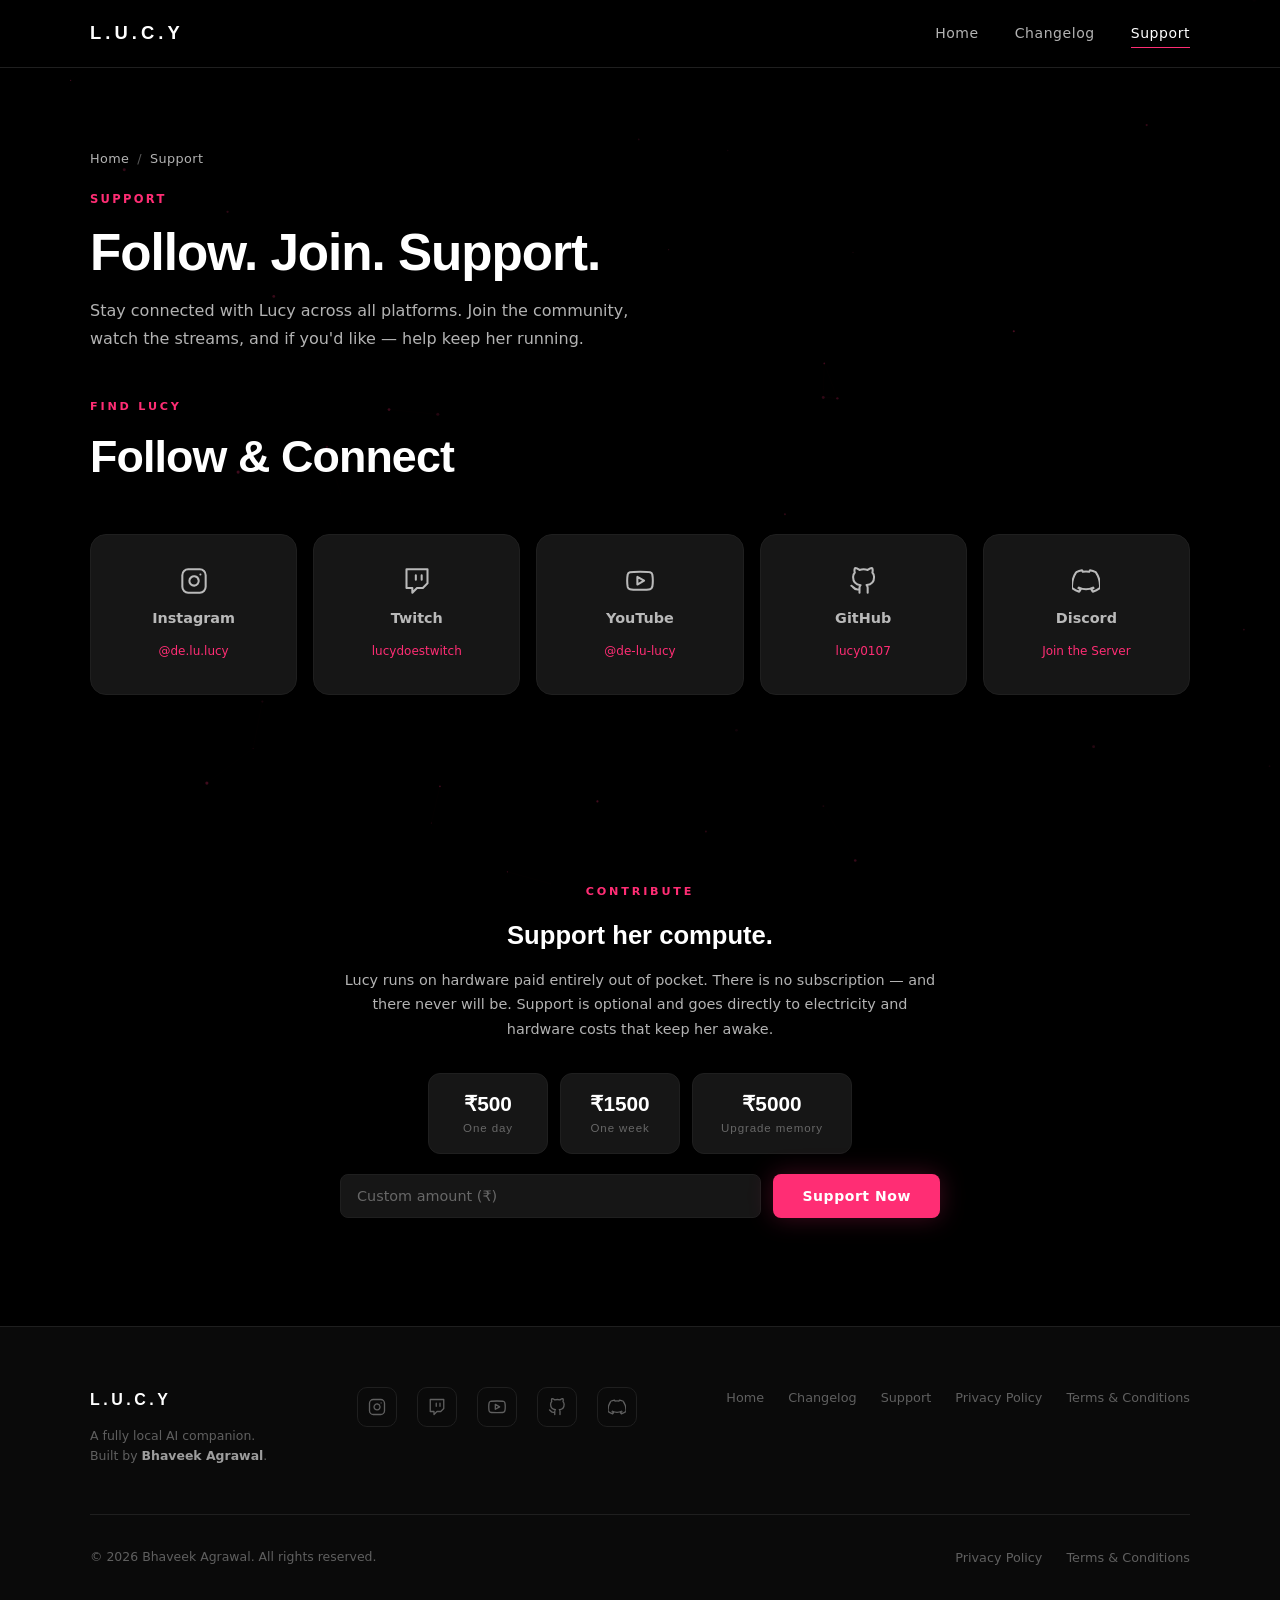
<file: support.html>
<!DOCTYPE html>
<html lang="en">
<head>
<meta charset="utf-8">
<meta name="viewport" content="width=device-width,initial-scale=1">
<title>Support — L.U.C.Y</title>
<meta name="description" content="Follow Lucy on Instagram, Twitch, YouTube, and GitHub. Join the Discord server. Support the project via Razorpay.">
<meta property="og:title" content="Support — L.U.C.Y">
<meta property="og:description" content="How to support Lucy: what the compute costs, what it pays for, and what it will never be spent on.">
<meta property="og:type" content="website">
<meta name="theme-color" content="#000000">
<!-- CSP relaxed to allow Razorpay Checkout -->
<meta http-equiv="Content-Security-Policy" content="default-src 'none'; script-src 'self' 'unsafe-inline' 'unsafe-eval' https://checkout.razorpay.com https://cdn.razorpay.com https://fonts.googleapis.com; style-src 'self' 'unsafe-inline' https://fonts.googleapis.com; font-src 'self' https://fonts.gstatic.com; img-src 'self' data: https://cdn.razorpay.com; connect-src 'self' https://api.razorpay.com https://lumberjack.razorpay.com; frame-src https://api.razorpay.com https://checkout.razorpay.com; form-action 'none'; base-uri 'none'">
<meta name="referrer" content="strict-origin-when-cross-origin">
<link rel="stylesheet" href="site.css">
<link rel="canonical" href="https://project-lucy.me/support.html">
<link rel="icon" href="/favicon.ico" sizes="any">
<link rel="icon" href="/favicon.svg" type="image/svg+xml">
<link rel="apple-touch-icon" href="/apple-touch-icon.png">
<link rel="manifest" href="/site.webmanifest">
<meta property="og:url" content="https://project-lucy.me/support.html">
<meta property="og:site_name" content="L.U.C.Y">
<meta property="og:image" content="https://project-lucy.me/og-image.png">
<meta property="og:image:width" content="1200">
<meta property="og:image:height" content="630">
<meta property="og:image:alt" content="L.U.C.Y — a fully local AI companion">
<meta property="og:locale" content="en_GB">
<meta name="twitter:card" content="summary_large_image">
<meta name="twitter:title" content="Support — L.U.C.Y">
<meta name="twitter:description" content="How to support Lucy: what the compute costs, what it pays for, and what it will never be spent on.">
<meta name="twitter:image" content="https://project-lucy.me/og-image.png">
<script type="application/ld+json">{"@context": "https://schema.org", "@graph": [{"@type": "WebSite", "@id": "https://project-lucy.me/#website", "name": "L.U.C.Y", "url": "https://project-lucy.me/", "description": "A fully local AI companion - her own voice, memory and personality, running on one home PC.", "inLanguage": "en-GB"}, {"@type": "WebPage", "@id": "https://project-lucy.me/support.html", "url": "https://project-lucy.me/support.html", "name": "Support", "isPartOf": {"@id": "https://project-lucy.me/#website"}}, {"@type": "BreadcrumbList", "itemListElement": [{"@type": "ListItem", "position": 1, "name": "Home", "item": "https://project-lucy.me/"}, {"@type": "ListItem", "position": 2, "name": "Support", "item": "https://project-lucy.me/support.html"}]}]}</script>
</head>
<body>

<canvas id="particle-canvas" aria-hidden="true"></canvas>

<!-- NAV -->
<nav class="nav">
  <div class="wrap">
    <a class="brand" href="index.html" id="logo">L.U.C.Y</a>
    <button class="nav-hamburger" id="nav-hamburger" aria-label="Toggle menu" aria-expanded="false">
      <span></span><span></span><span></span>
    </button>
    <div class="nav-links" id="nav-links">
      <a href="index.html" id="nav-home">Home</a>
      <a href="changelog.html" id="nav-changelog">Changelog</a>
      <a href="support.html" class="active" id="nav-support">Support</a>
    </div>
  </div>
</nav>

<!-- PAGE HERO -->
<section class="page-hero">
  <div class="wrap">
    <nav class="crumbs" aria-label="Breadcrumb"><a href="index.html">Home</a><span aria-hidden="true">/</span><span aria-current="page">Support</span></nav>
    <span class="eyebrow reveal in">Support</span>
    <h1 class="reveal in" style="transition-delay:0.08s">Follow. Join. Support.</h1>
    <p class="reveal in" style="transition-delay:0.16s">
      Stay connected with Lucy across all platforms. Join the community, watch the streams, and if you'd like — help keep her running.
    </p>
  </div>
</section>

<!-- SOCIAL LINKS -->
<section style="padding-top: 0;">
  <div class="wrap">
    <div class="reveal">
      <span class="section-label">Find Lucy</span>
      <h2 class="section-title">Follow &amp; Connect</h2>
    </div>

    <div class="social-cards">

      <!-- Instagram -->
      <a href="https://www.instagram.com/de.lu.lucy/" target="_blank" rel="noopener noreferrer"
         class="social-card reveal" id="social-instagram" style="transition-delay:0.04s">
        <svg viewBox="0 0 24 24" fill="none" stroke="currentColor" stroke-width="1.75" stroke-linecap="round" stroke-linejoin="round">
          <rect x="2" y="2" width="20" height="20" rx="5" ry="5"></rect>
          <path d="M16 11.37A4 4 0 1 1 12.63 8 4 4 0 0 1 16 11.37z"></path>
          <line x1="17.5" y1="6.5" x2="17.51" y2="6.5"></line>
        </svg>
        <span class="social-card-name">Instagram</span>
        <span class="social-card-handle">@de.lu.lucy</span>
      </a>

      <!-- Twitch -->
      <a href="https://www.twitch.tv/lucydoestwitch" target="_blank" rel="noopener noreferrer"
         class="social-card reveal" id="social-twitch" style="transition-delay:0.08s">
        <svg viewBox="0 0 24 24" fill="none" stroke="currentColor" stroke-width="1.75" stroke-linecap="round" stroke-linejoin="round">
          <path d="M21 2H3v16h5v4l4-4h5l4-4V2zm-10 9V7m5 4V7"></path>
        </svg>
        <span class="social-card-name">Twitch</span>
        <span class="social-card-handle">lucydoestwitch</span>
      </a>

      <!-- YouTube -->
      <a href="https://www.youtube.com/@de-lu-lucy" target="_blank" rel="noopener noreferrer"
         class="social-card reveal" id="social-youtube" style="transition-delay:0.12s">
        <svg viewBox="0 0 24 24" fill="none" stroke="currentColor" stroke-width="1.75" stroke-linecap="round" stroke-linejoin="round">
          <path d="M22.54 6.42a2.78 2.78 0 0 0-1.94-2C18.88 4 12 4 12 4s-6.88 0-8.6.46a2.78 2.78 0 0 0-1.94 2A29 29 0 0 0 1 11.75a29 29 0 0 0 .46 5.33A2.78 2.78 0 0 0 3.4 19c1.72.46 8.6.46 8.6.46s6.88 0 8.6-.46a2.78 2.78 0 0 0 1.94-2 29 29 0 0 0 .46-5.25 29 29 0 0 0-.46-5.33z"></path>
          <polygon points="9.75 15.02 15.5 11.75 9.75 8.48 9.75 15.02"></polygon>
        </svg>
        <span class="social-card-name">YouTube</span>
        <span class="social-card-handle">@de-lu-lucy</span>
      </a>

      <!-- GitHub -->
      <a href="https://github.com/lucy0107" target="_blank" rel="noopener noreferrer"
         class="social-card reveal" id="social-github" style="transition-delay:0.16s">
        <svg viewBox="0 0 24 24" fill="none" stroke="currentColor" stroke-width="1.75" stroke-linecap="round" stroke-linejoin="round">
          <path d="M9 19c-5 1.5-5-2.5-7-3m14 6v-3.87a3.37 3.37 0 0 0-.94-2.61c3.14-.35 6.44-1.54 6.44-7A5.44 5.44 0 0 0 20 4.77 5.07 5.07 0 0 0 19.91 1S18.73.65 16 2.48a13.38 13.38 0 0 0-7 0C6.27.65 5.09 1 5.09 1A5.07 5.07 0 0 0 5 4.77a5.44 5.44 0 0 0-1.5 3.78c0 5.42 3.3 6.61 6.44 7A3.37 3.37 0 0 0 9 18.13V22"></path>
        </svg>
        <span class="social-card-name">GitHub</span>
        <span class="social-card-handle">lucy0107</span>
      </a>

      <!-- Discord -->
      <a href="https://discord.gg/U9yv3KqdXH" target="_blank" rel="noopener noreferrer"
         class="social-card discord reveal" id="social-discord" style="transition-delay:0.2s">
        <svg viewBox="0 0 24 24" fill="none" stroke="currentColor" stroke-width="1.75" stroke-linecap="round" stroke-linejoin="round">
          <path d="M20.317 4.37a19.791 19.791 0 0 0-4.885-1.515.074.074 0 0 0-.079.037c-.21.375-.444.864-.608 1.25a18.27 18.27 0 0 0-5.487 0 12.64 12.64 0 0 0-.617-1.25.077.077 0 0 0-.079-.037A19.736 19.736 0 0 0 3.677 4.37a.07.07 0 0 0-.032.027C.533 9.046-.32 13.58.099 18.057c.002.022.015.043.033.054a19.9 19.9 0 0 0 5.993 3.03.078.078 0 0 0 .084-.028c.462-.63.874-1.295 1.226-1.994a.076.076 0 0 0-.041-.106 13.107 13.107 0 0 1-1.872-.892.077.077 0 0 1-.008-.128 10.2 10.2 0 0 0 .372-.292.074.074 0 0 1 .077-.01c3.928 1.793 8.18 1.793 12.062 0a.074.074 0 0 1 .078.01c.12.098.246.198.373.292a.077.077 0 0 1-.006.127 12.299 12.299 0 0 1-1.873.892.077.077 0 0 0-.041.107c.36.698.772 1.362 1.225 1.993a.076.076 0 0 0 .084.028 19.839 19.839 0 0 0 6.002-3.03.077.077 0 0 0 .032-.054c.5-5.177-.838-9.674-3.549-13.66a.061.061 0 0 0-.031-.03z"></path>
        </svg>
        <span class="social-card-name">Discord</span>
        <span class="social-card-handle">Join the Server</span>
      </a>

    </div>
  </div>
</section>

<!-- DONATE / SUPPORT -->
<section style="padding-top:0; padding-bottom: clamp(80px,12vh,140px);">
  <div class="wrap">
    <div class="donate-section reveal">
      <span class="section-label" style="display:block;margin-bottom:12px;">Contribute</span>
      <h2>Support her compute.</h2>
      <p>
        Lucy runs on hardware paid entirely out of pocket. There is no subscription — and there never will be. Support is optional and goes directly to electricity and hardware costs that keep her awake.
      </p>

      <div class="donate-amounts">
        <button class="donate-btn" onclick="initRazorpay(500)" id="donate-500" aria-label="Donate 500 rupees">
          <span class="amt">₹500</span>
          <span class="lbl">One day</span>
        </button>
        <button class="donate-btn" onclick="initRazorpay(1500)" id="donate-1500" aria-label="Donate 1500 rupees">
          <span class="amt">₹1500</span>
          <span class="lbl">One week</span>
        </button>
        <button class="donate-btn" onclick="initRazorpay(5000)" id="donate-5000" aria-label="Donate 5000 rupees">
          <span class="amt">₹5000</span>
          <span class="lbl">Upgrade memory</span>
        </button>
      </div>

      <div class="custom-input-wrap">
        <input type="number" id="custom-amt" class="custom-amount" placeholder="Custom amount (₹)" min="1" aria-label="Custom donation amount">
        <button class="btn btn-primary" onclick="payCustom()" id="donate-custom-btn" style="white-space:nowrap">Support Now</button>
      </div>
    </div>
  </div>
</section>

<!-- FOOTER -->
<footer>
  <div class="wrap">
    <div class="foot-inner">
      <div class="foot-brand">
        <a class="brand" href="index.html" aria-label="L.U.C.Y home">L.U.C.Y</a>
        <p class="foot-copy">
          A fully local AI companion.<br>
          Built by <strong style="color:rgba(255,255,255,0.6)">Bhaveek Agrawal</strong>.
        </p>
      </div>

      <div class="foot-socials">
        <a href="https://www.instagram.com/de.lu.lucy/" target="_blank" rel="noopener noreferrer" aria-label="Instagram">
          <svg viewBox="0 0 24 24" fill="none" stroke="currentColor" stroke-width="1.75" stroke-linecap="round" stroke-linejoin="round"><rect x="2" y="2" width="20" height="20" rx="5" ry="5"></rect><path d="M16 11.37A4 4 0 1 1 12.63 8 4 4 0 0 1 16 11.37z"></path><line x1="17.5" y1="6.5" x2="17.51" y2="6.5"></line></svg>
        </a>
        <a href="https://www.twitch.tv/lucydoestwitch" target="_blank" rel="noopener noreferrer" aria-label="Twitch">
          <svg viewBox="0 0 24 24" fill="none" stroke="currentColor" stroke-width="1.75" stroke-linecap="round" stroke-linejoin="round"><path d="M21 2H3v16h5v4l4-4h5l4-4V2zm-10 9V7m5 4V7"></path></svg>
        </a>
        <a href="https://www.youtube.com/@de-lu-lucy" target="_blank" rel="noopener noreferrer" aria-label="YouTube">
          <svg viewBox="0 0 24 24" fill="none" stroke="currentColor" stroke-width="1.75" stroke-linecap="round" stroke-linejoin="round"><path d="M22.54 6.42a2.78 2.78 0 0 0-1.94-2C18.88 4 12 4 12 4s-6.88 0-8.6.46a2.78 2.78 0 0 0-1.94 2A29 29 0 0 0 1 11.75a29 29 0 0 0 .46 5.33A2.78 2.78 0 0 0 3.4 19c1.72.46 8.6.46 8.6.46s6.88 0 8.6-.46a2.78 2.78 0 0 0 1.94-2 29 29 0 0 0 .46-5.25 29 29 0 0 0-.46-5.33z"></path><polygon points="9.75 15.02 15.5 11.75 9.75 8.48 9.75 15.02"></polygon></svg>
        </a>
        <a href="https://github.com/lucy0107" target="_blank" rel="noopener noreferrer" aria-label="GitHub">
          <svg viewBox="0 0 24 24" fill="none" stroke="currentColor" stroke-width="1.75" stroke-linecap="round" stroke-linejoin="round"><path d="M9 19c-5 1.5-5-2.5-7-3m14 6v-3.87a3.37 3.37 0 0 0-.94-2.61c3.14-.35 6.44-1.54 6.44-7A5.44 5.44 0 0 0 20 4.77 5.07 5.07 0 0 0 19.91 1S18.73.65 16 2.48a13.38 13.38 0 0 0-7 0C6.27.65 5.09 1 5.09 1A5.07 5.07 0 0 0 5 4.77a5.44 5.44 0 0 0-1.5 3.78c0 5.42 3.3 6.61 6.44 7A3.37 3.37 0 0 0 9 18.13V22"></path></svg>
        </a>
        <a href="https://discord.gg/U9yv3KqdXH" target="_blank" rel="noopener noreferrer" aria-label="Discord">
          <svg viewBox="0 0 24 24" fill="none" stroke="currentColor" stroke-width="1.75" stroke-linecap="round" stroke-linejoin="round"><path d="M20.317 4.37a19.791 19.791 0 0 0-4.885-1.515.074.074 0 0 0-.079.037c-.21.375-.444.864-.608 1.25a18.27 18.27 0 0 0-5.487 0 12.64 12.64 0 0 0-.617-1.25.077.077 0 0 0-.079-.037A19.736 19.736 0 0 0 3.677 4.37a.07.07 0 0 0-.032.027C.533 9.046-.32 13.58.099 18.057c.002.022.015.043.033.054a19.9 19.9 0 0 0 5.993 3.03.078.078 0 0 0 .084-.028c.462-.63.874-1.295 1.226-1.994a.076.076 0 0 0-.041-.106 13.107 13.107 0 0 1-1.872-.892.077.077 0 0 1-.008-.128 10.2 10.2 0 0 0 .372-.292.074.074 0 0 1 .077-.01c3.928 1.793 8.18 1.793 12.062 0a.074.074 0 0 1 .078.01c.12.098.246.198.373.292a.077.077 0 0 1-.006.127 12.299 12.299 0 0 1-1.873.892.077.077 0 0 0-.041.107c.36.698.772 1.362 1.225 1.993a.076.076 0 0 0 .084.028 19.839 19.839 0 0 0 6.002-3.03.077.077 0 0 0 .032-.054c.5-5.177-.838-9.674-3.549-13.66a.061.061 0 0 0-.031-.03z"></path></svg>
        </a>
      </div>

      <div class="foot-links">
        <a href="index.html" id="foot-home">Home</a>
        <a href="changelog.html" id="foot-changelog">Changelog</a>
        <a href="support.html" id="foot-support">Support</a>
        <a href="privacy.html" id="foot-privacy">Privacy Policy</a>
        <a href="terms.html" id="foot-terms">Terms &amp; Conditions</a>
      </div>
    </div>

    <div class="foot-bottom">
      <p class="foot-bottom-copy">© 2026 Bhaveek Agrawal. All rights reserved.</p>
      <div class="foot-links">
        <a href="privacy.html">Privacy Policy</a>
        <a href="terms.html">Terms &amp; Conditions</a>
      </div>
    </div>
  </div>
</footer>

<script src="site.js"></script>
<script src="https://checkout.razorpay.com/v1/checkout.js"></script>
<script>
  var RZP_KEY = "rzp_live_TRygI1mpQBOGS0";

  function initRazorpay(amountINR) {
    if (!amountINR || amountINR < 1) {
      alert("Please enter a valid amount.");
      return;
    }
    var options = {
      key: RZP_KEY,
      amount: amountINR * 100,
      currency: "INR",
      name: "L.U.C.Y",
      description: "Support Compute Costs",
      theme: { color: "#ff2d74" }
    };
    var rzp = new Razorpay(options);
    rzp.open();
  }

  function payCustom() {
    var amt = parseInt(document.getElementById("custom-amt").value, 10);
    initRazorpay(amt);
  }
</script>
</body>
</html>
</file>
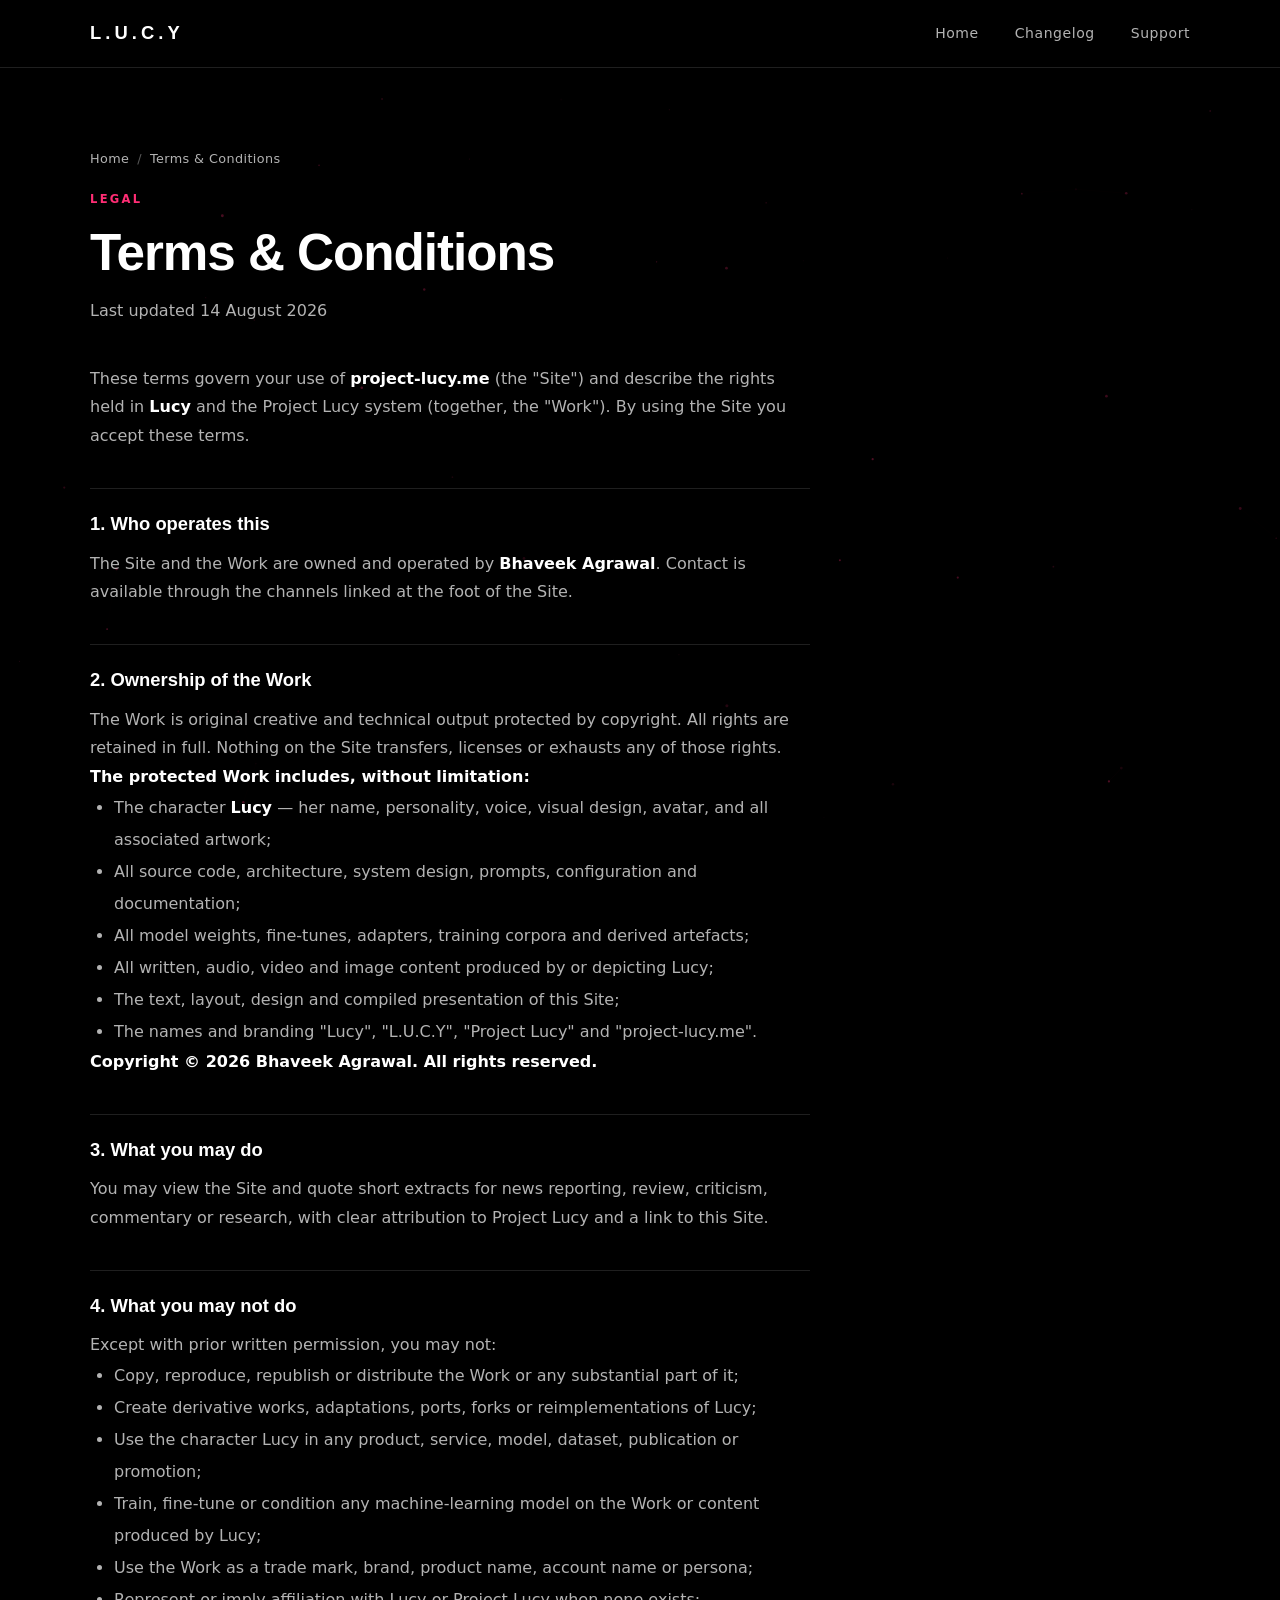
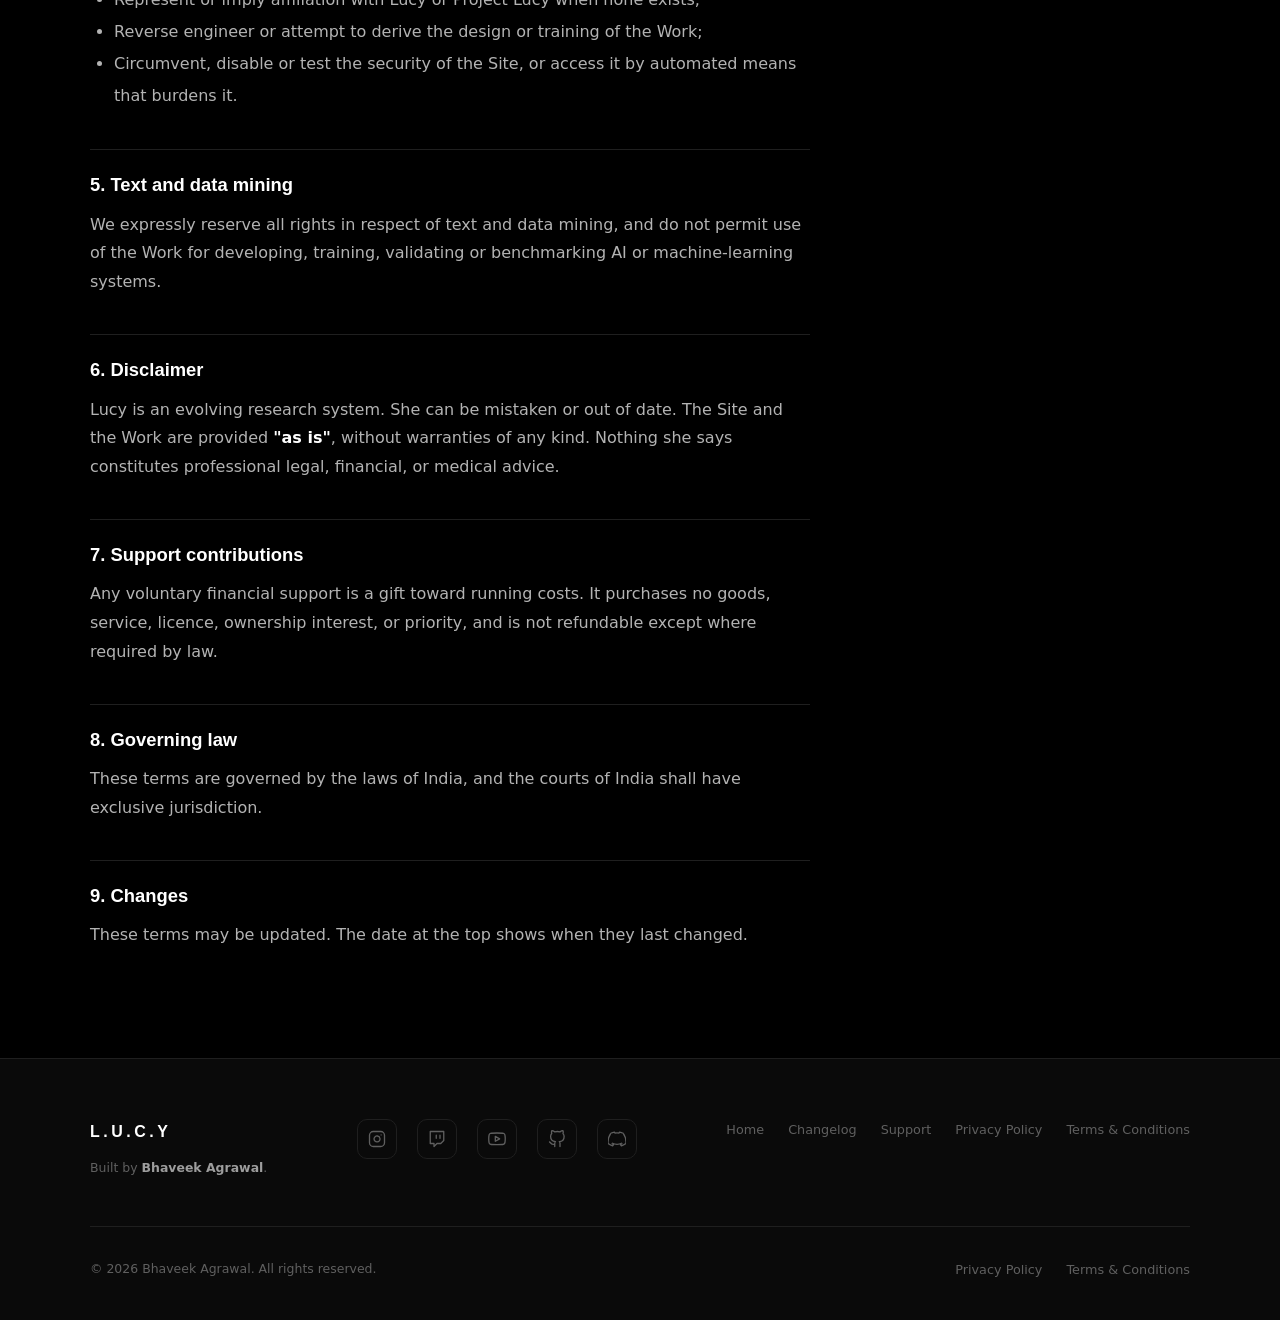
<file: terms.html>
<!DOCTYPE html>
<html lang="en">
<head>
<meta charset="utf-8">
<meta name="viewport" content="width=device-width,initial-scale=1">
<title>Terms &amp; Conditions — L.U.C.Y</title>
<meta name="description" content="Terms of use and intellectual property notice for L.U.C.Y.">
<meta property="og:title" content="Terms &amp; Conditions — L.U.C.Y">
<meta property="og:description" content="The terms that apply to this site and to supporting the project.">
<meta property="og:type" content="website">
<meta name="theme-color" content="#000000">
<meta http-equiv="Content-Security-Policy" content="default-src 'none'; style-src 'self' 'unsafe-inline' https://fonts.googleapis.com; font-src 'self' https://fonts.gstatic.com; img-src 'self' data:; script-src 'self'; connect-src 'none'; form-action 'none'; base-uri 'none'">
<meta name="referrer" content="strict-origin-when-cross-origin">
<meta name="robots" content="index,follow">
<link rel="stylesheet" href="site.css">
<link rel="canonical" href="https://project-lucy.me/terms.html">
<link rel="icon" href="/favicon.ico" sizes="any">
<link rel="icon" href="/favicon.svg" type="image/svg+xml">
<link rel="apple-touch-icon" href="/apple-touch-icon.png">
<link rel="manifest" href="/site.webmanifest">
<meta property="og:url" content="https://project-lucy.me/terms.html">
<meta property="og:site_name" content="L.U.C.Y">
<meta property="og:image" content="https://project-lucy.me/og-image.png">
<meta property="og:image:width" content="1200">
<meta property="og:image:height" content="630">
<meta property="og:image:alt" content="L.U.C.Y — a fully local AI companion">
<meta property="og:locale" content="en_GB">
<meta name="twitter:card" content="summary_large_image">
<meta name="twitter:title" content="Terms &amp; Conditions — L.U.C.Y">
<meta name="twitter:description" content="The terms that apply to this site and to supporting the project.">
<meta name="twitter:image" content="https://project-lucy.me/og-image.png">
<script type="application/ld+json">{"@context": "https://schema.org", "@graph": [{"@type": "WebSite", "@id": "https://project-lucy.me/#website", "name": "L.U.C.Y", "url": "https://project-lucy.me/", "description": "A fully local AI companion - her own voice, memory and personality, running on one home PC.", "inLanguage": "en-GB"}, {"@type": "WebPage", "@id": "https://project-lucy.me/terms.html", "url": "https://project-lucy.me/terms.html", "name": "Terms & Conditions", "isPartOf": {"@id": "https://project-lucy.me/#website"}}, {"@type": "BreadcrumbList", "itemListElement": [{"@type": "ListItem", "position": 1, "name": "Home", "item": "https://project-lucy.me/"}, {"@type": "ListItem", "position": 2, "name": "Terms & Conditions", "item": "https://project-lucy.me/terms.html"}]}]}</script>
</head>
<body>

<canvas id="particle-canvas" aria-hidden="true"></canvas>

<nav class="nav">
  <div class="wrap">
    <a class="brand" href="index.html" id="logo">L.U.C.Y</a>
    <button class="nav-hamburger" id="nav-hamburger" aria-label="Toggle menu" aria-expanded="false">
      <span></span><span></span><span></span>
    </button>
    <div class="nav-links" id="nav-links">
      <a href="index.html" id="nav-home">Home</a>
      <a href="changelog.html" id="nav-changelog">Changelog</a>
      <a href="support.html" id="nav-support">Support</a>
    </div>
  </div>
</nav>

<section class="page-hero">
  <div class="wrap">
    <nav class="crumbs" aria-label="Breadcrumb"><a href="index.html">Home</a><span aria-hidden="true">/</span><span aria-current="page">Terms &amp; Conditions</span></nav>
    <span class="eyebrow">Legal</span>
    <h1>Terms &amp; Conditions</h1>
    <p>Last updated 14 August 2026</p>
  </div>
</section>

<section style="padding-top:0;">
  <div class="wrap">
    <div style="max-width:720px; line-height:1.8;">

      <p style="color:rgba(255,255,255,0.7); margin-bottom:2em;">
        These terms govern your use of <strong style="color:#fff">project-lucy.me</strong> (the "Site") and describe the rights held in <strong style="color:#fff">Lucy</strong> and the Project Lucy system (together, the "Work"). By using the Site you accept these terms.
      </p>

      <h2 style="font-family:'Space Grotesk',sans-serif;font-size:1.15rem;font-weight:600;color:#fff;margin:2em 0 0.5em;padding-top:1em;border-top:1px solid #1f1f1f;">1. Who operates this</h2>
      <p style="color:rgba(255,255,255,0.7);">The Site and the Work are owned and operated by <strong style="color:#fff">Bhaveek Agrawal</strong>. Contact is available through the channels linked at the foot of the Site.</p>

      <h2 style="font-family:'Space Grotesk',sans-serif;font-size:1.15rem;font-weight:600;color:#fff;margin:2em 0 0.5em;padding-top:1em;border-top:1px solid #1f1f1f;">2. Ownership of the Work</h2>
      <p style="color:rgba(255,255,255,0.7);">The Work is original creative and technical output protected by copyright. All rights are retained in full. Nothing on the Site transfers, licenses or exhausts any of those rights.</p>
      <p style="color:rgba(255,255,255,0.7);"><strong style="color:#fff">The protected Work includes, without limitation:</strong></p>
      <ul style="color:rgba(255,255,255,0.7);padding-left:1.5em;line-height:2;">
        <li>The character <strong style="color:#fff">Lucy</strong> — her name, personality, voice, visual design, avatar, and all associated artwork;</li>
        <li>All source code, architecture, system design, prompts, configuration and documentation;</li>
        <li>All model weights, fine-tunes, adapters, training corpora and derived artefacts;</li>
        <li>All written, audio, video and image content produced by or depicting Lucy;</li>
        <li>The text, layout, design and compiled presentation of this Site;</li>
        <li>The names and branding "Lucy", "L.U.C.Y", "Project Lucy" and "project-lucy.me".</li>
      </ul>
      <p style="color:rgba(255,255,255,0.7);"><strong style="color:#fff">Copyright © 2026 Bhaveek Agrawal. All rights reserved.</strong></p>

      <h2 style="font-family:'Space Grotesk',sans-serif;font-size:1.15rem;font-weight:600;color:#fff;margin:2em 0 0.5em;padding-top:1em;border-top:1px solid #1f1f1f;">3. What you may do</h2>
      <p style="color:rgba(255,255,255,0.7);">You may view the Site and quote short extracts for news reporting, review, criticism, commentary or research, with clear attribution to Project Lucy and a link to this Site.</p>

      <h2 style="font-family:'Space Grotesk',sans-serif;font-size:1.15rem;font-weight:600;color:#fff;margin:2em 0 0.5em;padding-top:1em;border-top:1px solid #1f1f1f;">4. What you may not do</h2>
      <p style="color:rgba(255,255,255,0.7);">Except with prior written permission, you may not:</p>
      <ul style="color:rgba(255,255,255,0.7);padding-left:1.5em;line-height:2;">
        <li>Copy, reproduce, republish or distribute the Work or any substantial part of it;</li>
        <li>Create derivative works, adaptations, ports, forks or reimplementations of Lucy;</li>
        <li>Use the character Lucy in any product, service, model, dataset, publication or promotion;</li>
        <li>Train, fine-tune or condition any machine-learning model on the Work or content produced by Lucy;</li>
        <li>Use the Work as a trade mark, brand, product name, account name or persona;</li>
        <li>Represent or imply affiliation with Lucy or Project Lucy when none exists;</li>
        <li>Reverse engineer or attempt to derive the design or training of the Work;</li>
        <li>Circumvent, disable or test the security of the Site, or access it by automated means that burdens it.</li>
      </ul>

      <h2 style="font-family:'Space Grotesk',sans-serif;font-size:1.15rem;font-weight:600;color:#fff;margin:2em 0 0.5em;padding-top:1em;border-top:1px solid #1f1f1f;">5. Text and data mining</h2>
      <p style="color:rgba(255,255,255,0.7);">We expressly reserve all rights in respect of text and data mining, and do not permit use of the Work for developing, training, validating or benchmarking AI or machine-learning systems.</p>

      <h2 style="font-family:'Space Grotesk',sans-serif;font-size:1.15rem;font-weight:600;color:#fff;margin:2em 0 0.5em;padding-top:1em;border-top:1px solid #1f1f1f;">6. Disclaimer</h2>
      <p style="color:rgba(255,255,255,0.7);">Lucy is an evolving research system. She can be mistaken or out of date. The Site and the Work are provided <strong style="color:#fff">"as is"</strong>, without warranties of any kind. Nothing she says constitutes professional legal, financial, or medical advice.</p>

      <h2 style="font-family:'Space Grotesk',sans-serif;font-size:1.15rem;font-weight:600;color:#fff;margin:2em 0 0.5em;padding-top:1em;border-top:1px solid #1f1f1f;">7. Support contributions</h2>
      <p style="color:rgba(255,255,255,0.7);">Any voluntary financial support is a gift toward running costs. It purchases no goods, service, licence, ownership interest, or priority, and is not refundable except where required by law.</p>

      <h2 style="font-family:'Space Grotesk',sans-serif;font-size:1.15rem;font-weight:600;color:#fff;margin:2em 0 0.5em;padding-top:1em;border-top:1px solid #1f1f1f;">8. Governing law</h2>
      <p style="color:rgba(255,255,255,0.7);">These terms are governed by the laws of India, and the courts of India shall have exclusive jurisdiction.</p>

      <h2 style="font-family:'Space Grotesk',sans-serif;font-size:1.15rem;font-weight:600;color:#fff;margin:2em 0 0.5em;padding-top:1em;border-top:1px solid #1f1f1f;">9. Changes</h2>
      <p style="color:rgba(255,255,255,0.7);">These terms may be updated. The date at the top shows when they last changed.</p>

    </div>
  </div>
</section>

<footer>
  <div class="wrap">
    <div class="foot-inner">
      <div class="foot-brand">
        <a class="brand" href="index.html">L.U.C.Y</a>
        <p class="foot-copy">Built by <strong style="color:rgba(255,255,255,0.6)">Bhaveek Agrawal</strong>.</p>
      </div>
      <div class="foot-socials">
        <a href="https://www.instagram.com/de.lu.lucy/" target="_blank" rel="noopener noreferrer" aria-label="Instagram"><svg viewBox="0 0 24 24" fill="none" stroke="currentColor" stroke-width="1.75" stroke-linecap="round" stroke-linejoin="round"><rect x="2" y="2" width="20" height="20" rx="5" ry="5"></rect><path d="M16 11.37A4 4 0 1 1 12.63 8 4 4 0 0 1 16 11.37z"></path><line x1="17.5" y1="6.5" x2="17.51" y2="6.5"></line></svg></a>
        <a href="https://www.twitch.tv/lucydoestwitch" target="_blank" rel="noopener noreferrer" aria-label="Twitch"><svg viewBox="0 0 24 24" fill="none" stroke="currentColor" stroke-width="1.75" stroke-linecap="round" stroke-linejoin="round"><path d="M21 2H3v16h5v4l4-4h5l4-4V2zm-10 9V7m5 4V7"></path></svg></a>
        <a href="https://www.youtube.com/@de-lu-lucy" target="_blank" rel="noopener noreferrer" aria-label="YouTube"><svg viewBox="0 0 24 24" fill="none" stroke="currentColor" stroke-width="1.75" stroke-linecap="round" stroke-linejoin="round"><path d="M22.54 6.42a2.78 2.78 0 0 0-1.94-2C18.88 4 12 4 12 4s-6.88 0-8.6.46a2.78 2.78 0 0 0-1.94 2A29 29 0 0 0 1 11.75a29 29 0 0 0 .46 5.33A2.78 2.78 0 0 0 3.4 19c1.72.46 8.6.46 8.6.46s6.88 0 8.6-.46a2.78 2.78 0 0 0 1.94-2 29 29 0 0 0 .46-5.25 29 29 0 0 0-.46-5.33z"></path><polygon points="9.75 15.02 15.5 11.75 9.75 8.48 9.75 15.02"></polygon></svg></a>
        <a href="https://github.com/lucy0107" target="_blank" rel="noopener noreferrer" aria-label="GitHub"><svg viewBox="0 0 24 24" fill="none" stroke="currentColor" stroke-width="1.75" stroke-linecap="round" stroke-linejoin="round"><path d="M9 19c-5 1.5-5-2.5-7-3m14 6v-3.87a3.37 3.37 0 0 0-.94-2.61c3.14-.35 6.44-1.54 6.44-7A5.44 5.44 0 0 0 20 4.77 5.07 5.07 0 0 0 19.91 1S18.73.65 16 2.48a13.38 13.38 0 0 0-7 0C6.27.65 5.09 1 5.09 1A5.07 5.07 0 0 0 5 4.77a5.44 5.44 0 0 0-1.5 3.78c0 5.42 3.3 6.61 6.44 7A3.37 3.37 0 0 0 9 18.13V22"></path></svg></a>
        <a href="https://discord.gg/U9yv3KqdXH" target="_blank" rel="noopener noreferrer" aria-label="Discord"><svg viewBox="0 0 24 24" fill="none" stroke="currentColor" stroke-width="1.75" stroke-linecap="round" stroke-linejoin="round"><path d="M20.317 4.37a19.791 19.791 0 0 0-4.885-1.515.074.074 0 0 0-.079.037c-.21.375-.444.864-.608 1.25a18.27 18.27 0 0 0-5.487 0 12.64 12.64 0 0 0-.617-1.25.077.077 0 0 0-.079-.037A19.736 19.736 0 0 0 3.677 4.37a.07.07 0 0 0-.032.027C.533 9.046-.32 13.58.099 18.057c.002.022.015.043.033.054a19.9 19.9 0 0 0 5.993 3.03.078.078 0 0 0 .084-.028c.462-.63.874-1.295 1.226-1.994a.076.076 0 0 0-.041-.106 13.107 13.107 0 0 1-1.872-.892.077.077 0 0 1-.008-.128 10.2 10.2 0 0 0 .372-.292.074.074 0 0 1 .077-.01c3.928 1.793 8.18 1.793 12.062 0a.074.074 0 0 1 .078.01c.12.098.246.198.373.292a.077.077 0 0 1-.006.127 12.299 12.299 0 0 1-1.873.892.077.077 0 0 0-.041.107c.36.698.772 1.362 1.225 1.993a.076.076 0 0 0 .084.028 19.839 19.839 0 0 0 6.002-3.03.077.077 0 0 0 .032-.054c.5-5.177-.838-9.674-3.549-13.66a.061.061 0 0 0-.031-.03z"></path></svg></a>
      </div>
      <div class="foot-links">
        <a href="index.html">Home</a>
        <a href="changelog.html">Changelog</a>
        <a href="support.html">Support</a>
        <a href="privacy.html">Privacy Policy</a>
        <a href="terms.html">Terms &amp; Conditions</a>
      </div>
    </div>
    <div class="foot-bottom">
      <p class="foot-bottom-copy">© 2026 Bhaveek Agrawal. All rights reserved.</p>
      <div class="foot-links">
        <a href="privacy.html">Privacy Policy</a>
        <a href="terms.html">Terms &amp; Conditions</a>
      </div>
    </div>
  </div>
</footer>

<script src="site.js"></script>
</body>
</html>
</file>
<file: site.css>
/* ─────────────────────────────────────────────────────
   Project Lucy — Black / White / Pink Theme
   Clean, minimalistic, premium.
───────────────────────────────────────────────────── */

@import url('https://fonts.googleapis.com/css2?family=Inter:wght@300;400;500;600;700;800&family=Space+Grotesk:wght@400;500;600;700&display=swap');

:root {
  /* Core Palette */
  --black:        #000000;
  --black-soft:   #0a0a0a;
  --black-panel:  #111111;
  --black-card:   #161616;
  --black-border: #1f1f1f;

  --white:        #ffffff;
  --white-dim:    rgba(255,255,255,0.7);
  --white-faint:  rgba(255,255,255,0.35);
  --white-ghost:  rgba(255,255,255,0.08);

  --pink:         #ff2d74;
  --pink-glow:    rgba(255,45,116,0.25);
  --pink-faint:   rgba(255,45,116,0.1);
  --pink-border:  rgba(255,45,116,0.25);
  --pink-dim:     rgba(255,45,116,0.6);

  /* Typography */
  --font-main: 'Inter', system-ui, sans-serif;
  --font-head: 'Space Grotesk', 'Inter', sans-serif;

  /* Sizes */
  --wrap: 1100px;
  --nav-h: 68px;
}

*, *::before, *::after { box-sizing: border-box; margin: 0; padding: 0; }

html {
  scroll-behavior: smooth;
  font-size: 16px;
}

body {
  background: var(--black);
  color: var(--white);
  font-family: var(--font-main);
  line-height: 1.65;
  -webkit-font-smoothing: antialiased;
  -moz-osx-font-smoothing: grayscale;
  overflow-x: hidden;
}

/* ── Particle Canvas ── */
#particle-canvas {
  position: fixed; top: 0; left: 0;
  width: 100%; height: 100%;
  z-index: 0; pointer-events: none;
}

/* ── Layout ── */
.wrap {
  width: 92%;
  max-width: var(--wrap);
  margin: 0 auto;
  position: relative;
  z-index: 2;
}

/* ── Navigation ── */
.nav {
  position: fixed; top: 0; left: 0; right: 0;
  z-index: 200;
  height: var(--nav-h);
  display: flex; align-items: center;
  background: rgba(0,0,0,0.85);
  backdrop-filter: blur(16px);
  -webkit-backdrop-filter: blur(16px);
  border-bottom: 1px solid var(--black-border);
  transition: border-color 0.3s;
}
.nav .wrap {
  display: flex;
  align-items: center;
  justify-content: space-between;
}

/* Brand — "L.U.C.Y" */
.brand {
  font-family: var(--font-head);
  font-size: 1.15rem;
  font-weight: 700;
  letter-spacing: 0.22em;
  color: var(--white);
  text-decoration: none;
  display: flex;
  align-items: center;
  gap: 0;
  text-transform: uppercase;
  transition: color 0.2s;
}
.brand:hover { color: var(--pink); }

/* Nav links */
.nav-links {
  display: flex;
  align-items: center;
  gap: 36px;
}
.nav-links a {
  font-family: var(--font-main);
  font-size: 0.875rem;
  font-weight: 500;
  color: var(--white-dim);
  text-decoration: none;
  letter-spacing: 0.04em;
  transition: color 0.2s;
  position: relative;
}
.nav-links a::after {
  content: '';
  position: absolute;
  bottom: -3px; left: 0; right: 0;
  height: 1px;
  background: var(--pink);
  transform: scaleX(0);
  transform-origin: left;
  transition: transform 0.25s ease;
}
.nav-links a:hover,
.nav-links a.active { color: var(--white); }
.nav-links a:hover::after,
.nav-links a.active::after { transform: scaleX(1); }

/* Mobile hamburger */
.nav-hamburger {
  display: none;
  background: none; border: none; cursor: pointer;
  width: 26px; height: 18px;
  position: relative; z-index: 201;
  flex-direction: column; justify-content: space-between;
}
.nav-hamburger span {
  display: block; width: 100%; height: 1.5px;
  background: var(--white);
  transition: transform 0.3s, opacity 0.3s;
}
.nav-hamburger.open span:nth-child(1) { transform: translateY(8px) rotate(45deg); }
.nav-hamburger.open span:nth-child(2) { opacity: 0; }
.nav-hamburger.open span:nth-child(3) { transform: translateY(-8px) rotate(-45deg); }

/* ── Scroll Reveal ── */
.reveal {
  opacity: 0;
  transform: translateY(20px);
  transition: opacity 0.75s cubic-bezier(0.16,1,0.3,1),
              transform 0.75s cubic-bezier(0.16,1,0.3,1);
}
.reveal.in, .reveal.visible { opacity: 1; transform: translateY(0); }

/* ── HERO ── */
.hero {
  min-height: 100vh;
  display: flex;
  align-items: center;
  padding-top: var(--nav-h);
  position: relative;
  overflow: hidden;
}

/* Drifting LUCY text background */
.hero-bg-text {
  position: absolute;
  inset: 0;
  display: flex;
  align-items: center;
  overflow: hidden;
  z-index: 0;
  pointer-events: none;
  user-select: none;
}
.hero-bg-text span {
  font-family: var(--font-head);
  font-size: clamp(14rem, 22vw, 26rem);
  font-weight: 800;
  white-space: nowrap;
  color: transparent;
  -webkit-text-stroke: 1.5px rgba(255,255,255,0.04);
  animation: drift 28s linear infinite;
  flex-shrink: 0;
}
@keyframes drift {
  from { transform: translateX(0); }
  to   { transform: translateX(-50%); }
}

/* Pink ambient glow */
.hero-glow {
  position: absolute;
  width: 700px; height: 700px;
  background: radial-gradient(circle, rgba(255,45,116,0.12) 0%, transparent 70%);
  border-radius: 50%;
  top: 50%; left: 50%;
  transform: translate(-50%, -60%);
  z-index: 0;
  pointer-events: none;
  animation: pulse-glow 6s ease-in-out infinite alternate;
}
@keyframes pulse-glow {
  from { opacity: 0.7; transform: translate(-50%, -60%) scale(1); }
  to   { opacity: 1;   transform: translate(-50%, -60%) scale(1.1); }
}

.hero .wrap {
  display: grid;
  grid-template-columns: 1fr 1fr;
  gap: 60px;
  align-items: center;
  padding-top: 60px;
  padding-bottom: 60px;
}

.hero-text { position: relative; z-index: 2; }
.hero-text .eyebrow {
  display: inline-block;
  font-family: var(--font-main);
  font-size: 0.7rem;
  font-weight: 600;
  letter-spacing: 0.25em;
  text-transform: uppercase;
  color: var(--pink);
  margin-bottom: 20px;
  padding: 6px 14px;
  border: 1px solid var(--pink-border);
  border-radius: 100px;
}
.hero-text h1 {
  font-family: var(--font-head);
  font-size: clamp(2.8rem, 5vw, 4.8rem);
  font-weight: 700;
  line-height: 1.08;
  letter-spacing: -0.03em;
  color: var(--white);
  margin-bottom: 24px;
}
.hero-text h1 em {
  font-style: normal;
  color: var(--pink);
}
.hero-text .lede {
  font-size: 1.05rem;
  color: var(--white-dim);
  line-height: 1.7;
  max-width: 520px;
  margin-bottom: 40px;
}
.hero-cta {
  display: flex;
  gap: 16px;
  flex-wrap: wrap;
  align-items: center;
}

/* ── Buttons ── */
.btn {
  display: inline-flex; align-items: center; justify-content: center;
  padding: 13px 28px;
  font-family: var(--font-main);
  font-size: 0.875rem;
  font-weight: 600;
  letter-spacing: 0.04em;
  text-decoration: none;
  border-radius: 8px;
  border: 1px solid transparent;
  cursor: pointer;
  transition: all 0.25s ease;
  white-space: nowrap;
}
.btn-primary {
  background: var(--pink);
  color: #fff;
  box-shadow: 0 0 24px var(--pink-glow);
}
.btn-primary:hover {
  background: #ff4d88;
  box-shadow: 0 0 36px rgba(255,45,116,0.45);
  transform: translateY(-1px);
}
.btn-outline {
  background: transparent;
  border-color: rgba(255,255,255,0.2);
  color: var(--white-dim);
}
.btn-outline:hover {
  border-color: var(--pink);
  color: var(--white);
  background: var(--pink-faint);
}

/* Hero image side */
.hero-image-wrap {
  position: relative;
  z-index: 2;
  display: flex;
  justify-content: center;
  align-items: flex-end;
}
.hero-image-inner {
  position: relative;
  width: 360px;
  max-width: 100%;
}
.hero-image-inner img {
  width: 100%;
  height: auto;
  display: block;
  filter: drop-shadow(0 0 40px rgba(255,45,116,0.25));
  transition: filter 0.4s;
}
.hero-image-inner:hover img {
  filter: drop-shadow(0 0 60px rgba(255,45,116,0.4));
}

/* Floating badge on image */
.hero-badge {
  position: absolute;
  bottom: 24px;
  left: -20px;
  background: rgba(255,255,255,0.06);
  border: 1px solid rgba(255,255,255,0.12);
  backdrop-filter: blur(12px);
  border-radius: 12px;
  padding: 12px 18px;
  font-size: 0.8rem;
  color: var(--white-dim);
  font-style: italic;
}
.hero-badge strong {
  display: block;
  color: var(--white);
  font-style: normal;
  font-weight: 600;
  margin-bottom: 2px;
}

/* ── Stats strip ── */
.stats-strip {
  border-top: 1px solid var(--black-border);
  border-bottom: 1px solid var(--black-border);
  padding: 48px 0;
  background: var(--black-soft);
}
.stats-strip .wrap {
  display: grid;
  grid-template-columns: repeat(4, 1fr);
  gap: 1px;
}
.stat-item {
  padding: 20px 32px;
  text-align: center;
  border-right: 1px solid var(--black-border);
}
.stat-item:last-child { border-right: none; }
.stat-num {
  font-family: var(--font-head);
  font-size: clamp(2rem, 3vw, 3rem);
  font-weight: 700;
  color: var(--pink);
  display: block;
  line-height: 1;
  margin-bottom: 8px;
}
.stat-label {
  font-size: 0.72rem;
  font-weight: 600;
  letter-spacing: 0.15em;
  text-transform: uppercase;
  color: var(--white-faint);
}

/* ── Sections ── */
section { padding: clamp(80px, 12vh, 140px) 0; position: relative; }

.section-label {
  display: inline-block;
  font-size: 0.7rem;
  font-weight: 700;
  letter-spacing: 0.25em;
  text-transform: uppercase;
  color: var(--pink);
  margin-bottom: 16px;
}
.section-title {
  font-family: var(--font-head);
  font-size: clamp(1.8rem, 3.5vw, 3rem);
  font-weight: 700;
  line-height: 1.1;
  letter-spacing: -0.02em;
  color: var(--white);
  margin-bottom: 20px;
}
.section-subtitle {
  font-size: 1rem;
  color: var(--white-dim);
  line-height: 1.7;
  max-width: 580px;
}

/* ── Feature Cards ── */
.card-grid {
  display: grid;
  grid-template-columns: repeat(3, 1fr);
  gap: 20px;
  margin-top: 56px;
}
.card {
  background: var(--black-card);
  border: 1px solid var(--black-border);
  border-radius: 16px;
  padding: 36px 32px;
  position: relative;
  overflow: hidden;
  transition: border-color 0.3s, transform 0.3s;
}
.card::before {
  content: '';
  position: absolute;
  top: 0; left: 0; right: 0;
  height: 1px;
  background: linear-gradient(90deg, transparent, var(--pink), transparent);
  opacity: 0;
  transition: opacity 0.3s;
}
.card:hover {
  border-color: rgba(255,45,116,0.3);
  transform: translateY(-4px);
}
.card:hover::before { opacity: 1; }
.card-num {
  font-family: var(--font-head);
  font-size: 0.7rem;
  font-weight: 700;
  letter-spacing: 0.2em;
  color: var(--pink);
  margin-bottom: 20px;
  display: block;
}
.card h3 {
  font-family: var(--font-head);
  font-size: 1.1rem;
  font-weight: 600;
  color: var(--white);
  margin-bottom: 12px;
  line-height: 1.25;
}
.card p {
  font-size: 0.875rem;
  color: var(--white-dim);
  line-height: 1.7;
}

/* ── Divider ── */
.divider {
  height: 1px;
  background: var(--black-border);
  max-width: var(--wrap);
  margin: 0 auto;
}

/* ── Support / Socials section ── */
.support-hero {
  text-align: center;
  max-width: 620px;
  margin: 0 auto;
  padding-top: 80px;
}
.social-cards {
  display: grid;
  grid-template-columns: repeat(auto-fit, minmax(200px, 1fr));
  gap: 16px;
  margin-top: 52px;
}
.social-card {
  display: flex;
  flex-direction: column;
  align-items: center;
  gap: 12px;
  padding: 32px 24px;
  background: var(--black-card);
  border: 1px solid var(--black-border);
  border-radius: 16px;
  text-decoration: none;
  color: var(--white-dim);
  transition: all 0.3s;
  position: relative;
  overflow: hidden;
}
.social-card::after {
  content: '';
  position: absolute;
  inset: 0;
  border-radius: 16px;
  opacity: 0;
  transition: opacity 0.3s;
}
.social-card:hover {
  color: var(--white);
  transform: translateY(-4px);
  border-color: rgba(255,45,116,0.3);
}
.social-card svg {
  width: 28px; height: 28px;
  stroke: currentColor;
  flex-shrink: 0;
}
.social-card-name {
  font-weight: 600;
  font-size: 0.9rem;
  text-align: center;
}
.social-card-handle {
  font-size: 0.75rem;
  color: var(--pink);
  text-align: center;
}
.social-card:hover svg { stroke: var(--pink); }

/* Discord card special */
.social-card.discord:hover {
  border-color: rgba(114,137,218,0.4);
  background: rgba(114,137,218,0.05);
}
.social-card.discord:hover svg { stroke: #7289da; }
.social-card.discord:hover .social-card-handle { color: #7289da; }

/* Donate section */
.donate-section {
  max-width: 600px;
  margin: 80px auto 0;
  text-align: center;
}
.donate-section h2 {
  font-family: var(--font-head);
  font-size: 1.6rem;
  font-weight: 700;
  color: var(--white);
  margin-bottom: 12px;
}
.donate-section p {
  font-size: 0.9rem;
  color: var(--white-dim);
  margin-bottom: 32px;
  line-height: 1.7;
}
.donate-amounts {
  display: flex;
  gap: 12px;
  justify-content: center;
  flex-wrap: wrap;
  margin-bottom: 20px;
}
.donate-btn {
  background: var(--black-card);
  border: 1px solid var(--black-border);
  border-radius: 12px;
  padding: 18px 28px;
  cursor: pointer;
  transition: all 0.25s;
  text-align: center;
  min-width: 120px;
}
.donate-btn:hover {
  border-color: var(--pink);
  background: var(--pink-faint);
}
.donate-btn .amt {
  display: block;
  font-family: var(--font-head);
  font-size: 1.3rem;
  font-weight: 700;
  color: var(--white);
  margin-bottom: 4px;
}
.donate-btn .lbl {
  font-size: 0.72rem;
  color: var(--white-faint);
  letter-spacing: 0.08em;
}
.custom-input-wrap {
  display: flex;
  gap: 12px;
  margin-top: 20px;
}
.custom-amount {
  flex: 1;
  padding: 13px 16px;
  background: var(--black-card);
  border: 1px solid var(--black-border);
  color: var(--white);
  font-family: var(--font-main);
  font-size: 0.9rem;
  border-radius: 8px;
  outline: none;
  transition: border-color 0.2s;
}
.custom-amount:focus { border-color: var(--pink); }
.custom-amount::placeholder { color: var(--white-faint); }

/* ── Changelog ── */
.changelog-list { max-width: 720px; margin: 0 auto; }
.log-entry {
  display: grid;
  grid-template-columns: 112px 1fr;
  gap: 36px;
  padding: 40px 0;
  border-bottom: 1px solid var(--black-border);
  align-items: start;
}
.log-entry:last-child { border-bottom: none; }
.log-date {
  font-family: var(--font-main);
  font-size: 0.72rem;
  font-weight: 600;
  letter-spacing: 0.12em;
  text-transform: uppercase;
  color: var(--white-faint);
  padding-top: 6px;
}
.log-tag {
  display: inline-block;
  font-size: 0.7rem;
  font-weight: 600;
  letter-spacing: 0.1em;
  text-transform: uppercase;
  color: var(--pink);
  border: 1px solid var(--pink-border);
  border-radius: 100px;
  padding: 3px 12px;
  margin-bottom: 14px;
}
.log-body h3 {
  font-family: var(--font-head);
  font-size: 1.05rem;
  font-weight: 600;
  color: var(--white);
  margin-bottom: 10px;
  line-height: 1.3;
}
.log-body p {
  font-size: 0.875rem;
  color: var(--white-dim);
  line-height: 1.75;
}

/* Page hero (inner pages) */
.page-hero {
  padding-top: calc(var(--nav-h) + 80px);
  padding-bottom: 40px;
}
.page-hero .eyebrow {
  display: inline-block;
  font-size: 0.72rem;
  font-weight: 700;
  letter-spacing: 0.2em;
  text-transform: uppercase;
  color: var(--pink);
  margin-bottom: 16px;
}
.page-hero h1 {
  font-family: var(--font-head);
  font-size: clamp(2.2rem, 4vw, 3.5rem);
  font-weight: 700;
  letter-spacing: -0.02em;
  color: var(--white);
  line-height: 1.1;
  margin-bottom: 16px;
}
.page-hero p {
  font-size: 1rem;
  color: var(--white-dim);
  max-width: 580px;
  line-height: 1.7;
}

/* ── Footer ── */
footer {
  border-top: 1px solid var(--black-border);
  padding: 60px 0 40px;
  background: var(--black-soft);
}
.foot-inner {
  display: flex;
  justify-content: space-between;
  align-items: flex-start;
  gap: 40px;
  flex-wrap: wrap;
  margin-bottom: 48px;
}
.foot-brand {
  display: flex;
  flex-direction: column;
  gap: 12px;
}
.foot-brand .brand {
  font-size: 1rem;
}
.foot-copy {
  font-size: 0.78rem;
  color: var(--white-faint);
  line-height: 1.6;
}

.foot-socials {
  display: flex;
  gap: 20px;
  align-items: center;
  flex-wrap: wrap;
}
.foot-socials a {
  display: flex;
  align-items: center;
  justify-content: center;
  width: 40px; height: 40px;
  border-radius: 10px;
  border: 1px solid var(--black-border);
  color: var(--white-faint);
  transition: all 0.25s;
  text-decoration: none;
}
.foot-socials a svg { width: 18px; height: 18px; }
.foot-socials a:hover {
  color: var(--pink);
  border-color: var(--pink-border);
  background: var(--pink-faint);
}

.foot-links {
  display: flex;
  gap: 24px;
  align-items: center;
  flex-wrap: wrap;
}
.foot-links a {
  font-size: 0.8rem;
  color: var(--white-faint);
  text-decoration: none;
  transition: color 0.2s;
}
.foot-links a:hover { color: var(--white); }

.foot-bottom {
  padding-top: 32px;
  border-top: 1px solid var(--black-border);
  display: flex;
  align-items: center;
  justify-content: space-between;
  gap: 20px;
  flex-wrap: wrap;
}
.foot-bottom-copy {
  font-size: 0.78rem;
  color: var(--white-faint);
}

/* ── Utilities ── */
.text-pink { color: var(--pink); }
.text-center { text-align: center; }

/* ── Responsive ── */
@media (max-width: 900px) {
  .hero .wrap {
    grid-template-columns: 1fr;
    text-align: center;
    gap: 40px;
  }
  /* A 1fr TRACK WILL NOT SHRINK BELOW ITS CONTENT unless you say so: `min-width: auto` is the
     default for a grid item, so `.hero-image-inner { width: 360px }` sized the whole column to
     360px and its own `max-width: 100%` could never bite - the parent had already grown to match
     it. Measured on a 360 px viewport: the hero text and image both sat 14 px past the right edge
     and their last 14 px were clipped, while the page itself reported no horizontal overflow, so
     nothing looked wrong from the outside. `min-width: 0` lets the track shrink and the image's
     own max-width takes over. */
  .hero .wrap > * { min-width: 0; }
  .hero-image-inner { width: 100%; max-width: 360px; }
  .hero-text .lede { margin-left: auto; margin-right: auto; }
  .hero-cta { justify-content: center; }
  .hero-image-wrap { justify-content: center; }
  .hero-badge { left: 0; }

  .card-grid { grid-template-columns: repeat(2, 1fr); }
  .stats-strip .wrap { grid-template-columns: repeat(2, 1fr); }
  .stat-item { border-right: none; border-bottom: 1px solid var(--black-border); }
  .stat-item:nth-child(2n) { border-right: none; }

  .log-entry { grid-template-columns: 1fr; gap: 12px; }
}

@media (max-width: 640px) {
  .nav-links {
    position: fixed;
    inset: var(--nav-h) 0 0 0;
    background: var(--black);
    flex-direction: column;
    align-items: flex-start;
    padding: 48px 5%;
    gap: 28px;
    display: none;
    z-index: 199;
    border-top: 1px solid var(--black-border);
  }
  .nav-links.open { display: flex; }
  .nav-links a { font-size: 1.1rem; }
  .nav-hamburger { display: flex; }

  .card-grid { grid-template-columns: 1fr; }
  .stats-strip .wrap { grid-template-columns: 1fr 1fr; }
  .donate-amounts { flex-direction: column; align-items: center; }
  .custom-input-wrap { flex-direction: column; }

  .foot-inner { flex-direction: column; gap: 32px; }
  .foot-bottom { flex-direction: column; text-align: center; }
}

/* Breadcrumbs: where this page sits under Home. Quiet on purpose - a trail, not a nav bar. */
.crumbs {
  display: flex;
  align-items: center;
  gap: 0.5rem;
  margin: 0 0 1rem;
  font-size: 0.8rem;
  letter-spacing: 0.03em;
  color: var(--white-faint);
}
.crumbs a { color: var(--white-dim); text-decoration: none; }
.crumbs a:hover, .crumbs a:focus-visible { color: var(--pink); }
.crumbs [aria-current="page"] { color: var(--white-dim); }

/* A changelog entry that was corrected after it went up says so beside its date. */
.log-updated { display: inline-block; margin-top: 6px; color: var(--pink); letter-spacing: 0.08em; }
</file>
